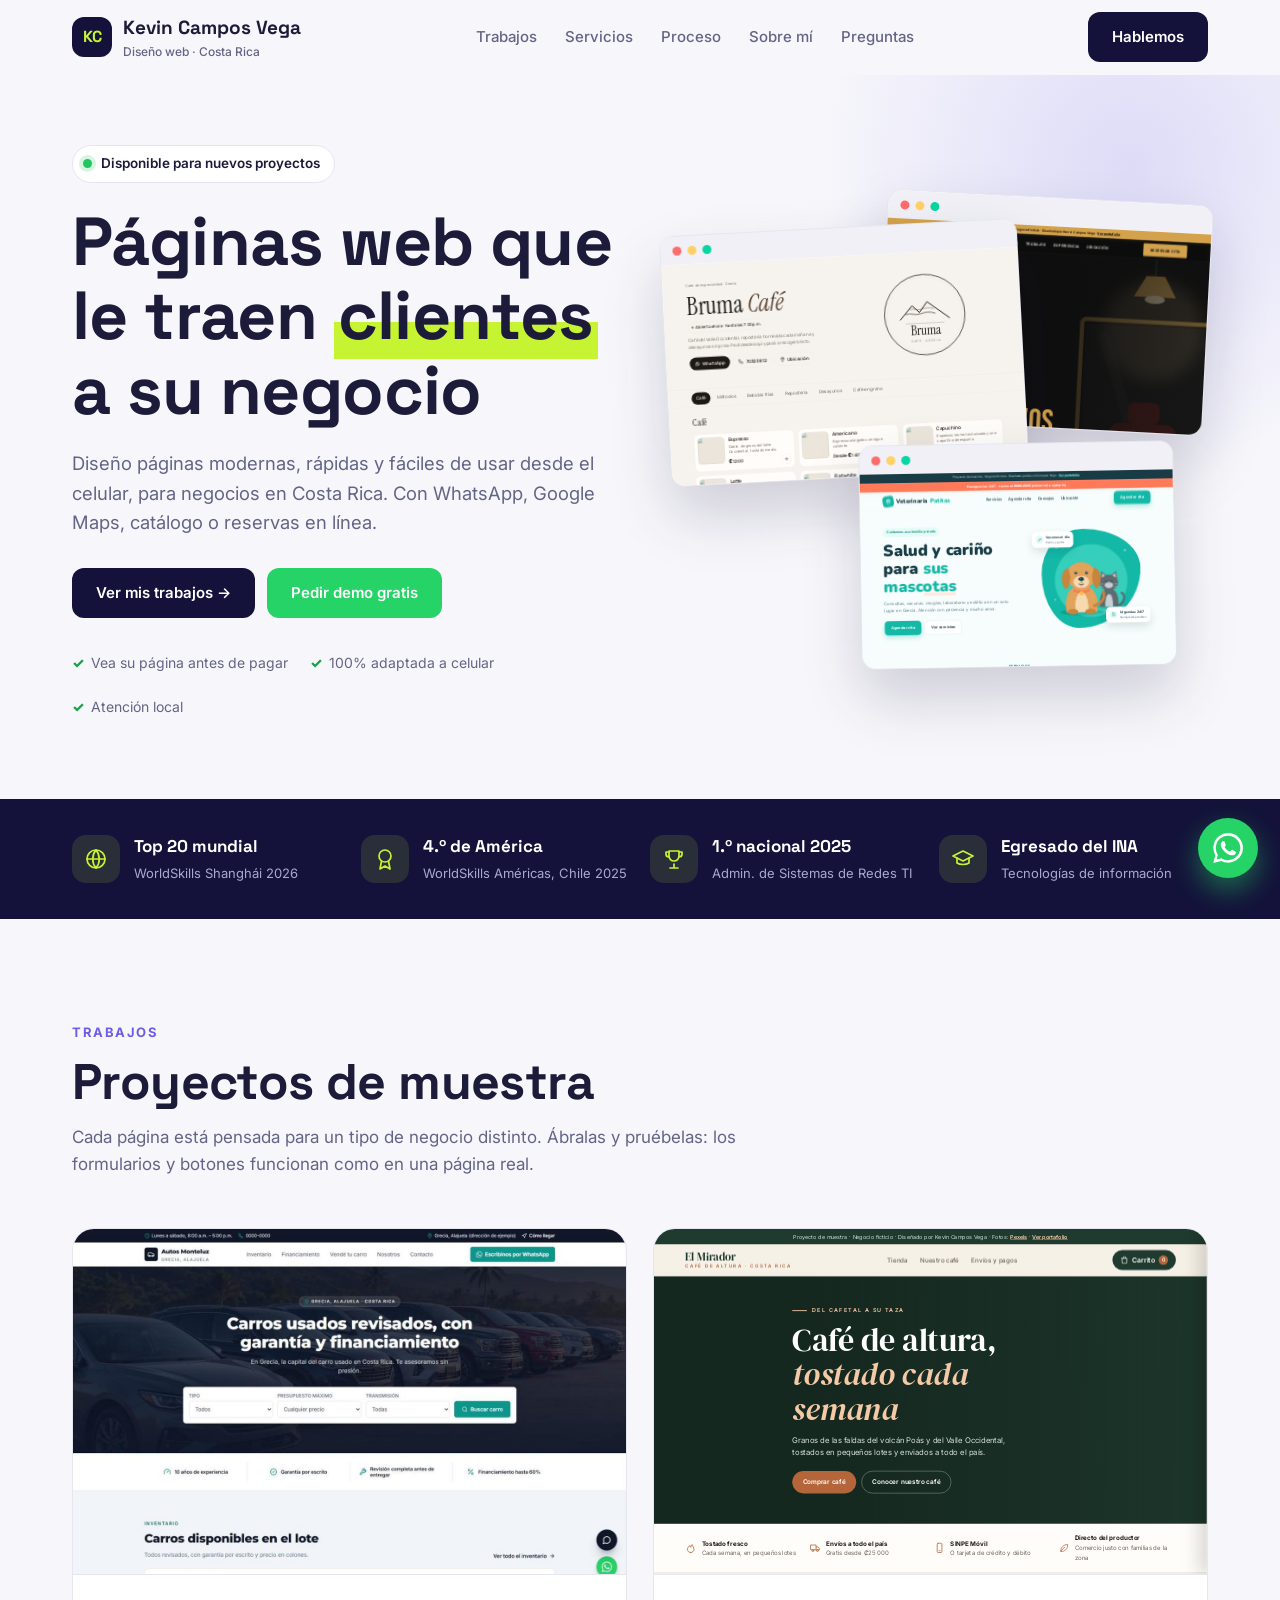
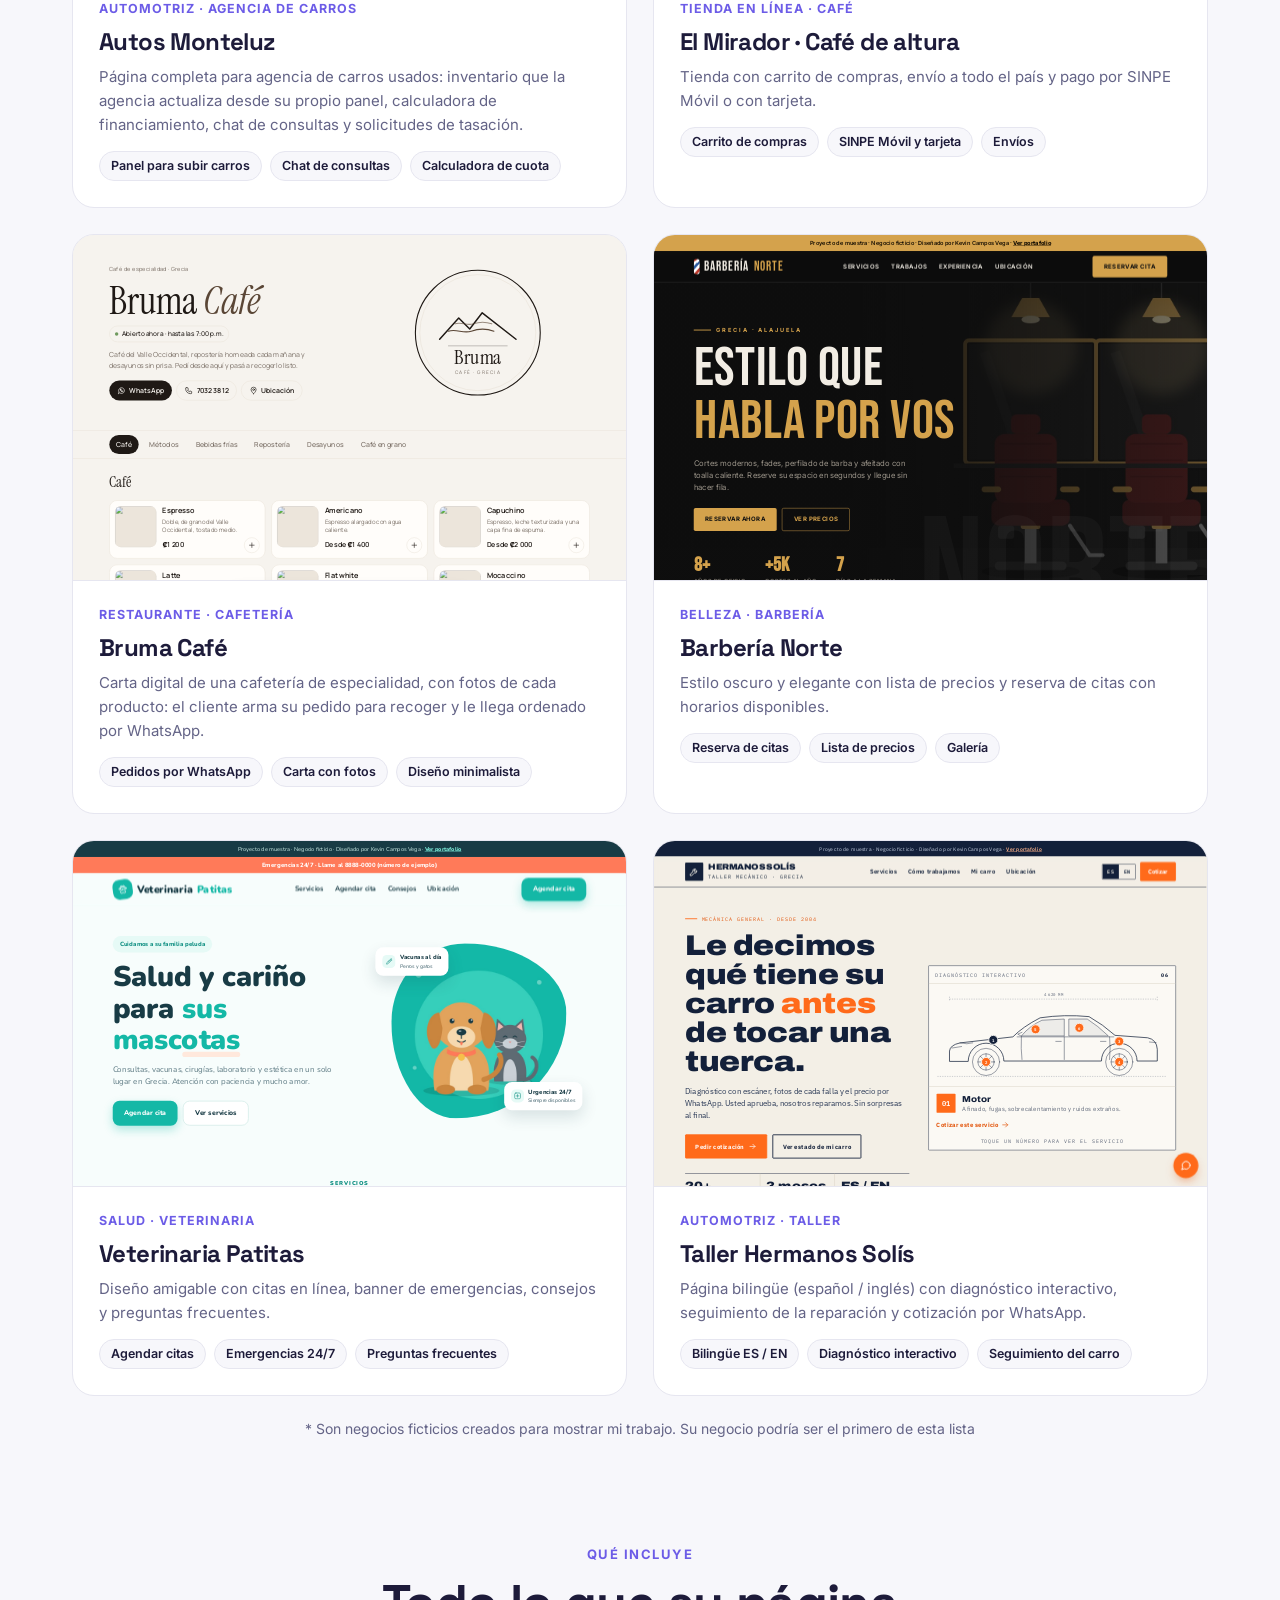
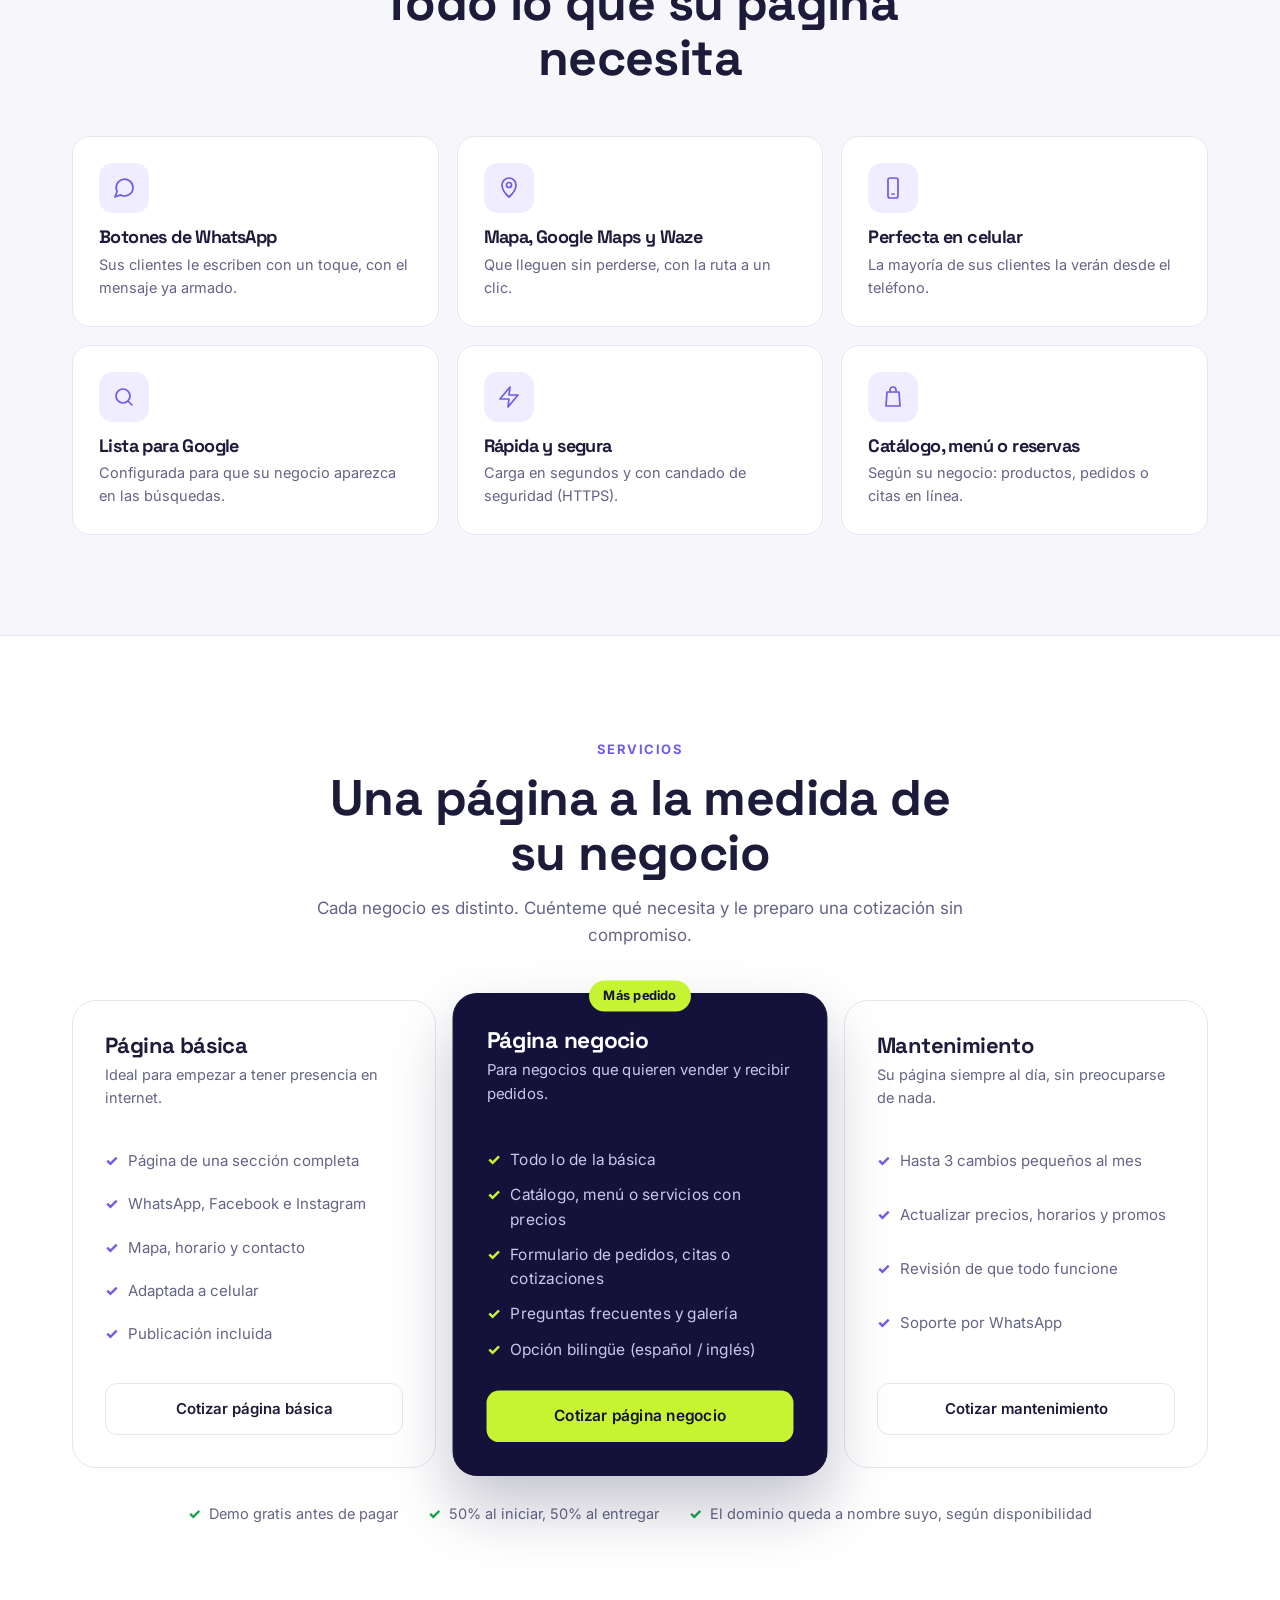
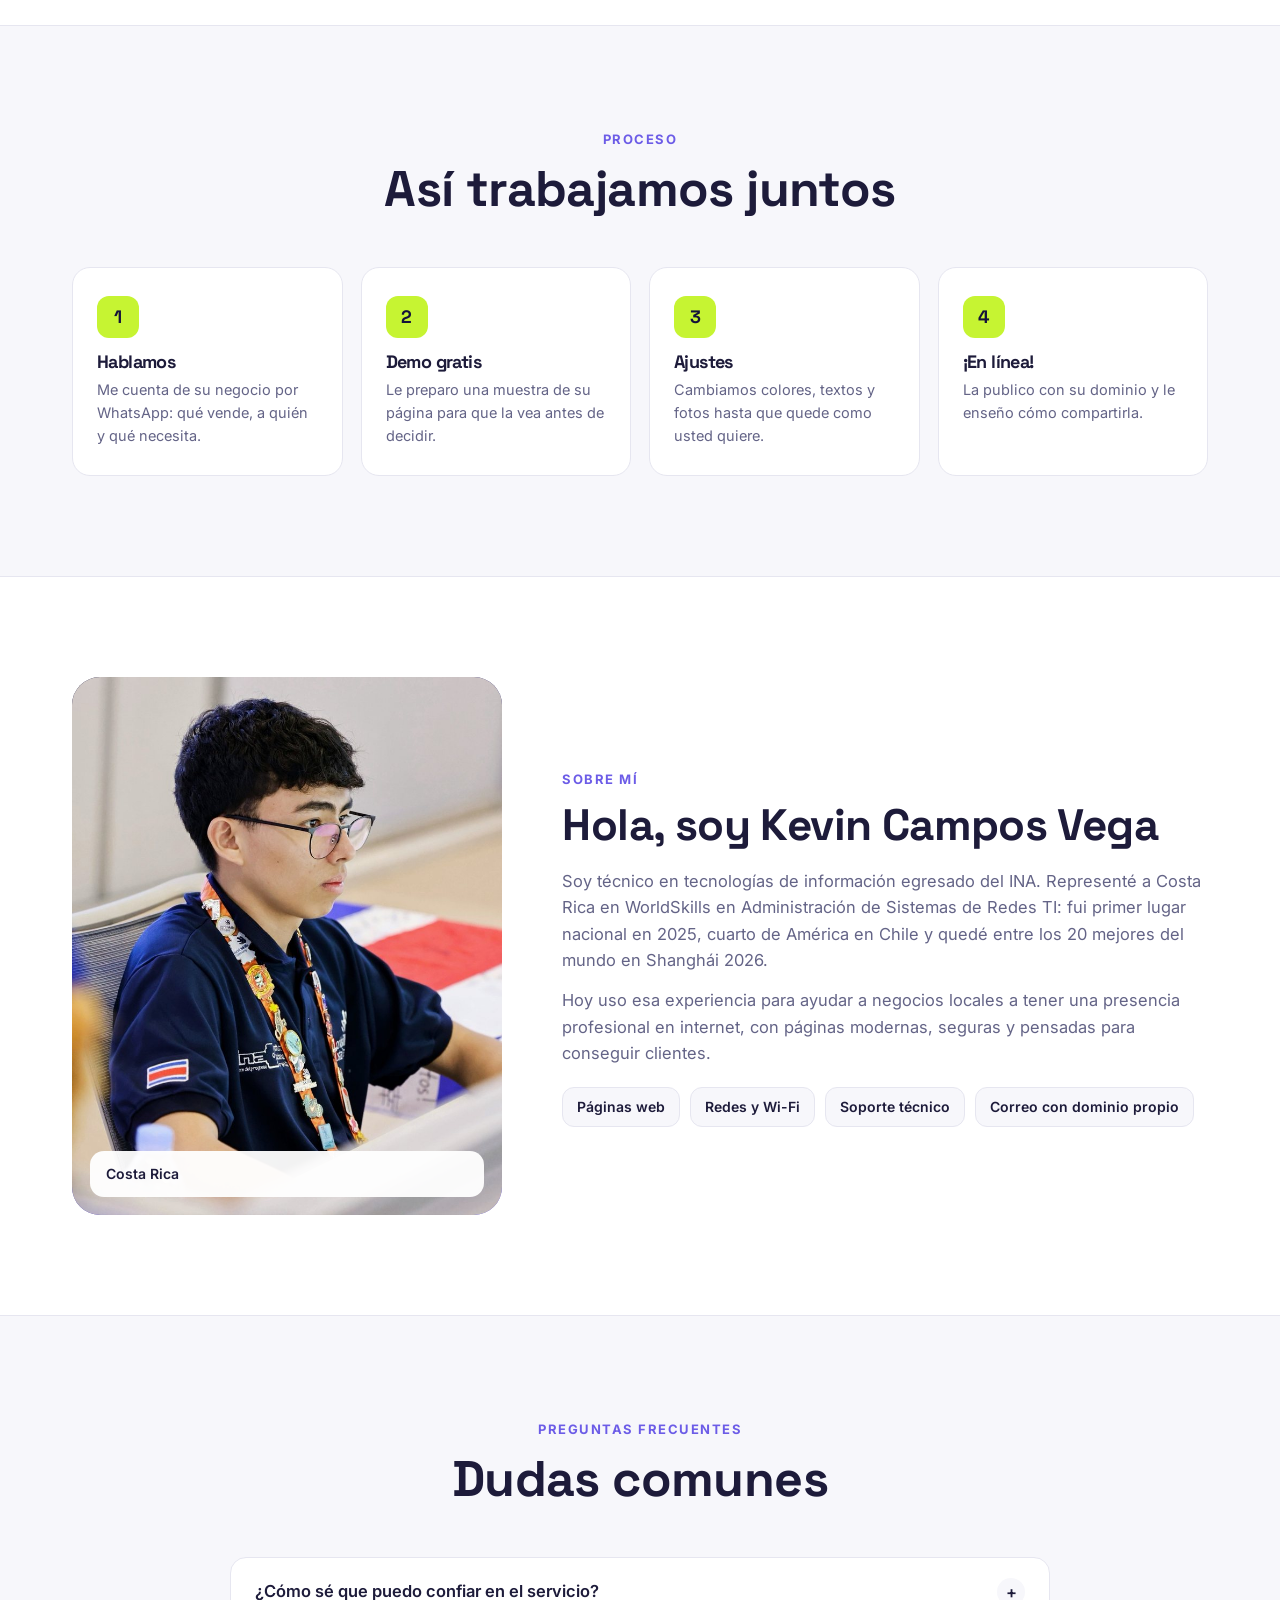
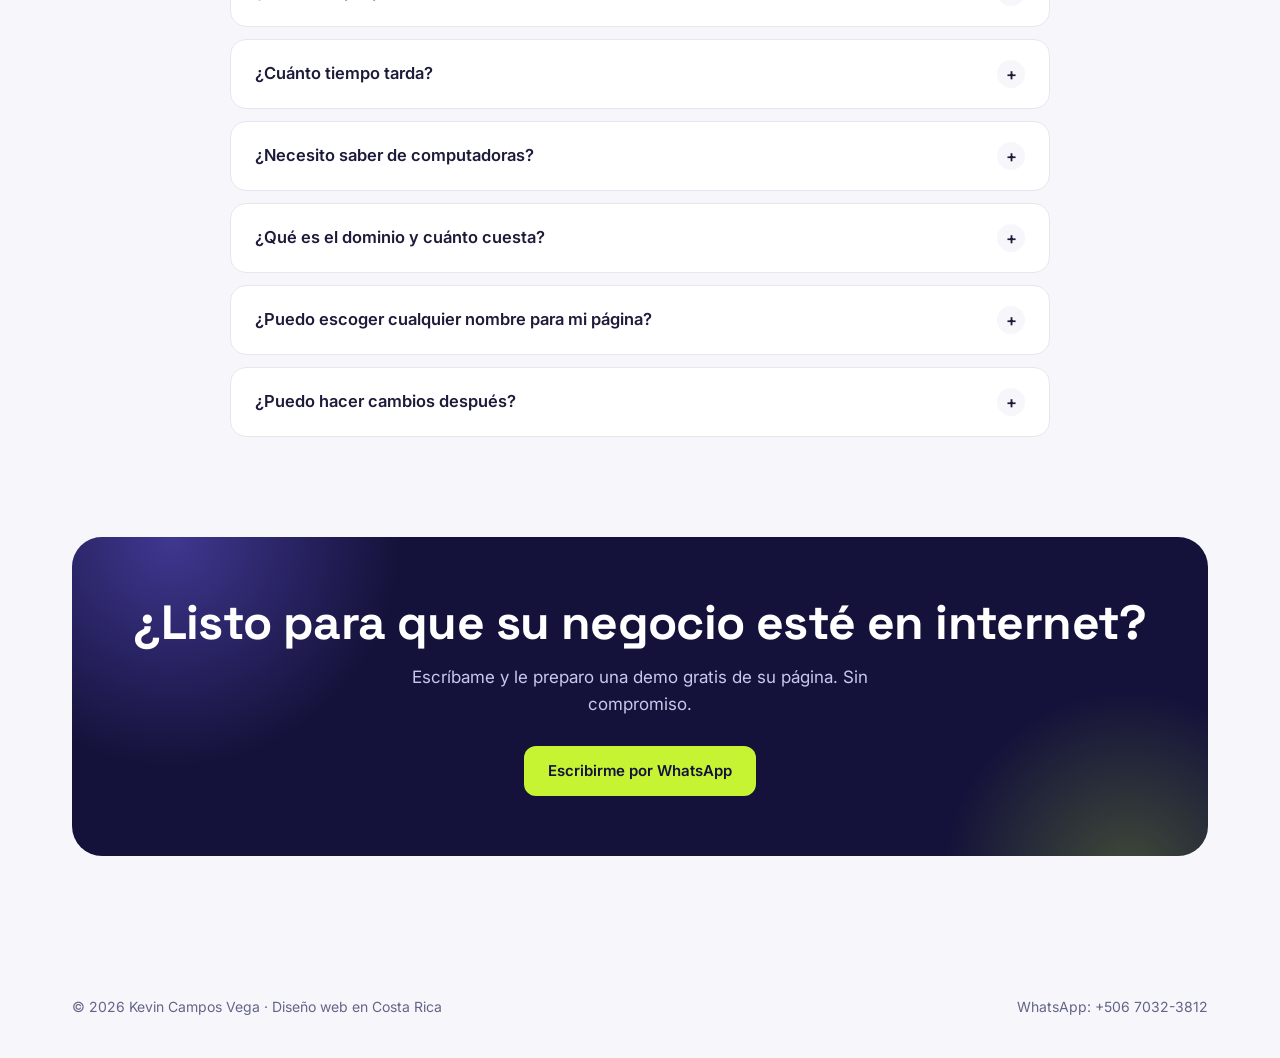
<file: index.html>
<!DOCTYPE html>
<html lang="es">
<head>
<meta charset="UTF-8">
<meta name="viewport" content="width=device-width, initial-scale=1.0">
<title>Kevin Campos Vega · Páginas web para negocios en Costa Rica</title>
<meta name="description" content="Diseño páginas web modernas para negocios en Costa Rica: WhatsApp, Google Maps, catálogo, reservas y más. Vea mis trabajos y pida su demo gratis.">
<meta property="og:title" content="Kevin Campos Vega · Páginas web para negocios">
<meta property="og:description" content="Páginas web modernas para negocios en Costa Rica. Pida su demo gratis.">
<meta name="theme-color" content="#14123a">
<link rel="preconnect" href="https://fonts.googleapis.com">
<link href="https://fonts.googleapis.com/css2?family=Space+Grotesk:wght@500;600;700&family=Inter:wght@400;500;600;700&display=swap" rel="stylesheet">
<style>
:root{--ink:#14123a;--ink2:#221f55;--violet:#6c5ce7;--lime:#c6f432;--txt:#1d1b3a;--muted:#646487;--bg:#f7f7fb;--card:#fff;--line:#e6e6f0}
*{box-sizing:border-box;margin:0;padding:0}
html{scroll-behavior:smooth;scroll-padding-top:84px}
body{font-family:Inter,sans-serif;background:var(--bg);color:var(--txt);line-height:1.6;-webkit-font-smoothing:antialiased}
h1,h2,h3,h4{font-family:"Space Grotesk",sans-serif;line-height:1.1;letter-spacing:-.6px}
a{color:inherit;text-decoration:none}button{font:inherit;cursor:pointer}
.wrap{max-width:1180px;margin:0 auto;padding:0 22px}
.rv{opacity:0;transform:translateY(24px);transition:opacity .7s,transform .7s}.rv.in{opacity:1;transform:none}

header{position:sticky;top:0;z-index:50;background:rgba(247,247,251,.85);backdrop-filter:blur(12px);border-bottom:1px solid transparent;transition:border-color .3s}
header.sc{border-color:var(--line)}
.nav{display:flex;justify-content:space-between;align-items:center;height:74px}
.logo{display:flex;align-items:center;gap:11px;font-family:"Space Grotesk";font-weight:700;font-size:19px}
.logo i{font-style:normal;width:40px;height:40px;border-radius:12px;background:var(--ink);color:var(--lime);display:grid;place-items:center;font-size:16px;font-weight:700;letter-spacing:-.5px}
.logo small{display:block;font-family:Inter;font-weight:500;font-size:12px;color:var(--muted);margin-top:-2px}
.menu{display:flex;gap:28px;list-style:none;font-weight:500;font-size:15px;color:var(--muted)}
.menu a:hover{color:var(--txt)}
.btn{display:inline-flex;align-items:center;justify-content:center;gap:9px;padding:13px 24px;border-radius:12px;font-weight:600;font-size:15px;border:0;transition:transform .15s,box-shadow .2s,background .2s}
.btn:hover{transform:translateY(-2px)}
.btn-ink{background:var(--ink);color:#fff}.btn-ink:hover{box-shadow:0 12px 26px rgba(20,18,58,.25)}
.btn-lime{background:var(--lime);color:var(--ink)}.btn-lime:hover{box-shadow:0 12px 26px rgba(198,244,50,.35)}
.btn-wa{background:#25d366;color:#fff}
.btn-ghost{background:#fff;border:1.5px solid var(--line);color:var(--txt)}
.burger{display:none;background:none;border:0;width:40px;height:40px}

.hero{padding:70px 0 80px;position:relative;overflow:hidden}
.hero::before{content:"";position:absolute;width:700px;height:700px;right:-200px;top:-260px;background:radial-gradient(circle,rgba(108,92,231,.18),transparent 65%)}
.hero-grid{display:grid;grid-template-columns:1fr 1fr;gap:50px;align-items:center;position:relative}
.avail{display:inline-flex;align-items:center;gap:9px;background:#fff;border:1px solid var(--line);padding:7px 14px 7px 10px;border-radius:999px;font-size:13.5px;font-weight:600;margin-bottom:22px}
.avail i{width:9px;height:9px;border-radius:50%;background:#22c55e;box-shadow:0 0 0 4px rgba(34,197,94,.18)}
.hero h1{font-size:clamp(40px,5.6vw,68px);margin-bottom:20px}
.hero h1 mark{background:linear-gradient(transparent 58%,var(--lime) 58%);color:inherit;padding:0 4px}
.hero p{font-size:18.5px;color:var(--muted);max-width:540px;margin-bottom:30px}
.ctas{display:flex;gap:12px;flex-wrap:wrap}
.mini-proof{display:flex;gap:22px;margin-top:34px;flex-wrap:wrap;font-size:14px;color:var(--muted)}
.mini-proof span{display:flex;align-items:center;gap:7px}
.stack{position:relative;height:470px}
.browser{position:absolute;background:#fff;border-radius:14px;box-shadow:0 30px 60px rgba(20,18,58,.18);overflow:hidden;border:1px solid var(--line);transition:transform .4s}
.browser .bar{height:28px;background:#f0f0f6;display:flex;align-items:center;gap:6px;padding:0 12px}
.browser .bar i{width:9px;height:9px;border-radius:50%;background:#d6d6e2}
.browser .bar i:first-child{background:#ff6b6b}.browser .bar i:nth-child(2){background:#ffd166}.browser .bar i:nth-child(3){background:#06d6a0}
.browser .view{position:relative;overflow:hidden}
.browser iframe{position:absolute;top:0;left:0;width:1280px;height:1600px;border:0;transform-origin:0 0;pointer-events:none}
.b1{width:66%;left:0;top:30px;z-index:2;transform:rotate(-3deg)}
.b2{width:60%;right:0;top:0;z-index:1;transform:rotate(3deg)}
.b3{width:58%;right:6%;bottom:0;z-index:3;transform:rotate(-1deg)}
.stack:hover .b1{transform:rotate(-5deg) translateX(-10px)}.stack:hover .b2{transform:rotate(5deg) translateX(10px)}

.creds{background:var(--ink);color:#fff;padding:34px 0}
.creds-g{display:grid;grid-template-columns:repeat(4,1fr);gap:20px}
.cr{display:flex;gap:14px;align-items:center}
.cr .ic{width:48px;height:48px;border-radius:14px;background:rgba(198,244,50,.12);display:grid;place-items:center;font-size:24px;flex-shrink:0}
.cr b{font-family:"Space Grotesk";font-size:17px;display:block}
.cr small{color:#a9a8d0;font-size:13px}

section{padding:100px 0}
.head{max-width:680px;margin-bottom:50px}
.head.c{text-align:center;margin-left:auto;margin-right:auto}
.kick{display:inline-block;font-weight:700;font-size:13px;letter-spacing:1.5px;text-transform:uppercase;color:var(--violet)}
.head h2{font-size:clamp(32px,4.2vw,50px);margin:10px 0 14px}
.head p{color:var(--muted);font-size:17px}

.works{display:grid;grid-template-columns:1fr 1fr;gap:26px}
.works .work:last-child:nth-child(odd){grid-column:1 / -1;justify-self:center;width:calc(50% - 13px)}
.work{background:var(--card);border:1px solid var(--line);border-radius:22px;overflow:hidden;transition:transform .3s,box-shadow .3s;display:flex;flex-direction:column}
.work:hover{transform:translateY(-6px);box-shadow:0 26px 50px rgba(20,18,58,.12)}
.work .shot{position:relative;aspect-ratio:16/10;overflow:hidden;background:#eee;border-bottom:1px solid var(--line)}
.work .shot iframe{position:absolute;top:0;left:0;width:1280px;height:800px;border:0;transform-origin:0 0;pointer-events:none}
.work .shot img{position:absolute;inset:0;width:100%;height:100%;object-fit:cover;object-position:top}
.work .shot::after{content:"Ver demo en vivo →";position:absolute;inset:0;background:rgba(20,18,58,.65);color:#fff;font-weight:700;display:grid;place-items:center;opacity:0;transition:opacity .3s}
.work:hover .shot::after{opacity:1}
.work .body{padding:24px 26px 26px;display:flex;flex-direction:column;gap:10px;flex:1}
.work .type{font-size:12.5px;font-weight:700;color:var(--violet);text-transform:uppercase;letter-spacing:1px}
.work h3{font-size:24px}
.work p{color:var(--muted);font-size:15px}
.tags{display:flex;gap:8px;flex-wrap:wrap;margin-top:4px}
.tags span{background:var(--bg);border:1px solid var(--line);padding:4px 11px;border-radius:999px;font-size:12.5px;font-weight:600}
.note{margin-top:22px;color:var(--muted);font-size:14px;text-align:center}

.feat{display:grid;grid-template-columns:repeat(3,1fr);gap:18px}
.f{background:#fff;border:1px solid var(--line);border-radius:18px;padding:26px}
.f .ic{width:50px;height:50px;border-radius:14px;background:#efedff;display:grid;place-items:center;font-size:24px;margin-bottom:14px}
.f h4{font-size:18px;margin-bottom:6px}.f p{color:var(--muted);font-size:14.5px}

.plans{display:grid;grid-template-columns:repeat(3,1fr);gap:22px;align-items:stretch}
.plan{background:#fff;border:1px solid var(--line);border-radius:24px;padding:32px;display:flex;flex-direction:column}
.plan.hot{background:var(--ink);color:#fff;border-color:var(--ink);position:relative;transform:scale(1.03);box-shadow:0 30px 60px rgba(20,18,58,.25)}
.plan.hot .muted,.plan.hot li{color:#c9c8ea}
.badge{position:absolute;top:-13px;left:50%;transform:translateX(-50%);background:var(--lime);color:var(--ink);font-weight:700;font-size:12.5px;padding:5px 14px;border-radius:999px}
.plan h3{font-size:22px}
.plan .muted{color:var(--muted);font-size:14.5px;margin:6px 0 18px}
.price{font-family:"Space Grotesk";font-weight:700;font-size:42px;letter-spacing:-1px}
.price small{font-size:15px;font-weight:500;color:var(--muted);letter-spacing:0}
.plan.hot .price small{color:#a9a8d0}
.plan ul{list-style:none;display:grid;gap:10px;margin:22px 0 28px;flex:1}
.plan li{display:flex;gap:10px;font-size:15px;color:var(--muted)}
.plan li::before{content:"✓";color:var(--violet);font-weight:800}
.plan.hot li::before{color:var(--lime)}
.plan .btn{width:100%}
.terms{display:flex;justify-content:center;gap:30px;flex-wrap:wrap;margin-top:34px;color:var(--muted);font-size:14.5px}
.terms span{display:flex;gap:8px;align-items:center}
@media(max-width:700px){.terms{flex-direction:column;align-items:flex-start;width:fit-content;max-width:100%;margin-left:auto;margin-right:auto;gap:14px}.terms span{align-items:flex-start;line-height:1.45}}

.steps{display:grid;grid-template-columns:repeat(4,1fr);gap:18px;counter-reset:s}
.step{position:relative;padding:28px 24px;background:#fff;border:1px solid var(--line);border-radius:18px}
.step::before{counter-increment:s;content:counter(s);width:42px;height:42px;border-radius:12px;background:var(--lime);color:var(--ink);display:grid;place-items:center;font-family:"Space Grotesk";font-weight:700;font-size:18px;margin-bottom:14px}
.step h4{font-size:18px;margin-bottom:6px}.step p{color:var(--muted);font-size:14.5px}

.about{background:#fff;border-top:1px solid var(--line);border-bottom:1px solid var(--line)}
.about-g{display:grid;grid-template-columns:.8fr 1.2fr;gap:60px;align-items:center}
.photo{aspect-ratio:4/5;border-radius:28px;background:linear-gradient(150deg,var(--ink),var(--violet));display:grid;place-items:center;color:var(--lime);font-family:"Space Grotesk";font-weight:700;font-size:110px;position:relative;overflow:hidden}
.photo img{position:absolute;inset:0;width:100%;height:100%;object-fit:cover;object-position:50% 20%}
.photo .tagp{position:absolute;bottom:18px;left:18px;right:18px;background:rgba(255,255,255,.95);color:var(--txt);border-radius:14px;padding:12px 16px;font-size:14px;font-weight:600;font-family:Inter;display:flex;gap:10px;align-items:center}
.about h2{font-size:clamp(30px,3.8vw,44px);margin:10px 0 18px}
.about p{color:var(--muted);font-size:16.5px;margin-bottom:14px}
.extra{display:flex;gap:10px;flex-wrap:wrap;margin-top:20px}
.extra span{background:var(--bg);border:1px solid var(--line);padding:8px 14px;border-radius:12px;font-size:14px;font-weight:600}

.faq{max-width:820px;margin:0 auto;display:grid;gap:12px}
.q{background:#fff;border:1px solid var(--line);border-radius:16px;overflow:hidden}
.q button{width:100%;background:none;border:0;padding:20px 24px;text-align:left;font-weight:600;font-size:16.5px;display:flex;justify-content:space-between;gap:16px;color:var(--txt)}
.q button i{font-style:normal;width:28px;height:28px;border-radius:50%;background:var(--bg);display:grid;place-items:center;flex-shrink:0;transition:transform .3s,background .3s}
.q.open button i{transform:rotate(45deg);background:var(--lime)}
.q .a{max-height:0;overflow:hidden;transition:max-height .35s}
.q .a p{padding:0 24px 20px;color:var(--muted)}

.cta{background:var(--ink);color:#fff;border-radius:30px;padding:60px;text-align:center;position:relative;overflow:hidden}
.cta::before{content:"";position:absolute;width:500px;height:500px;left:-150px;top:-250px;background:radial-gradient(circle,rgba(108,92,231,.5),transparent 65%)}
.cta::after{content:"";position:absolute;width:400px;height:400px;right:-120px;bottom:-220px;background:radial-gradient(circle,rgba(198,244,50,.25),transparent 65%)}
.cta *{position:relative;z-index:1}
.cta h2{font-size:clamp(30px,4.2vw,48px);margin-bottom:14px}
.cta p{color:#c9c8ea;font-size:17px;max-width:560px;margin:0 auto 28px}

footer{padding:40px 0;color:var(--muted);font-size:14px}
footer .wrap{display:flex;justify-content:space-between;gap:14px;flex-wrap:wrap}
.wa-fab{position:fixed;right:22px;bottom:22px;width:60px;height:60px;border-radius:50%;background:#25d366;display:grid;place-items:center;box-shadow:0 12px 28px rgba(37,211,102,.45);z-index:60;transition:transform .2s}
.wa-fab:hover{transform:scale(1.08)}

@media(max-width:980px){.hero-grid,.about-g{grid-template-columns:1fr}.stack{height:380px;max-width:560px;margin:0 auto;width:100%}.creds-g{grid-template-columns:1fr 1fr}.feat,.plans{grid-template-columns:1fr 1fr}.steps{grid-template-columns:1fr 1fr}.plan.hot{transform:none}
 .menu{display:none;position:absolute;top:74px;left:0;right:0;background:#fff;flex-direction:column;padding:22px;gap:16px;border-bottom:1px solid var(--line)}.menu.open{display:flex}.burger{display:grid;place-items:center}.photo{max-width:380px}}
@media(max-width:640px){.works,.feat,.plans,.steps,.creds-g{grid-template-columns:1fr}.works .work:last-child{width:auto}.nav .btn{display:none}.cta{padding:40px 24px}section{padding:76px 0}.stack{height:300px}}
@media(prefers-reduced-motion:reduce){*{transition:none!important}.rv{opacity:1;transform:none}}
.i{width:1em;height:1em;stroke:currentColor;fill:none;stroke-width:1.7;stroke-linecap:round;stroke-linejoin:round;flex-shrink:0;vertical-align:-.15em}
.creds .ic{color:var(--lime)}
.f .ic{color:var(--violet)}
.mini-proof span::before,.terms span::before{content:"✓";color:#16a34a;font-weight:800}
</style>
</head>
<body>
<svg width="0" height="0" style="position:absolute" aria-hidden="true"><symbol id="i-award" viewBox="0 0 24 24"><circle cx="12" cy="9" r="6"/><path d="m8.5 14-1.5 8 5-3 5 3-1.5-8"/></symbol><symbol id="i-bag" viewBox="0 0 24 24"><path d="M6 7h12l1 14H5L6 7z"/><path d="M9 7V5a3 3 0 0 1 6 0v2"/></symbol><symbol id="i-chat" viewBox="0 0 24 24"><path d="M21 11.5a8.4 8.4 0 0 1-12.4 7.4L3 21l2.1-5.6A8.4 8.4 0 1 1 21 11.5z"/></symbol><symbol id="i-globe" viewBox="0 0 24 24"><circle cx="12" cy="12" r="9"/><path d="M3 12h18M12 3a14 14 0 0 1 0 18M12 3a14 14 0 0 0 0 18"/></symbol><symbol id="i-grad" viewBox="0 0 24 24"><path d="m2 9 10-5 10 5-10 5-10-5z"/><path d="M6 11v5c3 2 9 2 12 0v-5"/></symbol><symbol id="i-mobile" viewBox="0 0 24 24"><rect x="7" y="2" width="10" height="20" rx="2"/><path d="M11 18h2"/></symbol><symbol id="i-pin" viewBox="0 0 24 24"><path d="M12 21s7-6 7-12a7 7 0 1 0-14 0c0 6 7 12 7 12z"/><circle cx="12" cy="9" r="2.5"/></symbol><symbol id="i-search" viewBox="0 0 24 24"><circle cx="11" cy="11" r="7"/><path d="m20 20-3.5-3.5"/></symbol><symbol id="i-trophy" viewBox="0 0 24 24"><path d="M8 21h8M12 17v4M7 4h10v5a5 5 0 0 1-10 0V4z"/><path d="M17 5h3v2a3 3 0 0 1-3 3M7 5H4v2a3 3 0 0 0 3 3"/></symbol><symbol id="i-zap" viewBox="0 0 24 24"><path d="M13 2 3 14h9l-1 8 10-12h-9l1-8z"/></symbol></svg>

<!-- ================================================================
  EDITE AQUÍ RÁPIDO:
  - Su número de WhatsApp: busque "50670323812" (aparece en el script al final)
  - Servicios: sección "paquetes"
  - Su foto: reemplace el archivo "foto.jpg" (formato vertical 4:5)
================================================================= -->

<header id="hdr"><div class="wrap nav">
  <a href="#" class="logo"><i>KC</i><div>Kevin Campos Vega<small>Diseño web · Costa Rica</small></div></a>
  <ul class="menu" id="menu">
    <li><a href="#trabajos">Trabajos</a></li><li><a href="#paquetes">Servicios</a></li><li><a href="#proceso">Proceso</a></li><li><a href="#sobre-mi">Sobre mí</a></li><li><a href="#faq">Preguntas</a></li>
  </ul>
  <a class="btn btn-ink" href="#" data-wa="Hola Kevin, vi tu portafolio y me interesa una página web para mi negocio.">Hablemos</a>
  <button class="burger" id="burger" aria-label="Menú"><svg width="24" height="24" viewBox="0 0 24 24" fill="none" stroke="#14123a" stroke-width="2.2" stroke-linecap="round"><path d="M4 7h16M4 12h16M4 17h16"/></svg></button>
</div></header>

<section class="hero"><div class="wrap hero-grid">
  <div class="rv">
    <span class="avail"><i></i>Disponible para nuevos proyectos</span>
    <h1>Páginas web que le traen <mark>clientes</mark> a su negocio</h1>
    <p>Diseño páginas modernas, rápidas y fáciles de usar desde el celular, para negocios en Costa Rica. Con WhatsApp, Google Maps, catálogo o reservas en línea.</p>
    <div class="ctas">
      <a href="#trabajos" class="btn btn-ink">Ver mis trabajos →</a>
      <a href="#" class="btn btn-wa" data-wa="Hola Kevin, quisiera una demo gratis de una página para mi negocio.">Pedir demo gratis</a>
    </div>
    <div class="mini-proof"><span>Vea su página antes de pagar</span><span>100% adaptada a celular</span><span>Atención local</span></div>
  </div>
  <div class="stack rv" aria-hidden="true">
    <div class="browser b2"><div class="bar"><i></i><i></i><i></i></div><div class="view"><iframe src="demos/barberia-norte/index.html" loading="lazy" tabindex="-1" title=""></iframe></div></div>
    <div class="browser b1"><div class="bar"><i></i><i></i><i></i></div><div class="view"><iframe src="demos/bruma-cafe/index.html" loading="lazy" tabindex="-1" title=""></iframe></div></div>
    <div class="browser b3"><div class="bar"><i></i><i></i><i></i></div><div class="view"><iframe src="demos/veterinaria-patitas/index.html" loading="lazy" tabindex="-1" title=""></iframe></div></div>
  </div>
</div></section>

<div class="creds"><div class="wrap creds-g">
  <div class="cr rv"><div class="ic"><svg class="i" aria-hidden="true"><use href="#i-globe"/></svg></div><div><b>Top 20 mundial</b><small>WorldSkills Shanghái 2026</small></div></div>
  <div class="cr rv"><div class="ic"><svg class="i" aria-hidden="true"><use href="#i-award"/></svg></div><div><b>4.º de América</b><small>WorldSkills Américas, Chile 2025</small></div></div>
  <div class="cr rv"><div class="ic"><svg class="i" aria-hidden="true"><use href="#i-trophy"/></svg></div><div><b>1.º nacional 2025</b><small>Admin. de Sistemas de Redes TI</small></div></div>
  <div class="cr rv"><div class="ic"><svg class="i" aria-hidden="true"><use href="#i-grad"/></svg></div><div><b>Egresado del INA</b><small>Tecnologías de información</small></div></div>
</div></div>

<section id="trabajos"><div class="wrap">
  <div class="head rv"><span class="kick">Trabajos</span><h2>Proyectos de muestra</h2><p>Cada página está pensada para un tipo de negocio distinto. Ábralas y pruébelas: los formularios y botones funcionan como en una página real.</p></div>
  <div class="works" id="works"></div>
  <p class="note rv">* Son negocios ficticios creados para mostrar mi trabajo. Su negocio podría ser el primero de esta lista </p>
</div></section>

<section style="padding-top:0"><div class="wrap">
  <div class="head c rv"><span class="kick">Qué incluye</span><h2>Todo lo que su página necesita</h2></div>
  <div class="feat">
    <div class="f rv"><div class="ic"><svg class="i" aria-hidden="true"><use href="#i-chat"/></svg></div><h4>Botones de WhatsApp</h4><p>Sus clientes le escriben con un toque, con el mensaje ya armado.</p></div>
    <div class="f rv"><div class="ic"><svg class="i" aria-hidden="true"><use href="#i-pin"/></svg></div><h4>Mapa, Google Maps y Waze</h4><p>Que lleguen sin perderse, con la ruta a un clic.</p></div>
    <div class="f rv"><div class="ic"><svg class="i" aria-hidden="true"><use href="#i-mobile"/></svg></div><h4>Perfecta en celular</h4><p>La mayoría de sus clientes la verán desde el teléfono.</p></div>
    <div class="f rv"><div class="ic"><svg class="i" aria-hidden="true"><use href="#i-search"/></svg></div><h4>Lista para Google</h4><p>Configurada para que su negocio aparezca en las búsquedas.</p></div>
    <div class="f rv"><div class="ic"><svg class="i" aria-hidden="true"><use href="#i-zap"/></svg></div><h4>Rápida y segura</h4><p>Carga en segundos y con candado de seguridad (HTTPS).</p></div>
    <div class="f rv"><div class="ic"><svg class="i" aria-hidden="true"><use href="#i-bag"/></svg></div><h4>Catálogo, menú o reservas</h4><p>Según su negocio: productos, pedidos o citas en línea.</p></div>
  </div>
</div></section>

<section id="paquetes" style="background:#fff;border-top:1px solid var(--line);border-bottom:1px solid var(--line)"><div class="wrap">
  <div class="head c rv"><span class="kick">Servicios</span><h2>Una página a la medida de su negocio</h2><p>Cada negocio es distinto. Cuénteme qué necesita y le preparo una cotización sin compromiso.</p></div>
  <div class="plans">
    <div class="plan rv"><h3>Página básica</h3><p class="muted">Ideal para empezar a tener presencia en internet.</p>
      <ul><li>Página de una sección completa</li><li>WhatsApp, Facebook e Instagram</li><li>Mapa, horario y contacto</li><li>Adaptada a celular</li><li>Publicación incluida</li></ul>
      <a href="#" class="btn btn-ghost" data-wa="Hola Kevin, quisiera una cotización de una página básica para mi negocio.">Cotizar página básica</a></div>
    <div class="plan hot rv"><span class="badge">Más pedido</span><h3>Página negocio</h3><p class="muted">Para negocios que quieren vender y recibir pedidos.</p>
      <ul><li>Todo lo de la básica</li><li>Catálogo, menú o servicios con precios</li><li>Formulario de pedidos, citas o cotizaciones</li><li>Preguntas frecuentes y galería</li><li>Opción bilingüe (español / inglés)</li></ul>
      <a href="#" class="btn btn-lime" data-wa="Hola Kevin, quisiera una cotización de una página para mi negocio con catálogo, pedidos o citas.">Cotizar página negocio</a></div>
    <div class="plan rv"><h3>Mantenimiento</h3><p class="muted">Su página siempre al día, sin preocuparse de nada.</p>
      <ul><li>Hasta 3 cambios pequeños al mes</li><li>Actualizar precios, horarios y promos</li><li>Revisión de que todo funcione</li><li>Soporte por WhatsApp</li></ul>
      <a href="#" class="btn btn-ghost" data-wa="Hola Kevin, quisiera una cotización del mantenimiento mensual de mi página.">Cotizar mantenimiento</a></div>
  </div>
  <div class="terms rv"><span>Demo gratis antes de pagar</span><span>50% al iniciar, 50% al entregar</span><span>El dominio queda a nombre suyo, según disponibilidad</span></div>
</div></section>

<section id="proceso"><div class="wrap">
  <div class="head c rv"><span class="kick">Proceso</span><h2>Así trabajamos juntos</h2></div>
  <div class="steps">
    <div class="step rv"><h4>Hablamos</h4><p>Me cuenta de su negocio por WhatsApp: qué vende, a quién y qué necesita.</p></div>
    <div class="step rv"><h4>Demo gratis</h4><p>Le preparo una muestra de su página para que la vea antes de decidir.</p></div>
    <div class="step rv"><h4>Ajustes</h4><p>Cambiamos colores, textos y fotos hasta que quede como usted quiere.</p></div>
    <div class="step rv"><h4>¡En línea!</h4><p>La publico con su dominio y le enseño cómo compartirla.</p></div>
  </div>
</div></section>

<section class="about" id="sobre-mi"><div class="wrap about-g">
  <div class="photo rv">
    <img src="foto.jpg" alt="Kevin Campos Vega en WorldSkills, con la camisa del INA y la bandera de Costa Rica">
    <div class="tagp">Costa Rica</div>
  </div>
  <div class="rv">
    <span class="kick">Sobre mí</span>
    <h2>Hola, soy Kevin Campos Vega</h2>
    <p>Soy técnico en tecnologías de información egresado del INA. Representé a Costa Rica en WorldSkills en Administración de Sistemas de Redes TI: fui primer lugar nacional en 2025, cuarto de América en Chile y quedé entre los 20 mejores del mundo en Shanghái 2026.</p>
    <p>Hoy uso esa experiencia para ayudar a negocios locales a tener una presencia profesional en internet, con páginas modernas, seguras y pensadas para conseguir clientes.</p>
    <div class="extra"><span>Páginas web</span><span>Redes y Wi-Fi</span><span>Soporte técnico</span><span>Correo con dominio propio</span></div>
  </div>
</div></section>

<section id="faq"><div class="wrap">
  <div class="head c rv"><span class="kick">Preguntas frecuentes</span><h2>Dudas comunes</h2></div>
  <div class="faq rv" id="faqList"></div>
</div></section>

<section style="padding-top:0"><div class="wrap">
  <div class="cta rv">
    <h2>¿Listo para que su negocio esté en internet?</h2>
    <p>Escríbame y le preparo una demo gratis de su página. Sin compromiso.</p>
    <a href="#" class="btn btn-lime" data-wa="Hola Kevin, quisiera una demo gratis de una página para mi negocio.">Escribirme por WhatsApp</a>
  </div>
</div></section>

<footer><div class="wrap"><span>© <span id="yr"></span> Kevin Campos Vega · Diseño web en Costa Rica</span><span>WhatsApp: <a href="https://wa.me/50670323812" target="_blank" rel="noopener">+506 7032-3812</a></span></div></footer>

<a class="wa-fab" href="#" data-wa="Hola Kevin, vi tu portafolio y me interesa una página web para mi negocio." aria-label="WhatsApp"><svg width="30" height="30" viewBox="0 0 24 24" fill="#fff"><path d="M17.5 14.4c-.3-.1-1.7-.8-2-.9-.3-.1-.5-.1-.7.1-.2.3-.8.9-.9 1.1-.2.2-.3.2-.6.1-.3-.1-1.2-.5-2.3-1.4-.9-.8-1.4-1.7-1.6-2-.2-.3 0-.5.1-.6l.4-.5c.2-.2.2-.3.3-.5.1-.2 0-.4 0-.5l-.9-2.2c-.2-.6-.5-.5-.7-.5h-.6c-.2 0-.5.1-.8.4-.3.3-1 1-1 2.5s1.1 2.9 1.2 3.1c.1.2 2.1 3.2 5.1 4.5.7.3 1.3.5 1.7.6.7.2 1.4.2 1.9.1.6-.1 1.7-.7 2-1.4.2-.7.2-1.3.2-1.4-.1-.1-.3-.2-.6-.3zM12 21.8c-1.8 0-3.5-.5-5-1.4l-.4-.2-3.7 1 1-3.6-.2-.4A9.8 9.8 0 1 1 12 21.8zM20.5 3.5A11.8 11.8 0 0 0 1.9 17.7L.2 24l6.4-1.7A11.8 11.8 0 0 0 24 12c0-3.2-1.2-6.2-3.5-8.5z"/></svg></a>

<script>
/* ===== CONFIGURACIÓN ===== */
const WHATSAPP = "50670323812";   // su número con 506 adelante
const TRABAJOS = [
  {url:"https://monteluz-motor-hub.base44.app/",img:"img/autos-monteluz.jpg",tipo:"Automotriz · Agencia de carros",n:"Autos Monteluz",d:"Página completa para agencia de carros usados: inventario que la agencia actualiza desde su propio panel, calculadora de financiamiento, chat de consultas y solicitudes de tasación.",tags:["Panel para subir carros","Chat de consultas","Calculadora de cuota"]},
  {url:"demos/cafe-el-mirador/",tipo:"Tienda en línea · Café",n:"El Mirador · Café de altura",d:"Tienda con carrito de compras, envío a todo el país y pago por SINPE Móvil o con tarjeta.",tags:["Carrito de compras","SINPE Móvil y tarjeta","Envíos"]},
  {url:"demos/bruma-cafe/",tipo:"Restaurante · Cafetería",n:"Bruma Café",d:"Carta digital de una cafetería de especialidad, con fotos de cada producto: el cliente arma su pedido para recoger y le llega ordenado por WhatsApp.",tags:["Pedidos por WhatsApp","Carta con fotos","Diseño minimalista"]},
  {url:"demos/barberia-norte/",tipo:"Belleza · Barbería",n:"Barbería Norte",d:"Estilo oscuro y elegante con lista de precios y reserva de citas con horarios disponibles.",tags:["Reserva de citas","Lista de precios","Galería"]},
  {url:"demos/veterinaria-patitas/",tipo:"Salud · Veterinaria",n:"Veterinaria Patitas",d:"Diseño amigable con citas en línea, banner de emergencias, consejos y preguntas frecuentes.",tags:["Agendar citas","Emergencias 24/7","Preguntas frecuentes"]},
  {url:"demos/taller-hermanos-solis/",tipo:"Automotriz · Taller",n:"Taller Hermanos Solís",d:"Página bilingüe (español / inglés) con diagnóstico interactivo, seguimiento de la reparación y cotización por WhatsApp.",tags:["Bilingüe ES / EN","Diagnóstico interactivo","Seguimiento del carro"]}
];
const PREGUNTAS = [
  ["¿Cómo sé que puedo confiar en el servicio?","Usted ve una demo de su página antes de pagar un solo colón. Luego paga solo el 50% para empezar y el resto cuando la página ya está lista y a su gusto. Además, el dominio queda registrado a nombre suyo, no al mío."],
  ["¿Cuánto tiempo tarda?","Una página básica suele estar lista en pocos días. Las páginas con catálogo, reservas o dos idiomas pueden tardar un poco más, según cuánta información haya que preparar."],
  ["¿Necesito saber de computadoras?","Para nada. Usted me manda la información y las fotos por WhatsApp y yo me encargo de todo: diseño, publicación y configuración."],
  ["¿Qué es el dominio y cuánto cuesta?","Es el nombre de su página, por ejemplo minegocio.com. Se paga una vez al año directamente al proveedor, a nombre suyo, y el precio depende de la terminación (.com, .cr, .co.cr). Le explico las opciones y le ayudo a comprarlo."],
  ["¿Puedo escoger cualquier nombre para mi página?","Depende de que esté disponible: cada dominio es único, y si otra persona ya lo registró no se puede usar. Antes de empezar reviso si el nombre que usted quiere está libre. Si ya está ocupado, le propongo alternativas parecidas, por ejemplo con otra terminación (.cr o .co.cr), agregando la ciudad (minegociogrecia.com) o con una variación del nombre."],
  ["¿Puedo hacer cambios después?","Claro. Con el plan de mantenimiento los cambios pequeños están incluidos cada mes. Si no tiene el plan, se cotizan por aparte."]
];
/* ========================= */

const wa = m => `https://wa.me/${WHATSAPP}?text=${encodeURIComponent(m)}`;
document.querySelectorAll("[data-wa]").forEach(a=>{a.href=wa(a.dataset.wa);a.target="_blank";a.rel="noopener"});

document.getElementById("works").innerHTML = TRABAJOS.map(t=>`
  <a class="work rv" href="${t.img ? t.url : t.url+"index.html"}" target="_blank" rel="noopener">
    <div class="shot">${t.img
      ? `<img src="${t.img}" alt="Vista previa de ${t.n}" loading="lazy">`
      : `<iframe src="${t.url}index.html" tabindex="-1" title="Vista previa de ${t.n}"></iframe>`}</div>
    <div class="body"><span class="type">${t.tipo}</span><h3>${t.n}</h3><p>${t.d}</p><div class="tags">${t.tags.map(x=>`<span>${x}</span>`).join("")}</div></div>
  </a>`).join("");

const fl=document.getElementById("faqList");
fl.innerHTML=PREGUNTAS.map(([q,a])=>`<div class="q"><button>${q}<i>+</i></button><div class="a"><p>${a}</p></div></div>`).join("");
fl.onclick=e=>{const b=e.target.closest("button");if(!b)return;const q=b.parentElement,a=q.querySelector(".a"),o=q.classList.toggle("open");a.style.maxHeight=o?a.scrollHeight+"px":0};

/* Escala las vistas previas para que quepan en su recuadro */
function fit(){
  document.querySelectorAll(".work .shot, .browser .view").forEach(box=>{
    const ifr=box.querySelector("iframe"); if(!ifr) return; const s=box.clientWidth/1280;
    ifr.style.transform=`scale(${s})`;
    if(box.classList.contains("view")) box.style.height=(box.clientWidth*0.62)+"px";
  });
}
addEventListener("resize",fit); fit();

const io=new IntersectionObserver(es=>es.forEach(e=>{if(e.isIntersecting){e.target.classList.add("in");io.unobserve(e.target)}}),{threshold:.12});
document.querySelectorAll(".rv").forEach(el=>io.observe(el));

const menu=document.getElementById("menu");
document.getElementById("burger").onclick=()=>menu.classList.toggle("open");
menu.querySelectorAll("a").forEach(a=>a.onclick=()=>menu.classList.remove("open"));
addEventListener("scroll",()=>document.getElementById("hdr").classList.toggle("sc",scrollY>10),{passive:true});
document.getElementById("yr").textContent=new Date().getFullYear();
</script>
</body>
</html>
</file>
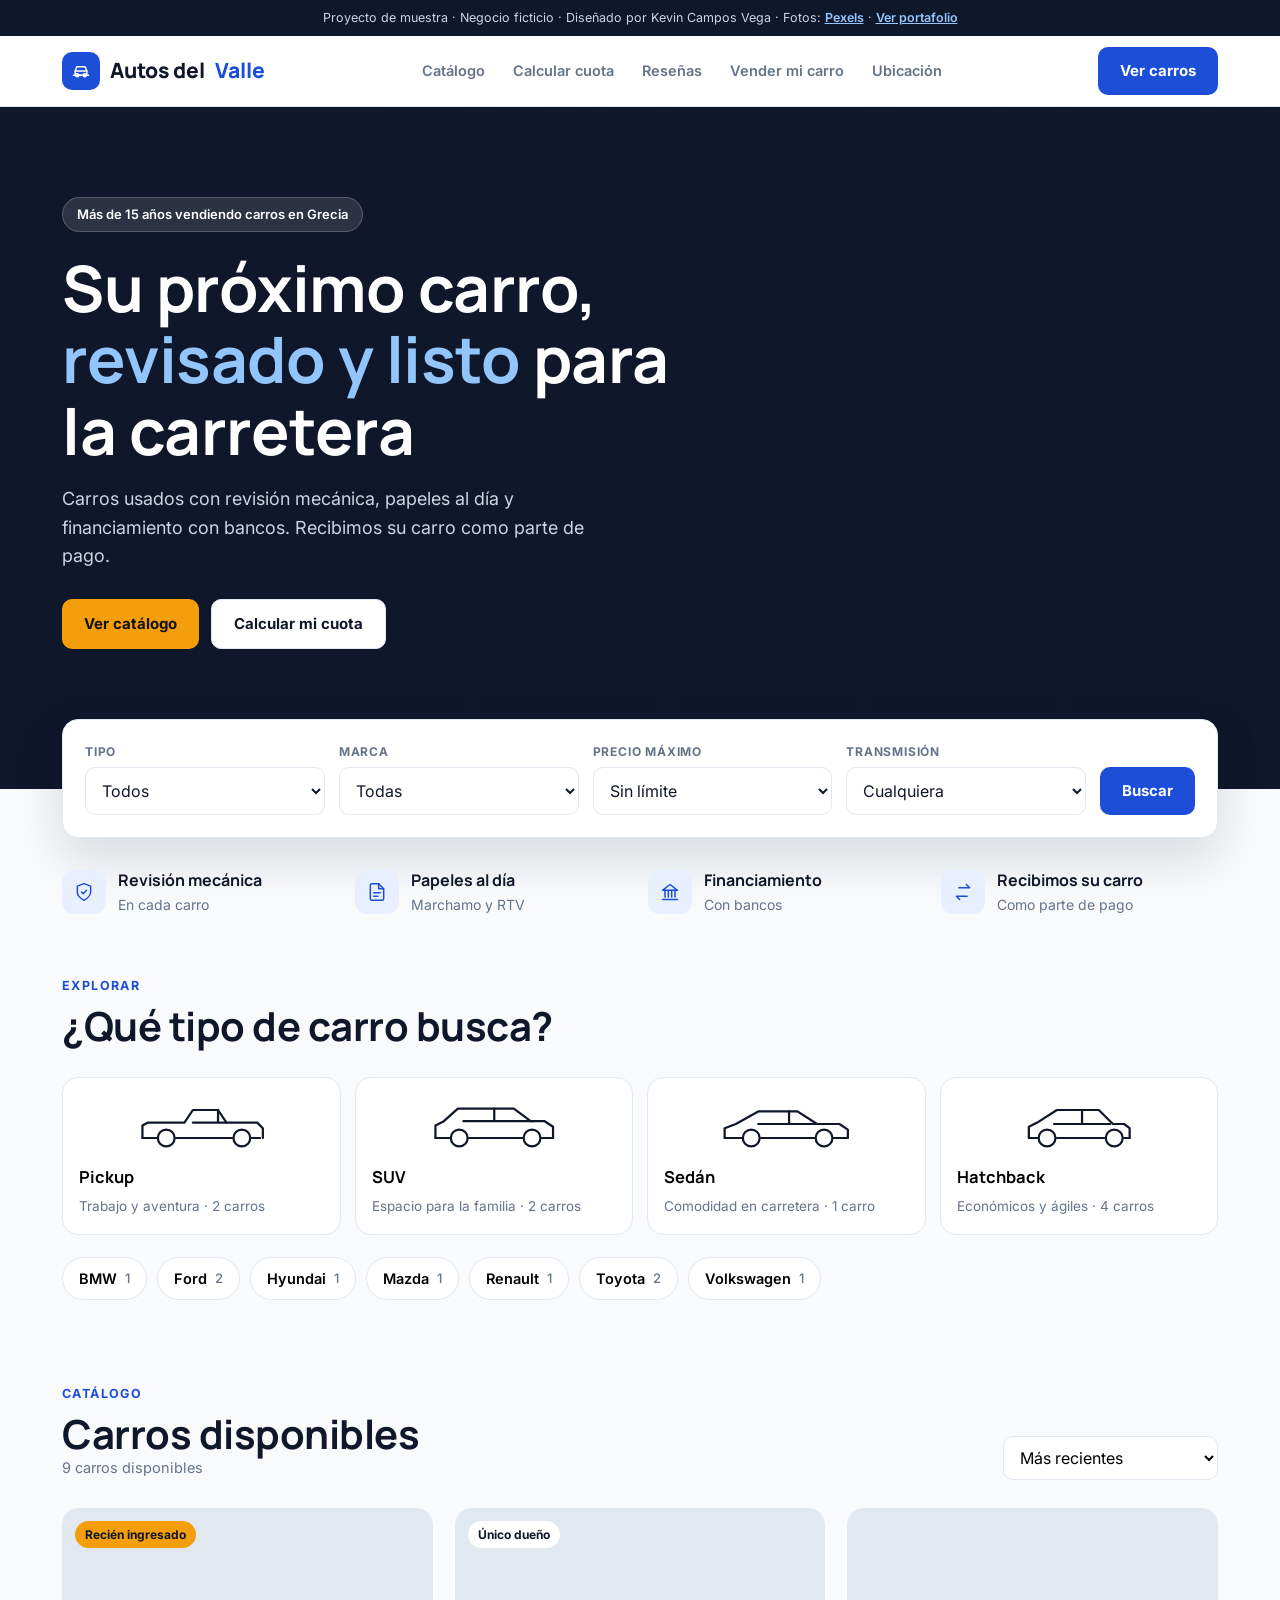
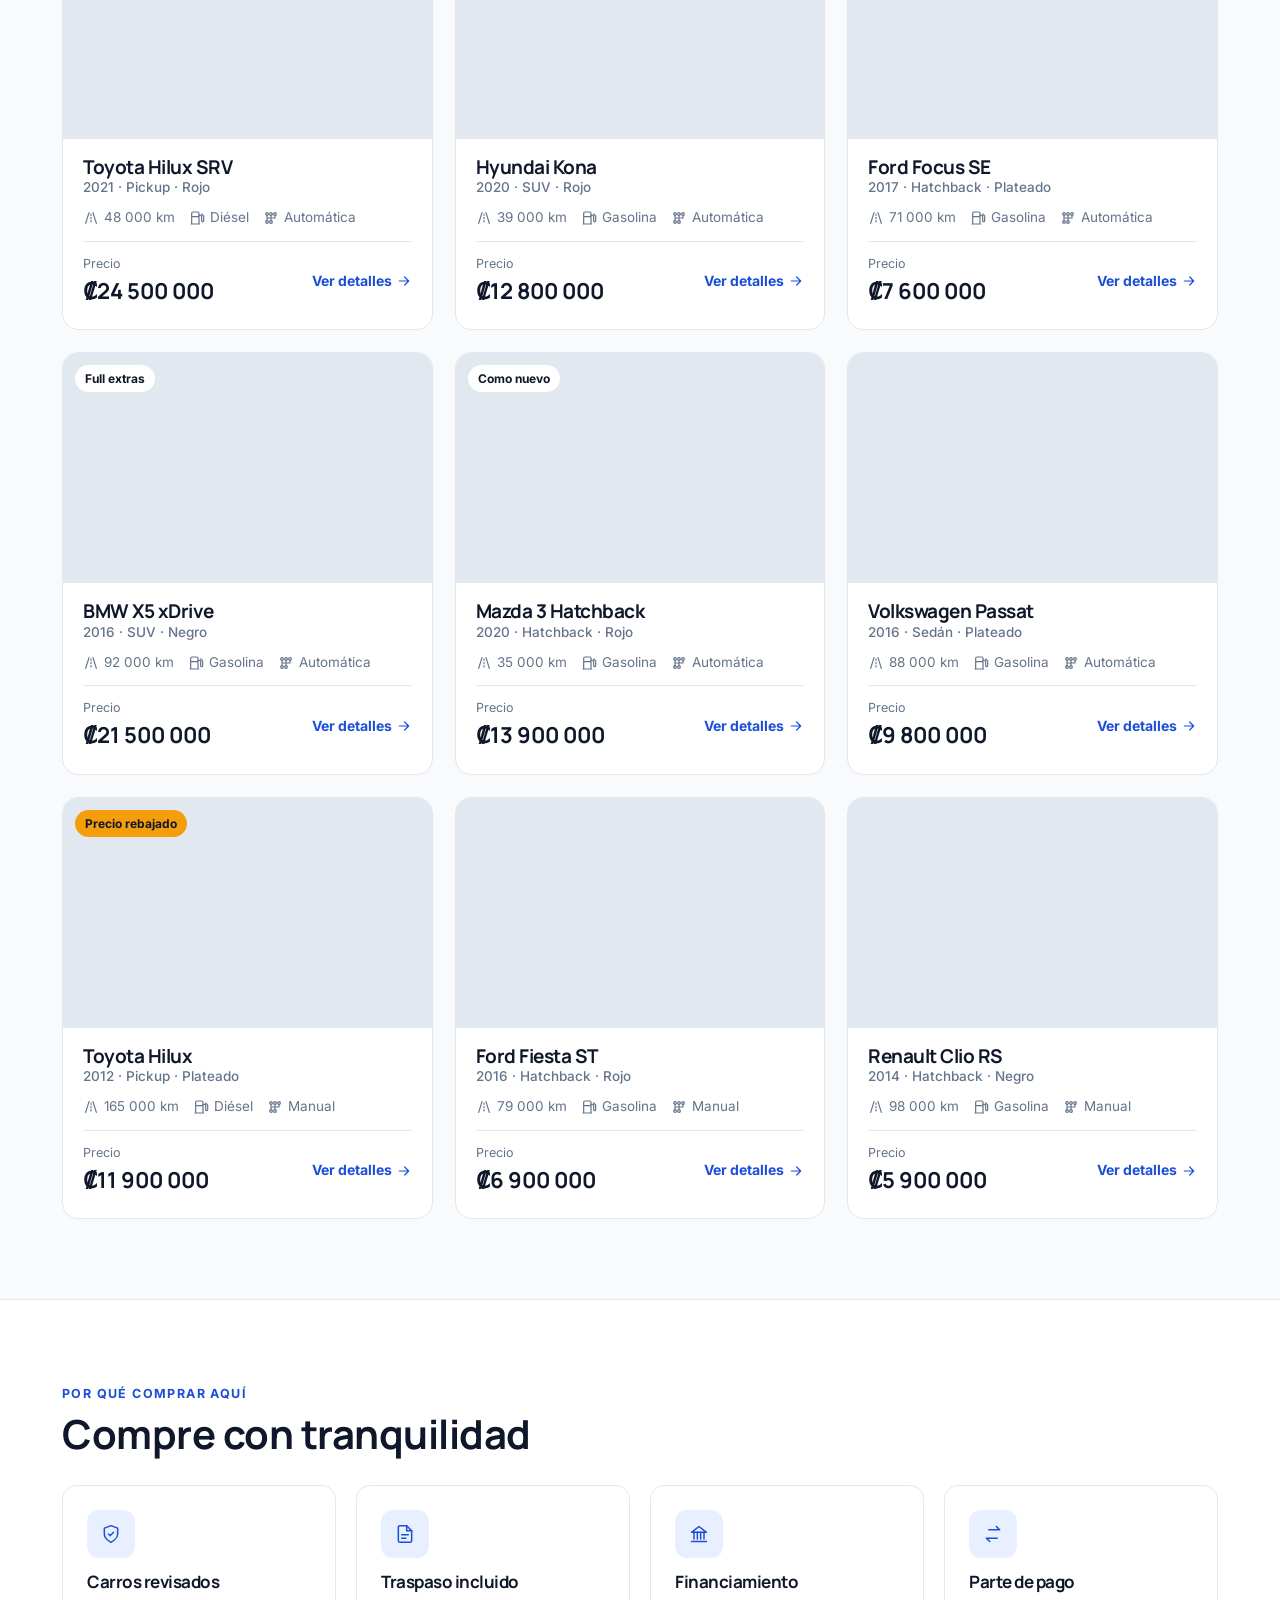
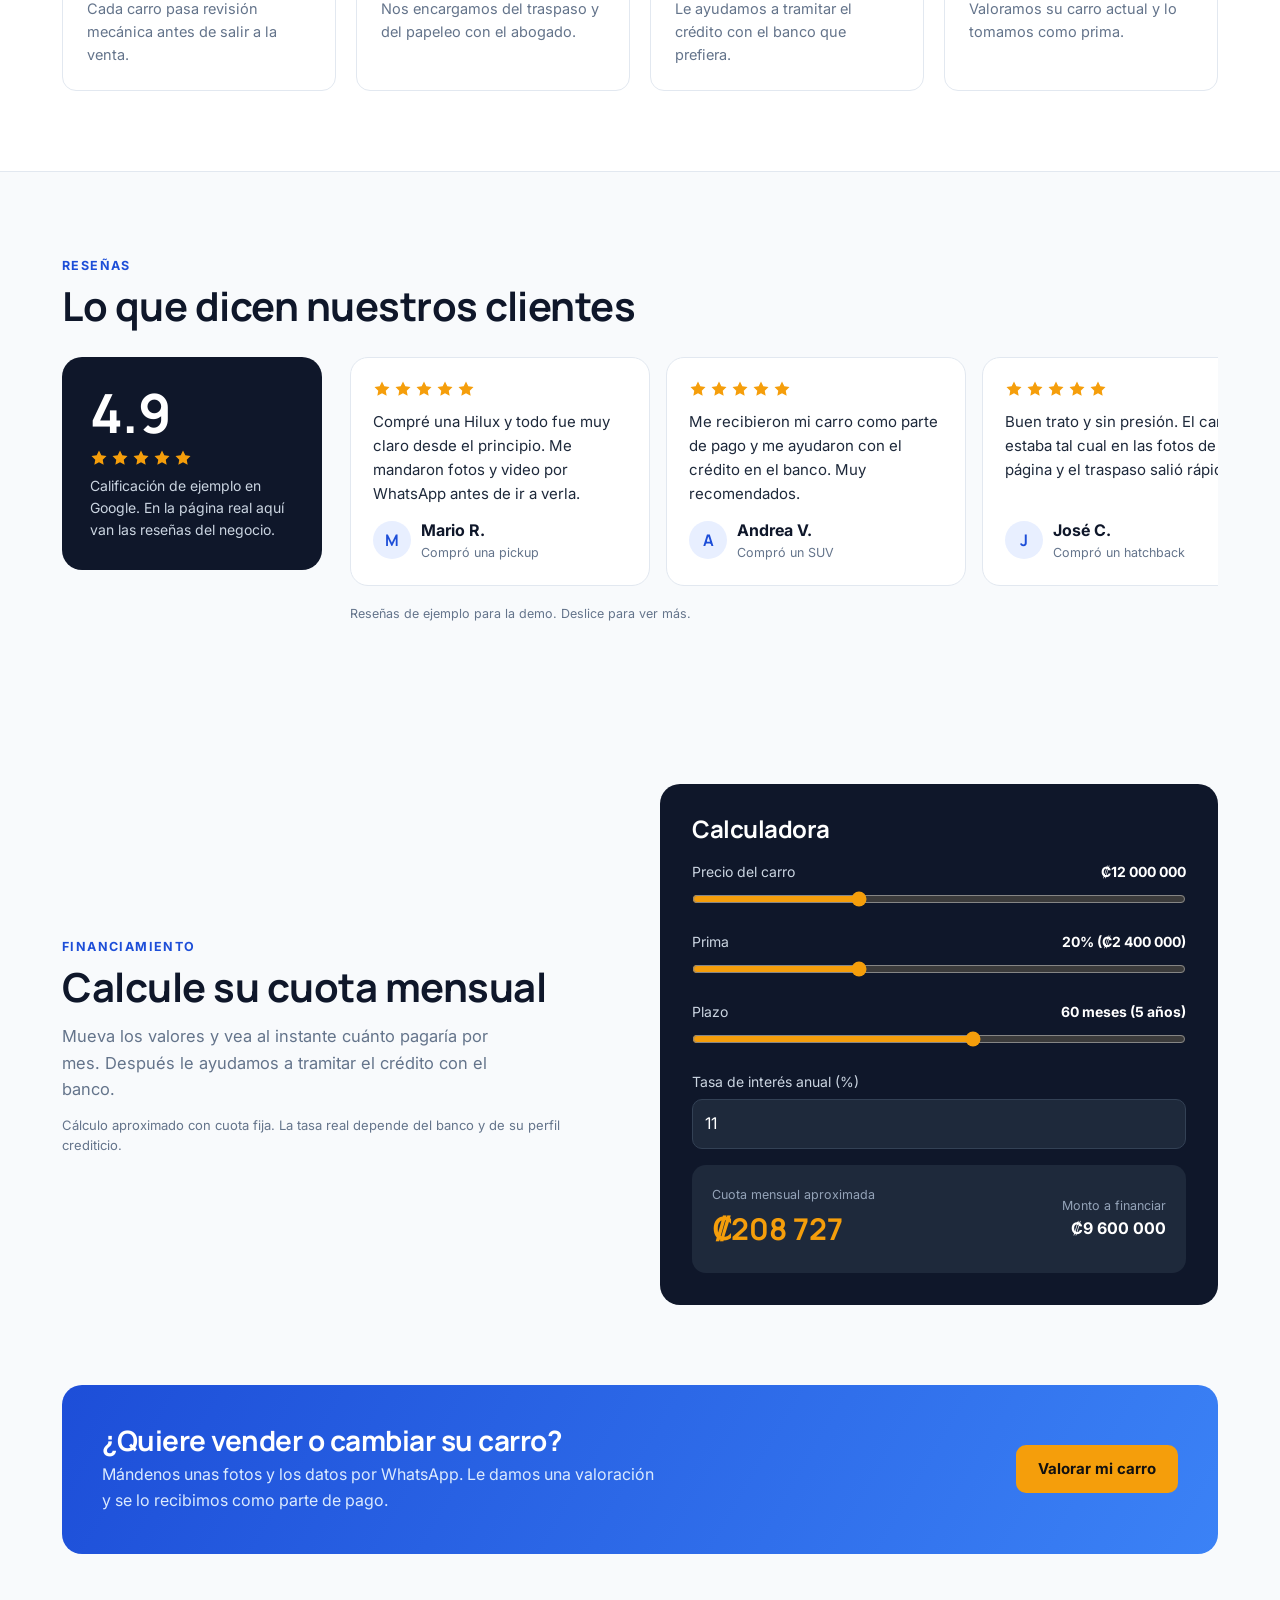
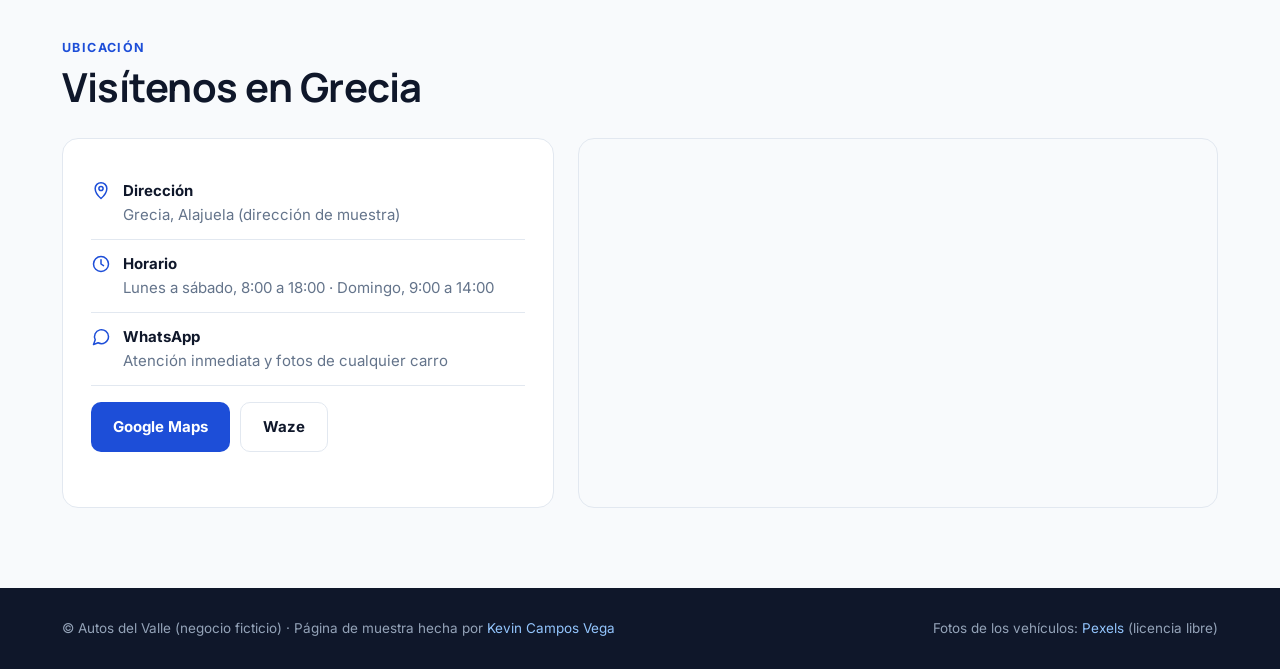
<file: demos/autos-del-valle/index.html>
<!DOCTYPE html>
<html lang="es">
<head>
<meta charset="UTF-8">
<meta name="viewport" content="width=device-width, initial-scale=1.0">
<title>Autos del Valle | Carros usados en Grecia (demo)</title>
<meta name="description" content="Demo de página web para una agencia de carros usados: catálogo con filtros, ficha de cada carro, calculadora de cuota y contacto por WhatsApp.">
<link rel="preconnect" href="https://fonts.googleapis.com">
<link href="https://fonts.googleapis.com/css2?family=Manrope:wght@500;600;700;800&family=Inter:wght@400;500;600;700&display=swap" rel="stylesheet">
<style>
:root{--ink:#0f172a;--ink2:#1e293b;--blue:#1d4ed8;--blue-d:#1e40af;--sky:#e8efff;--amber:#f59e0b;--muted:#64748b;--line:#e2e8f0;--bg:#f8fafc;--ok:#16a34a}
*{box-sizing:border-box;margin:0;padding:0}
html{scroll-behavior:smooth;scroll-padding-top:80px}
body{font-family:Inter,sans-serif;background:var(--bg);color:var(--ink);line-height:1.6}
h1,h2,h3,h4{font-family:Manrope,sans-serif;line-height:1.12;letter-spacing:-.5px}
a{color:inherit;text-decoration:none}button,input,select{font:inherit}button{cursor:pointer}
.wrap{max-width:1200px;margin:0 auto;padding:0 22px}
.i{width:20px;height:20px;stroke:currentColor;fill:none;stroke-width:1.8;stroke-linecap:round;stroke-linejoin:round;flex-shrink:0}
.demo-badge{background:var(--ink);color:#cbd5e1;font-size:12.5px;text-align:center;padding:8px}
.demo-badge a{color:#93c5fd;font-weight:600;text-decoration:underline}

header{position:sticky;top:0;z-index:40;background:rgba(255,255,255,.95);backdrop-filter:blur(8px);border-bottom:1px solid var(--line)}
.nav{display:flex;justify-content:space-between;align-items:center;height:70px}
.logo{display:flex;align-items:center;gap:10px;font-family:Manrope;font-weight:800;font-size:21px}
.logo i{width:38px;height:38px;border-radius:10px;background:var(--blue);color:#fff;display:grid;place-items:center}
.logo span{color:var(--blue)}
.nav ul{display:flex;gap:28px;list-style:none;font-weight:600;font-size:14.5px;color:var(--muted)}
.nav ul a:hover{color:var(--ink)}
.btn{display:inline-flex;align-items:center;justify-content:center;gap:8px;padding:12px 22px;border-radius:10px;font-weight:700;font-size:15px;border:0;transition:background .2s,transform .15s}
.btn:hover{transform:translateY(-1px)}
.btn-b{background:var(--blue);color:#fff}.btn-b:hover{background:var(--blue-d)}
.btn-w{background:#fff;color:var(--ink);border:1.5px solid var(--line)}
.btn-wa{background:#16a34a;color:#fff}.btn-wa:hover{background:#15803d}
.btn-a{background:var(--amber);color:#111}

.hero{position:relative;color:#fff;overflow:hidden;background:var(--ink)}
.hero .bg{position:absolute;inset:0;background:linear-gradient(90deg,rgba(15,23,42,.94) 30%,rgba(15,23,42,.35)),var(--img) center/cover no-repeat}
.hero .wrap{position:relative;padding-top:90px;padding-bottom:140px}
.hero small{display:inline-block;background:rgba(255,255,255,.12);border:1px solid rgba(255,255,255,.2);padding:6px 14px;border-radius:999px;font-weight:600;font-size:13px;margin-bottom:20px}
.hero h1{font-size:clamp(38px,5.4vw,64px);max-width:640px;margin-bottom:18px}
.hero h1 span{color:#93c5fd}
.hero p{color:#cbd5e1;font-size:18px;max-width:540px;margin-bottom:28px}
.hero .ctas{display:flex;gap:12px;flex-wrap:wrap}

.search{margin-top:-70px;position:relative;z-index:5}
.sbox{background:#fff;border-radius:16px;box-shadow:0 20px 50px rgba(15,23,42,.14);padding:22px;display:grid;grid-template-columns:repeat(4,1fr) auto;gap:14px;align-items:end;border:1px solid var(--line)}
.f label{display:block;font-size:12px;font-weight:700;color:var(--muted);text-transform:uppercase;letter-spacing:.8px;margin-bottom:6px}
.f select{width:100%;padding:12px;border:1.5px solid var(--line);border-radius:10px;background:#fff;color:var(--ink)}
.f select:focus{outline:none;border-color:var(--blue)}

.stats{display:grid;grid-template-columns:repeat(4,1fr);gap:16px;margin-top:30px}
.st{display:flex;gap:12px;align-items:center;color:var(--muted);font-size:14px}
.st .ic{width:44px;height:44px;border-radius:12px;background:var(--sky);color:var(--blue);display:grid;place-items:center}
.st b{display:block;color:var(--ink);font-family:Manrope;font-size:16px}

section{padding:80px 0}
.head{display:flex;justify-content:space-between;align-items:end;gap:20px;margin-bottom:28px;flex-wrap:wrap}
.head small{color:var(--blue);font-weight:700;text-transform:uppercase;letter-spacing:1.4px;font-size:12.5px}
.head h2{font-size:clamp(28px,3.6vw,40px);margin-top:6px}
.count{color:var(--muted);font-size:14.5px}
.sort{padding:10px 12px;border:1.5px solid var(--line);border-radius:10px;background:#fff}

.grid{display:grid;grid-template-columns:repeat(3,1fr);gap:22px}
.car{background:#fff;border:1px solid var(--line);border-radius:16px;overflow:hidden;display:flex;flex-direction:column;transition:transform .2s,box-shadow .2s;cursor:pointer}
.car:hover{transform:translateY(-4px);box-shadow:0 18px 40px rgba(15,23,42,.1)}
.car .ph{aspect-ratio:16/10;background:#e2e8f0 center/cover no-repeat;position:relative}
.tag{position:absolute;top:12px;left:12px;background:#fff;color:var(--ink);font-size:12px;font-weight:700;padding:4px 10px;border-radius:999px}
.tag.hot{background:var(--amber)}
.car .b{padding:18px 20px 20px;display:flex;flex-direction:column;gap:12px;flex:1}
.car h3{font-size:19px}
.car h3 small{display:block;font-family:Inter;font-weight:500;color:var(--muted);font-size:13.5px;letter-spacing:0;margin-top:2px}
.specs{display:flex;gap:14px;flex-wrap:wrap;color:var(--muted);font-size:13.5px}
.specs span{display:flex;align-items:center;gap:5px}
.specs .i{width:16px;height:16px}
.pr{display:flex;justify-content:space-between;align-items:center;margin-top:auto;padding-top:12px;border-top:1px solid var(--line)}
.pr b{font-family:Manrope;font-size:22px}
.pr small{display:block;color:var(--muted);font-size:12.5px}
.pr .go{color:var(--blue);font-weight:700;font-size:14px;display:flex;align-items:center;gap:4px}
.empty{grid-column:1/-1;text-align:center;color:var(--muted);padding:40px}

.why{background:#fff;border-top:1px solid var(--line);border-bottom:1px solid var(--line)}
.wg{display:grid;grid-template-columns:repeat(4,1fr);gap:20px}
.w{padding:24px;border:1px solid var(--line);border-radius:14px}
.w .ic{width:48px;height:48px;border-radius:12px;background:var(--sky);color:var(--blue);display:grid;place-items:center;margin-bottom:14px}
.w h4{font-size:17px;margin-bottom:6px}.w p{color:var(--muted);font-size:14.5px}

.calc{display:grid;grid-template-columns:1fr 1fr;gap:40px;align-items:center}
.cbox{background:var(--ink);color:#fff;border-radius:20px;padding:32px}
.cbox h3{font-size:24px;margin-bottom:18px}
.row{margin-bottom:16px}
.row label{display:flex;justify-content:space-between;font-size:14px;color:#cbd5e1;margin-bottom:6px}
.row label b{color:#fff}
.row input[type=range]{width:100%;accent-color:var(--amber)}
.row input[type=number]{width:100%;padding:11px 12px;border-radius:10px;border:1px solid #334155;background:#1e293b;color:#fff}
.res{background:#1e293b;border-radius:14px;padding:20px;margin-top:6px;display:flex;justify-content:space-between;align-items:center;gap:12px}
.res b{font-family:Manrope;font-size:30px;color:var(--amber)}
.res small{color:#94a3b8;font-size:12.5px;display:block}
.note{color:var(--muted);font-size:13px;margin-top:12px}

.sell{background:linear-gradient(120deg,var(--blue),#3b82f6);color:#fff;border-radius:20px;padding:40px;display:flex;justify-content:space-between;align-items:center;gap:24px;flex-wrap:wrap}
.sell h3{font-size:28px;margin-bottom:6px}.sell p{color:#dbeafe;max-width:560px}

.loc{display:grid;grid-template-columns:1fr 1.3fr;gap:24px}
.lc{background:#fff;border:1px solid var(--line);border-radius:16px;padding:28px}
.lr{display:flex;gap:12px;padding:12px 0;border-bottom:1px solid var(--line);color:var(--muted);font-size:15px}
.lr:last-child{border:0}
.lr .i{color:var(--blue);margin-top:2px}
.lr b{color:var(--ink);display:block}
.map{border-radius:16px;overflow:hidden;border:1px solid var(--line);min-height:360px}
.map iframe{width:100%;height:100%;min-height:360px;border:0}
footer{background:var(--ink);color:#94a3b8;padding:30px 0;font-size:13.5px}
footer .wrap{display:flex;justify-content:space-between;gap:12px;flex-wrap:wrap}
footer a{color:#93c5fd}

.modal{position:fixed;inset:0;background:rgba(15,23,42,.6);display:none;place-items:center;z-index:100;padding:16px;overflow:auto}
.modal.open{display:grid}
.mb{background:#fff;border-radius:18px;max-width:880px;width:100%;overflow:hidden;display:grid;grid-template-columns:1.15fr 1fr}
.mb .ph{background:#e2e8f0 center/cover no-repeat;min-height:340px}
.mb .in{padding:28px;display:flex;flex-direction:column;gap:14px}
.mb h3{font-size:26px}
.mb .price{font-family:Manrope;font-weight:800;font-size:30px;color:var(--blue)}
.tbl{width:100%;border-collapse:collapse;font-size:14.5px}
.tbl td{padding:7px 0;border-bottom:1px solid var(--line)}
.tbl td:last-child{text-align:right;font-weight:600}
.x{position:absolute;top:14px;right:14px;width:40px;height:40px;border-radius:50%;border:0;background:#fff;box-shadow:0 6px 16px rgba(0,0,0,.2);display:grid;place-items:center}
.demo{background:#fff;border-radius:18px;max-width:440px;width:100%;padding:28px}
.demo h3{font-size:24px}.demo p{color:var(--muted);font-size:14.5px;margin:6px 0 14px}
.bubble{background:#dcf8c6;border-radius:12px 12px 2px 12px;padding:14px;font-size:14px;white-space:pre-wrap;margin-bottom:18px}

@media(max-width:980px){.grid{grid-template-columns:1fr 1fr}.sbox{grid-template-columns:1fr 1fr}.stats,.wg{grid-template-columns:1fr 1fr}.calc,.loc{grid-template-columns:1fr}.mb{grid-template-columns:1fr}.mb .ph{min-height:240px}.nav ul{display:none}}
@media(max-width:600px){.grid,.sbox,.stats,.wg{grid-template-columns:1fr}.nav .btn{display:none}.sell{padding:28px}}

/* explorar por tipo y marca */
.explore{padding-top:56px;padding-bottom:0}
.types{display:grid;grid-template-columns:repeat(4,1fr);gap:14px}
.ty{background:#fff;border:1px solid var(--line);border-radius:16px;padding:18px 16px 16px;text-align:left;display:flex;flex-direction:column;gap:6px;transition:.2s}
.ty:hover,.ty.on{border-color:var(--blue);box-shadow:0 10px 26px -14px rgba(29,78,216,.45);transform:translateY(-2px)}
.ty.on{background:var(--sky)}
.ty svg{width:100%;height:56px;stroke:var(--ink);fill:none;stroke-width:1.6;stroke-linecap:round;stroke-linejoin:round;margin-bottom:6px}
.ty b{font-family:Manrope,sans-serif;font-size:16.5px}.ty span{color:var(--muted);font-size:13.5px}
.brands{display:flex;flex-wrap:wrap;gap:10px;margin-top:22px}
.br{background:#fff;border:1px solid var(--line);border-radius:999px;padding:9px 16px;font-weight:600;font-size:14.5px;display:flex;gap:8px;align-items:center;transition:.2s}
.br em{font-style:normal;color:var(--muted);font-weight:500;font-size:13px}
.br:hover,.br.on{border-color:var(--blue);color:var(--blue)}.br.on{background:var(--sky)}
.clear{color:var(--blue);font-weight:600;font-size:14px;background:none;border:0;padding:9px 6px;display:none}
.clear.show{display:inline-block}
/* reseñas */
.rv-wrap{display:grid;grid-template-columns:260px minmax(0,1fr);gap:28px;align-items:start}.rv-wrap>*{min-width:0}
.score{background:var(--ink);color:#fff;border-radius:20px;padding:28px}
.score b{font-family:Manrope,sans-serif;font-size:54px;line-height:1;display:block}
.score p{color:#cbd5e1;font-size:14px;margin-top:8px}
.stars{display:flex;gap:3px;color:var(--amber)}.stars svg{width:18px;height:18px;fill:currentColor;stroke:none}
.rvs{display:flex;gap:16px;overflow-x:auto;scroll-snap-type:x mandatory;padding-bottom:8px;scrollbar-width:thin}
.rvc{flex:0 0 300px;scroll-snap-align:start;background:#fff;border:1px solid var(--line);border-radius:18px;padding:22px;display:flex;flex-direction:column;gap:12px}
.rvc p{color:var(--ink2);font-size:15px}
.rvc .who{display:flex;gap:10px;align-items:center;margin-top:auto}
.rvc .av{width:38px;height:38px;border-radius:50%;background:var(--sky);color:var(--blue);display:grid;place-items:center;font-weight:700;font-family:Manrope,sans-serif}
.rvc .who small{display:block;color:var(--muted);font-size:12.5px}
.rv-note{color:var(--muted);font-size:12.5px;margin-top:10px}
@media(max-width:860px){.types{grid-template-columns:repeat(2,1fr)}.rv-wrap{grid-template-columns:minmax(0,1fr)}.rvc{flex-basis:84%}}
</style>
</head>
<body>
<svg width="0" height="0" style="position:absolute" aria-hidden="true">
<symbol id="t-pickup" viewBox="0 0 96 40"><path d="M6 30V21l4-2h26l6-9h18l6 9h22l4 4v7"/><path d="M42 19h24M60 10v9"/><path d="M6 30h10M30 30h40M84 30h6"/><circle cx="23" cy="30" r="6"/><circle cx="77" cy="30" r="6"/></symbol>
<symbol id="t-suv" viewBox="0 0 96 40"><path d="M6 30v-9l6-3 10-9h40l12 9h10l6 4v8"/><path d="M26 18h50M48 9v9"/><path d="M6 30h10M30 30h38M82 30h8"/><circle cx="23" cy="30" r="6"/><circle cx="75" cy="30" r="6"/></symbol>
<symbol id="t-sedan" viewBox="0 0 96 40"><path d="M4 30v-7l8-3 16-9h28l14 9h16l6 4v6"/><path d="M28 20h42M50 11v9"/><path d="M4 30h12M30 30h38M82 30h10"/><circle cx="23" cy="30" r="6"/><circle cx="75" cy="30" r="6"/></symbol>
<symbol id="t-hatch" viewBox="0 0 96 40"><path d="M12 30v-8l6-3 14-9h30l10 10h8l4 3v7"/><path d="M30 20h40M50 10v10"/><path d="M12 30h6M32 30h34M80 30h4"/><circle cx="25" cy="30" r="6"/><circle cx="73" cy="30" r="6"/></symbol>
<symbol id="i-star" viewBox="0 0 24 24"><path d="m12 2 3.1 6.3 6.9 1-5 4.9 1.2 6.8L12 17.8 5.8 21l1.2-6.8-5-4.9 6.9-1z"/></symbol>
<symbol id="i-car" viewBox="0 0 24 24"><path d="M5 17h14v-5l-2-5H7l-2 5v5z"/><path d="M3 17h18M5 12h14"/><circle cx="7.5" cy="17" r="1.8"/><circle cx="16.5" cy="17" r="1.8"/></symbol>
<symbol id="i-road" viewBox="0 0 24 24"><path d="M4 20 9 4M20 20 15 4M12 6v2M12 11v2M12 16v2"/></symbol>
<symbol id="i-fuel" viewBox="0 0 24 24"><path d="M4 21V5a2 2 0 0 1 2-2h7a2 2 0 0 1 2 2v16M3 21h13M4 10h11"/><path d="M15 8h2a2 2 0 0 1 2 2v6a1.5 1.5 0 0 0 3 0V9l-3-3"/></symbol>
<symbol id="i-gear" viewBox="0 0 24 24"><circle cx="6" cy="6" r="2"/><circle cx="12" cy="6" r="2"/><circle cx="18" cy="6" r="2"/><circle cx="6" cy="18" r="2"/><circle cx="12" cy="18" r="2"/><path d="M6 8v8M12 8v8M18 8v4H6"/></symbol>
<symbol id="i-cal" viewBox="0 0 24 24"><rect x="3" y="4" width="18" height="18" rx="2"/><path d="M16 2v4M8 2v4M3 10h18"/></symbol>
<symbol id="i-shield" viewBox="0 0 24 24"><path d="M12 22s8-4 8-10V5l-8-3-8 3v7c0 6 8 10 8 10z"/><path d="m9 12 2 2 4-4"/></symbol>
<symbol id="i-doc" viewBox="0 0 24 24"><path d="M14 2H6a2 2 0 0 0-2 2v16a2 2 0 0 0 2 2h12a2 2 0 0 0 2-2V8z"/><path d="M14 2v6h6M8 13h8M8 17h5"/></symbol>
<symbol id="i-swap" viewBox="0 0 24 24"><path d="M7 7h13l-4-4M17 17H4l4 4"/></symbol>
<symbol id="i-bank" viewBox="0 0 24 24"><path d="M3 21h18M4 10h16M12 3l9 7H3z"/><path d="M6 10v8M10 10v8M14 10v8M18 10v8"/></symbol>
<symbol id="i-pin" viewBox="0 0 24 24"><path d="M12 21s7-6 7-12a7 7 0 1 0-14 0c0 6 7 12 7 12z"/><circle cx="12" cy="9" r="2.5"/></symbol>
<symbol id="i-clock" viewBox="0 0 24 24"><circle cx="12" cy="12" r="9"/><path d="M12 7v5l3 2"/></symbol>
<symbol id="i-chat" viewBox="0 0 24 24"><path d="M21 11.5a8.4 8.4 0 0 1-12.4 7.4L3 21l2.1-5.6A8.4 8.4 0 1 1 21 11.5z"/></symbol>
<symbol id="i-arrow" viewBox="0 0 24 24"><path d="M5 12h14M13 6l6 6-6 6"/></symbol>
<symbol id="i-x" viewBox="0 0 24 24"><path d="M6 6l12 12M18 6 6 18"/></symbol>
</svg>

<div class="demo-badge">Proyecto de muestra · Negocio ficticio · Diseñado por Kevin Campos Vega · Fotos: <a href="https://www.pexels.com" target="_blank" rel="noopener">Pexels</a> · <a href="../../index.html">Ver portafolio</a></div>

<header><div class="wrap nav">
  <a href="#" class="logo"><i><svg class="i"><use href="#i-car"/></svg></i>Autos del <span>Valle</span></a>
  <ul><li><a href="#catalogo">Catálogo</a></li><li><a href="#cuota">Calcular cuota</a></li><li><a href="#resenas">Reseñas</a></li><li><a href="#vender">Vender mi carro</a></li><li><a href="#ubicacion">Ubicación</a></li></ul>
  <a href="#catalogo" class="btn btn-b">Ver carros</a>
</div></header>

<section class="hero" style="padding:0"><div class="bg" style="--img:url('https://images.pexels.com/photos/25819738/pexels-photo-25819738.jpeg?auto=compress&cs=tinysrgb&w=1800')"></div>
  <div class="wrap">
    <small>Más de 15 años vendiendo carros en Grecia</small>
    <h1>Su próximo carro, <span>revisado y listo</span> para la carretera</h1>
    <p>Carros usados con revisión mecánica, papeles al día y financiamiento con bancos. Recibimos su carro como parte de pago.</p>
    <div class="ctas"><a href="#catalogo" class="btn btn-a">Ver catálogo</a><a href="#cuota" class="btn btn-w">Calcular mi cuota</a></div>
  </div>
</section>

<div class="wrap search">
  <div class="sbox">
    <div class="f"><label>Tipo</label><select id="fTipo"><option value="">Todos</option><option>Pickup</option><option>SUV</option><option>Sedán</option><option>Hatchback</option></select></div>
    <div class="f"><label>Marca</label><select id="fMarca"><option value="">Todas</option></select></div>
    <div class="f"><label>Precio máximo</label><select id="fPrecio"><option value="">Sin límite</option><option value="8000000">₡8 000 000</option><option value="12000000">₡12 000 000</option><option value="18000000">₡18 000 000</option></select></div>
    <div class="f"><label>Transmisión</label><select id="fTrans"><option value="">Cualquiera</option><option>Automática</option><option>Manual</option></select></div>
    <a href="#catalogo" class="btn btn-b">Buscar</a>
  </div>
  <div class="stats">
    <div class="st"><div class="ic"><svg class="i"><use href="#i-shield"/></svg></div><div><b>Revisión mecánica</b>En cada carro</div></div>
    <div class="st"><div class="ic"><svg class="i"><use href="#i-doc"/></svg></div><div><b>Papeles al día</b>Marchamo y RTV</div></div>
    <div class="st"><div class="ic"><svg class="i"><use href="#i-bank"/></svg></div><div><b>Financiamiento</b>Con bancos</div></div>
    <div class="st"><div class="ic"><svg class="i"><use href="#i-swap"/></svg></div><div><b>Recibimos su carro</b>Como parte de pago</div></div>
  </div>
</div>

<section class="explore"><div class="wrap">
  <div class="head"><div><small>Explorar</small><h2>¿Qué tipo de carro busca?</h2></div></div>
  <div class="types" id="types"></div>
  <div class="brands" id="brands"></div>
</div></section>

<section id="catalogo"><div class="wrap">
  <div class="head">
    <div><small>Catálogo</small><h2>Carros disponibles</h2><div class="count" id="count"></div></div>
    <select class="sort" id="sort"><option value="rec">Más recientes</option><option value="pa">Precio: menor a mayor</option><option value="pd">Precio: mayor a menor</option><option value="km">Menor kilometraje</option></select>
  </div>
  <div class="grid" id="grid"></div>
</div></section>

<section class="why"><div class="wrap">
  <div class="head"><div><small>Por qué comprar aquí</small><h2>Compre con tranquilidad</h2></div></div>
  <div class="wg">
    <div class="w"><div class="ic"><svg class="i"><use href="#i-shield"/></svg></div><h4>Carros revisados</h4><p>Cada carro pasa revisión mecánica antes de salir a la venta.</p></div>
    <div class="w"><div class="ic"><svg class="i"><use href="#i-doc"/></svg></div><h4>Traspaso incluido</h4><p>Nos encargamos del traspaso y del papeleo con el abogado.</p></div>
    <div class="w"><div class="ic"><svg class="i"><use href="#i-bank"/></svg></div><h4>Financiamiento</h4><p>Le ayudamos a tramitar el crédito con el banco que prefiera.</p></div>
    <div class="w"><div class="ic"><svg class="i"><use href="#i-swap"/></svg></div><h4>Parte de pago</h4><p>Valoramos su carro actual y lo tomamos como prima.</p></div>
  </div>
</div></section>

<section id="resenas"><div class="wrap">
  <div class="head"><div><small>Reseñas</small><h2>Lo que dicen nuestros clientes</h2></div></div>
  <div class="rv-wrap">
    <div class="score"><b>4.9</b><div class="stars" style="margin-top:10px"><svg><use href="#i-star"/></svg><svg><use href="#i-star"/></svg><svg><use href="#i-star"/></svg><svg><use href="#i-star"/></svg><svg><use href="#i-star"/></svg></div><p>Calificación de ejemplo en Google. En la página real aquí van las reseñas del negocio.</p></div>
    <div>
      <div class="rvs">
        <div class="rvc"><div class="stars"><svg><use href="#i-star"/></svg><svg><use href="#i-star"/></svg><svg><use href="#i-star"/></svg><svg><use href="#i-star"/></svg><svg><use href="#i-star"/></svg></div><p>Compré una Hilux y todo fue muy claro desde el principio. Me mandaron fotos y video por WhatsApp antes de ir a verla.</p><div class="who"><div class="av">M</div><div><b>Mario R.</b><small>Compró una pickup</small></div></div></div>
        <div class="rvc"><div class="stars"><svg><use href="#i-star"/></svg><svg><use href="#i-star"/></svg><svg><use href="#i-star"/></svg><svg><use href="#i-star"/></svg><svg><use href="#i-star"/></svg></div><p>Me recibieron mi carro como parte de pago y me ayudaron con el crédito en el banco. Muy recomendados.</p><div class="who"><div class="av">A</div><div><b>Andrea V.</b><small>Compró un SUV</small></div></div></div>
        <div class="rvc"><div class="stars"><svg><use href="#i-star"/></svg><svg><use href="#i-star"/></svg><svg><use href="#i-star"/></svg><svg><use href="#i-star"/></svg><svg><use href="#i-star"/></svg></div><p>Buen trato y sin presión. El carro estaba tal cual en las fotos de la página y el traspaso salió rápido.</p><div class="who"><div class="av">J</div><div><b>José C.</b><small>Compró un hatchback</small></div></div></div>
        <div class="rvc"><div class="stars"><svg><use href="#i-star"/></svg><svg><use href="#i-star"/></svg><svg><use href="#i-star"/></svg><svg><use href="#i-star"/></svg><svg><use href="#i-star"/></svg></div><p>Usé la calculadora de la página para ver la cuota antes de ir, y me salió casi igual a lo que me dio el banco.</p><div class="who"><div class="av">L</div><div><b>Laura M.</b><small>Compró un sedán</small></div></div></div>
      </div>
      <p class="rv-note">Reseñas de ejemplo para la demo. Deslice para ver más.</p>
    </div>
  </div>
</div></section>

<section id="cuota"><div class="wrap calc">
  <div>
    <div class="head" style="margin-bottom:14px"><div><small>Financiamiento</small><h2>Calcule su cuota mensual</h2></div></div>
    <p style="color:var(--muted);font-size:16.5px;max-width:460px">Mueva los valores y vea al instante cuánto pagaría por mes. Después le ayudamos a tramitar el crédito con el banco.</p>
    <p class="note">Cálculo aproximado con cuota fija. La tasa real depende del banco y de su perfil crediticio.</p>
  </div>
  <div class="cbox">
    <h3>Calculadora</h3>
    <div class="row"><label>Precio del carro <b id="vPrecio"></b></label><input type="range" id="cPrecio" min="3000000" max="30000000" step="100000" value="12000000"></div>
    <div class="row"><label>Prima <b id="vPrima"></b></label><input type="range" id="cPrima" min="0" max="60" step="5" value="20"></div>
    <div class="row"><label>Plazo <b id="vPlazo"></b></label><input type="range" id="cPlazo" min="12" max="96" step="12" value="60"></div>
    <div class="row"><label>Tasa de interés anual (%)</label><input type="number" id="cTasa" min="1" max="30" step="0.5" value="11"></div>
    <div class="res"><div><small>Cuota mensual aproximada</small><b id="cuotaOut">₡0</b></div><div style="text-align:right"><small>Monto a financiar</small><span id="finOut" style="font-weight:700"></span></div></div>
  </div>
</div></section>

<div class="wrap" id="vender"><div class="sell">
  <div><h3>¿Quiere vender o cambiar su carro?</h3><p>Mándenos unas fotos y los datos por WhatsApp. Le damos una valoración y se lo recibimos como parte de pago.</p></div>
  <a href="#" class="btn btn-a" data-demo="Hola Autos del Valle, quisiera que valoren mi carro para venderlo o darlo como parte de pago.\n\n• Marca y modelo: ...\n• Año: ...\n• Kilometraje: ...">Valorar mi carro</a>
</div></div>

<section id="ubicacion"><div class="wrap">
  <div class="head"><div><small>Ubicación</small><h2>Visítenos en Grecia</h2></div></div>
  <div class="loc">
    <div class="lc">
      <div class="lr"><svg class="i"><use href="#i-pin"/></svg><div><b>Dirección</b>Grecia, Alajuela (dirección de muestra)</div></div>
      <div class="lr"><svg class="i"><use href="#i-clock"/></svg><div><b>Horario</b>Lunes a sábado, 8:00 a 18:00 · Domingo, 9:00 a 14:00</div></div>
      <div class="lr"><svg class="i"><use href="#i-chat"/></svg><div><b>WhatsApp</b>Atención inmediata y fotos de cualquier carro</div></div>
      <div style="display:flex;gap:10px;margin-top:16px;flex-wrap:wrap"><a class="btn btn-b" href="https://www.google.com/maps/search/?api=1&query=Grecia+Alajuela" target="_blank" rel="noopener">Google Maps</a><a class="btn btn-w" href="https://waze.com/ul?q=Grecia%20Alajuela" target="_blank" rel="noopener">Waze</a></div>
    </div>
    <div class="map"><iframe src="https://maps.google.com/maps?q=Grecia%20Alajuela%20Costa%20Rica&z=14&output=embed" loading="lazy" title="Mapa"></iframe></div>
  </div>
</div></section>

<footer><div class="wrap"><span>© Autos del Valle (negocio ficticio) · Página de muestra hecha por <a href="../../index.html">Kevin Campos Vega</a></span><span>Fotos de los vehículos: <a href="https://www.pexels.com" target="_blank" rel="noopener">Pexels</a> (licencia libre)</span></div></footer>

<div class="modal" id="carModal"><div class="mb" style="position:relative">
  <button class="x" onclick="closeM('carModal')" aria-label="Cerrar"><svg class="i"><use href="#i-x"/></svg></button>
  <div class="ph" id="mPh"></div>
  <div class="in">
    <div><h3 id="mName"></h3><div style="color:var(--muted)" id="mSub"></div></div>
    <div class="price" id="mPrice"></div>
    <table class="tbl" id="mTbl"></table>
    <button class="btn btn-wa" id="mWa"><svg class="i"><use href="#i-chat"/></svg>Consultar por WhatsApp</button>
    <a href="#cuota" class="btn btn-w" id="mCuota">Calcular cuota de este carro</a>
  </div>
</div></div>

<div class="modal" id="demoModal"><div class="demo">
  <h3>Así funciona</h3>
  <p>En la página real, este mensaje le llega directo al WhatsApp de la agencia:</p>
  <div class="bubble" id="bubble"></div>
  <div style="display:flex;gap:10px;flex-wrap:wrap"><a class="btn btn-b" id="wantBtn" target="_blank" rel="noopener">Quiero una página así</a><button class="btn btn-w" onclick="closeM('demoModal')">Cerrar</button></div>
</div></div>

<script>
const KEVIN_WA="50670323812";
const img=(id,w=900)=>`https://images.pexels.com/photos/${id}/pexels-photo-${id}.jpeg?auto=compress&cs=tinysrgb&w=${w}&h=${Math.round(w*0.625)}&fit=crop`;
const CARS=[
 {id:25819738,marca:"Toyota",modelo:"Hilux SRV",anio:2021,tipo:"Pickup",km:48000,comb:"Diésel",trans:"Automática",tr:"4x4",color:"Rojo",precio:24500000,tag:"Recién ingresado",hot:true,orden:1},
 {id:4257579,marca:"Hyundai",modelo:"Kona",anio:2020,tipo:"SUV",km:39000,comb:"Gasolina",trans:"Automática",tr:"4x2",color:"Rojo",precio:12800000,tag:"Único dueño",orden:2},
 {id:27138933,marca:"Ford",modelo:"Focus SE",anio:2017,tipo:"Hatchback",km:71000,comb:"Gasolina",trans:"Automática",tr:"4x2",color:"Plateado",precio:7600000,orden:3},
 {id:7154537,marca:"BMW",modelo:"X5 xDrive",anio:2016,tipo:"SUV",km:92000,comb:"Gasolina",trans:"Automática",tr:"4x4",color:"Negro",precio:21500000,tag:"Full extras",orden:4},
 {id:16028417,marca:"Mazda",modelo:"3 Hatchback",anio:2020,tipo:"Hatchback",km:35000,comb:"Gasolina",trans:"Automática",tr:"4x2",color:"Rojo",precio:13900000,tag:"Como nuevo",orden:5},
 {id:11501948,marca:"Volkswagen",modelo:"Passat",anio:2016,tipo:"Sedán",km:88000,comb:"Gasolina",trans:"Automática",tr:"4x2",color:"Plateado",precio:9800000,orden:6},
 {id:34594185,marca:"Toyota",modelo:"Hilux",anio:2012,tipo:"Pickup",km:165000,comb:"Diésel",trans:"Manual",tr:"4x4",color:"Plateado",precio:11900000,tag:"Precio rebajado",hot:true,orden:7},
 {id:12310882,marca:"Ford",modelo:"Fiesta ST",anio:2016,tipo:"Hatchback",km:79000,comb:"Gasolina",trans:"Manual",tr:"4x2",color:"Rojo",precio:6900000,orden:8},
 {id:16634773,marca:"Renault",modelo:"Clio RS",anio:2014,tipo:"Hatchback",km:98000,comb:"Gasolina",trans:"Manual",tr:"4x2",color:"Negro",precio:5900000,orden:9}
];
const fmt=n=>"₡"+Math.round(n).toLocaleString("es-CR").replace(/[,. ]/g," ");
const km=n=>n.toLocaleString("es-CR").replace(/[,. ]/g," ")+" km";
const $=id=>document.getElementById(id);
[...new Set(CARS.map(c=>c.marca))].sort().forEach(m=>$("fMarca").insertAdjacentHTML("beforeend",`<option>${m}</option>`));

function render(){
  const t=$("fTipo").value,m=$("fMarca").value,p=+$("fPrecio").value||Infinity,tr=$("fTrans").value,s=$("sort").value;
  let list=CARS.filter(c=>(!t||c.tipo===t)&&(!m||c.marca===m)&&c.precio<=p&&(!tr||c.trans===tr));
  list.sort((a,b)=>s==="pa"?a.precio-b.precio:s==="pd"?b.precio-a.precio:s==="km"?a.km-b.km:a.orden-b.orden);
  $("count").textContent=list.length+(list.length===1?" carro disponible":" carros disponibles");
  $("grid").innerHTML=list.length?list.map(c=>`
   <article class="car" onclick="openCar(${c.id})">
     <div class="ph" style="background-image:url('${img(c.id,700)}')">${c.tag?`<span class="tag ${c.hot?"hot":""}">${c.tag}</span>`:""}</div>
     <div class="b">
       <h3>${c.marca} ${c.modelo}<small>${c.anio} · ${c.tipo} · ${c.color}</small></h3>
       <div class="specs"><span><svg class="i"><use href="#i-road"/></svg>${km(c.km)}</span><span><svg class="i"><use href="#i-fuel"/></svg>${c.comb}</span><span><svg class="i"><use href="#i-gear"/></svg>${c.trans}</span></div>
       <div class="pr"><div><small>Precio</small><b>${fmt(c.precio)}</b></div><span class="go">Ver detalles<svg class="i" style="width:16px;height:16px"><use href="#i-arrow"/></svg></span></div>
     </div>
   </article>`).join(""):`<div class="empty">No hay carros con esos filtros. Pruebe con otra combinación.</div>`;
}
["fTipo","fMarca","fPrecio","fTrans","sort"].forEach(id=>$(id).addEventListener("change",render));
const TYPES=[["Pickup","t-pickup","Trabajo y aventura"],["SUV","t-suv","Espacio para la familia"],["Sedán","t-sedan","Comodidad en carretera"],["Hatchback","t-hatch","Económicos y ágiles"]];
function cnt(k,v){const n=CARS.filter(c=>c[k]===v).length;return n+(n===1?" carro":" carros")}
$("types").innerHTML=TYPES.map(([t,ic,d])=>`<button class="ty" data-t="${t}"><svg><use href="#${ic}"/></svg><b>${t}</b><span>${d} · ${cnt("tipo",t)}</span></button>`).join("");
$("brands").innerHTML=[...new Set(CARS.map(c=>c.marca))].sort().map(m=>`<button class="br" data-m="${m}">${m}<em>${CARS.filter(c=>c.marca===m).length}</em></button>`).join("")+`<button class="clear" id="clearF">Quitar filtros</button>`;
function syncChips(){const t=$("fTipo").value,m=$("fMarca").value;
  document.querySelectorAll(".ty").forEach(b=>b.classList.toggle("on",b.dataset.t===t));
  document.querySelectorAll(".br").forEach(b=>b.classList.toggle("on",b.dataset.m===m));
  $("clearF").classList.toggle("show",!!(t||m||$("fPrecio").value||$("fTrans").value));}
document.querySelectorAll(".ty").forEach(b=>b.onclick=()=>{$("fTipo").value=$("fTipo").value===b.dataset.t?"":b.dataset.t;render();syncChips();$("catalogo").scrollIntoView()});
document.querySelectorAll(".br").forEach(b=>b.onclick=()=>{$("fMarca").value=$("fMarca").value===b.dataset.m?"":b.dataset.m;render();syncChips();$("catalogo").scrollIntoView()});
$("clearF").onclick=()=>{["fTipo","fMarca","fPrecio","fTrans"].forEach(id=>$(id).value="");render();syncChips()};
["fTipo","fMarca","fPrecio","fTrans"].forEach(id=>$(id).addEventListener("change",syncChips));

render();

function openCar(id){
  const c=CARS.find(x=>x.id===id);
  $("mPh").style.backgroundImage=`url('${img(c.id,1100)}')`;
  $("mName").textContent=`${c.marca} ${c.modelo} ${c.anio}`;
  $("mSub").textContent=`${c.tipo} · ${c.color}`;
  $("mPrice").textContent=fmt(c.precio);
  $("mTbl").innerHTML=[["Año",c.anio],["Kilometraje",km(c.km)],["Combustible",c.comb],["Transmisión",c.trans],["Tracción",c.tr],["Color",c.color]].map(r=>`<tr><td>${r[0]}</td><td>${r[1]}</td></tr>`).join("");
  $("mWa").onclick=()=>showDemo(`Hola Autos del Valle, me interesa el ${c.marca} ${c.modelo} ${c.anio} (${km(c.km)}) de ${fmt(c.precio)}. ¿Sigue disponible? ¿Me pueden mandar más fotos?`);
  $("mCuota").onclick=()=>{$("cPrecio").value=c.precio;calc();closeM("carModal")};
  $("carModal").classList.add("open");
}
function closeM(id){$(id).classList.remove("open")}
document.querySelectorAll(".modal").forEach(m=>m.addEventListener("click",e=>{if(e.target===m)m.classList.remove("open")}));
function showDemo(msg){$("bubble").textContent=msg;$("wantBtn").href=`https://wa.me/${KEVIN_WA}?text=${encodeURIComponent("Hola Kevin, vi la demo de la agencia de carros y me interesa una página así para mi negocio.")}`;$("demoModal").classList.add("open")}
document.querySelectorAll("[data-demo]").forEach(a=>a.addEventListener("click",e=>{e.preventDefault();showDemo(a.dataset.demo.replace(/\\n/g,"\n"))}));

function calc(){
  const P=+$("cPrecio").value, pr=+$("cPrima").value, n=+$("cPlazo").value, r=(+$("cTasa").value||0)/100/12;
  const fin=P*(1-pr/100); const cuota=r?fin*r/(1-Math.pow(1+r,-n)):fin/n;
  $("vPrecio").textContent=fmt(P); $("vPrima").textContent=pr+"% ("+fmt(P*pr/100)+")"; $("vPlazo").textContent=n+" meses ("+n/12+" años)";
  $("cuotaOut").textContent=fmt(cuota); $("finOut").textContent=fmt(fin);
}
["cPrecio","cPrima","cPlazo","cTasa"].forEach(id=>$(id).addEventListener("input",calc));
calc();
</script>
</body>
</html>
</file>
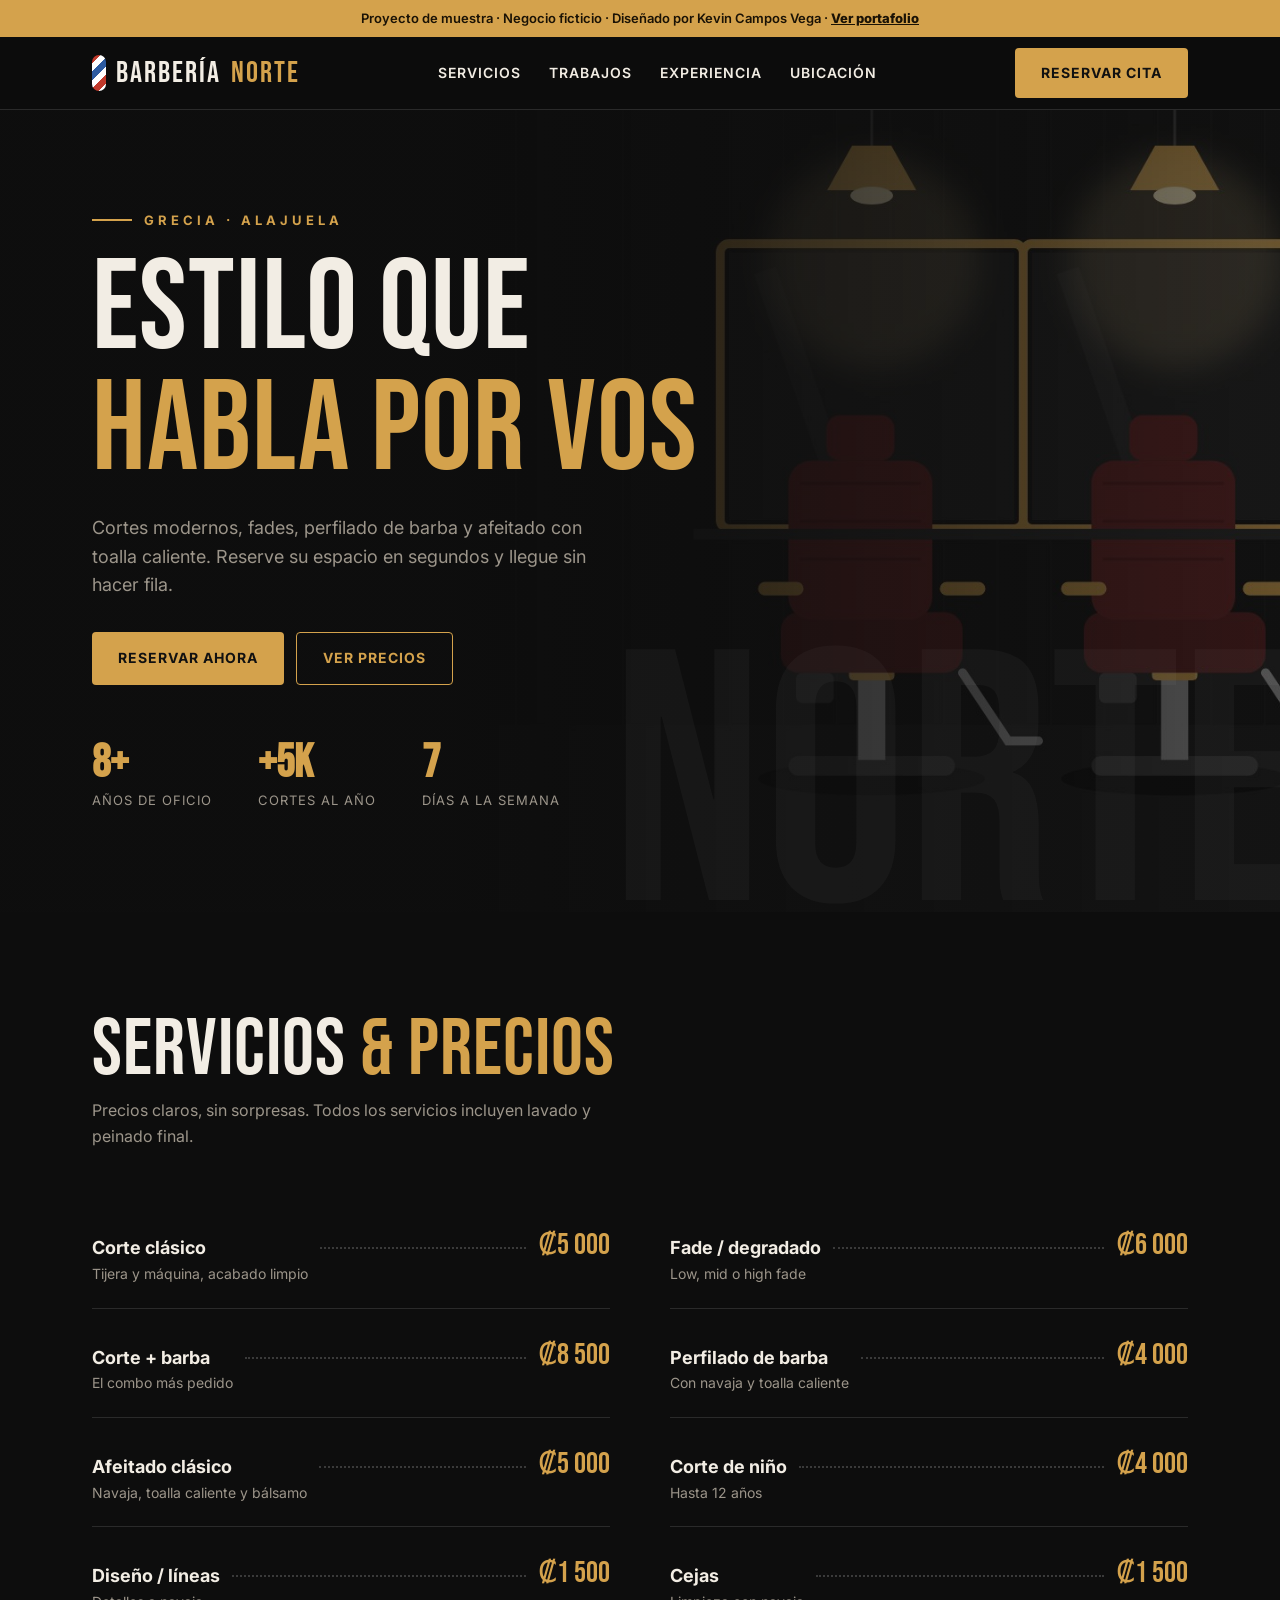
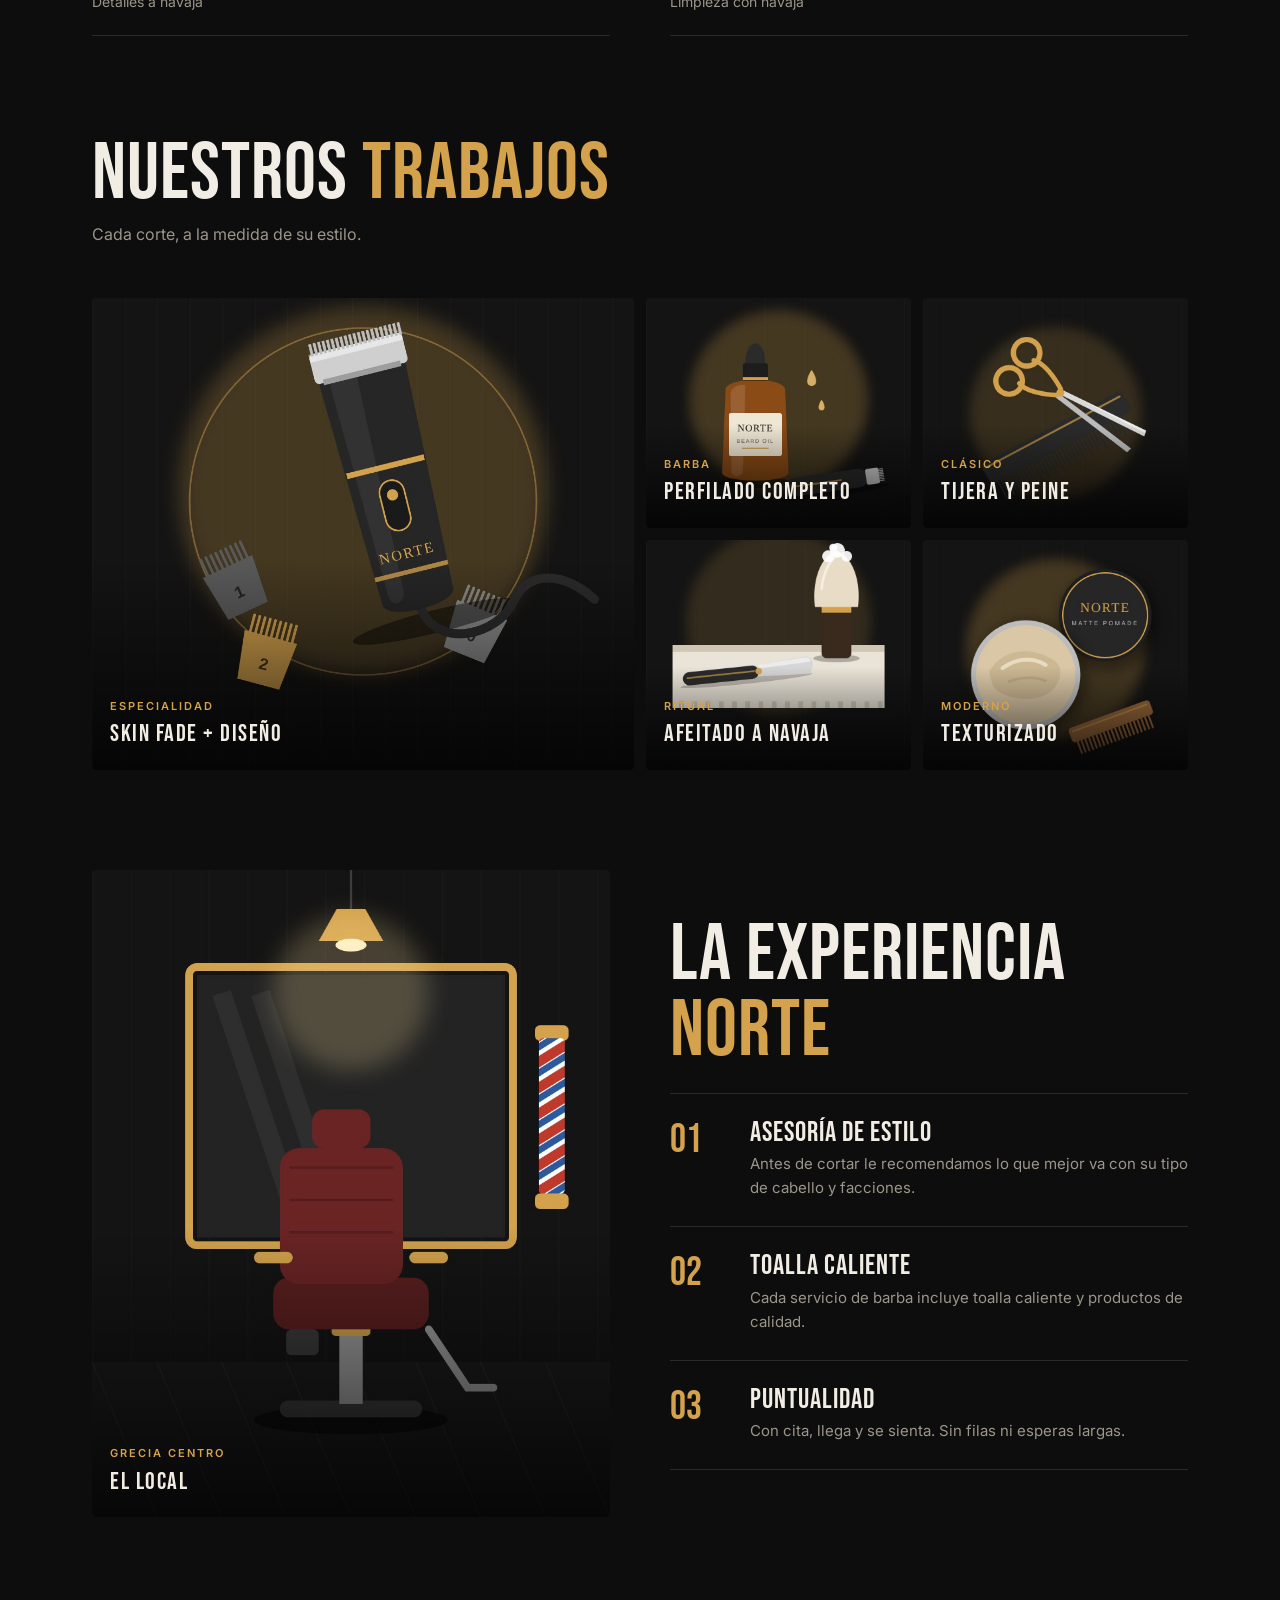
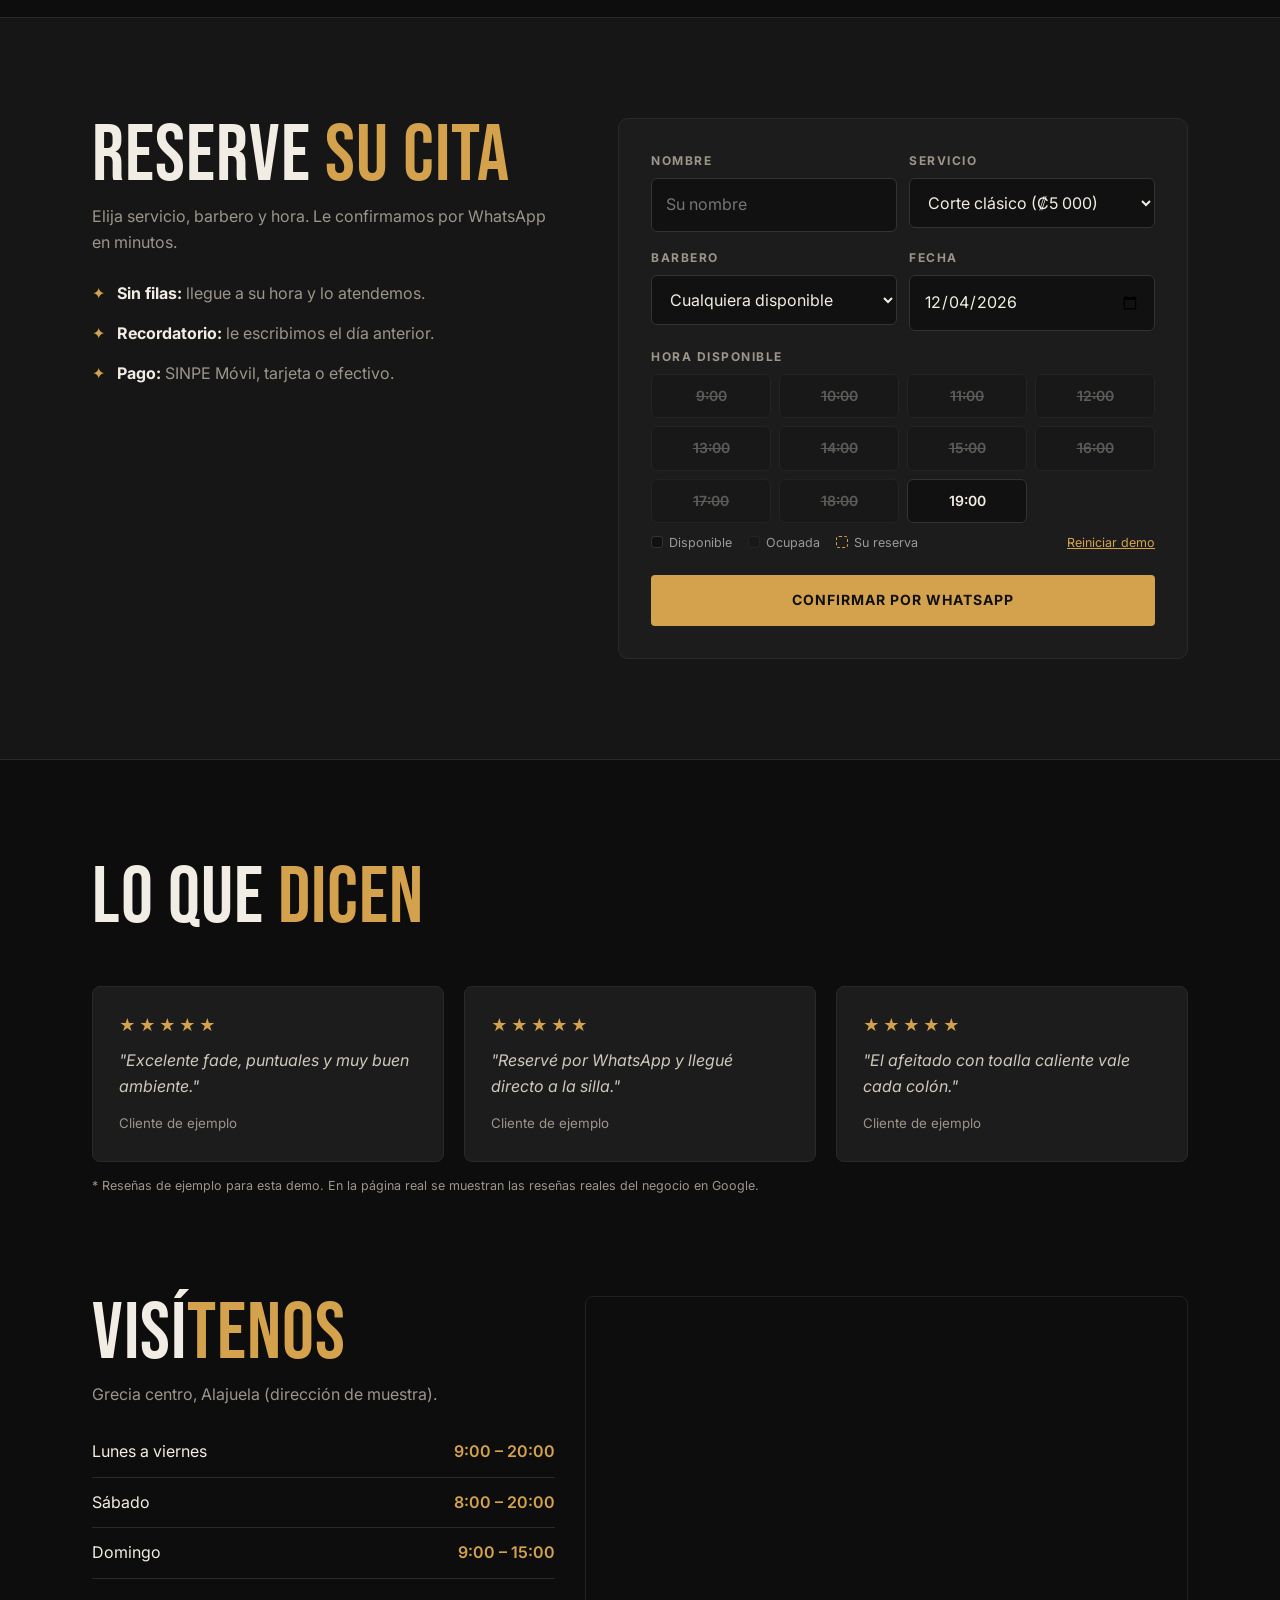
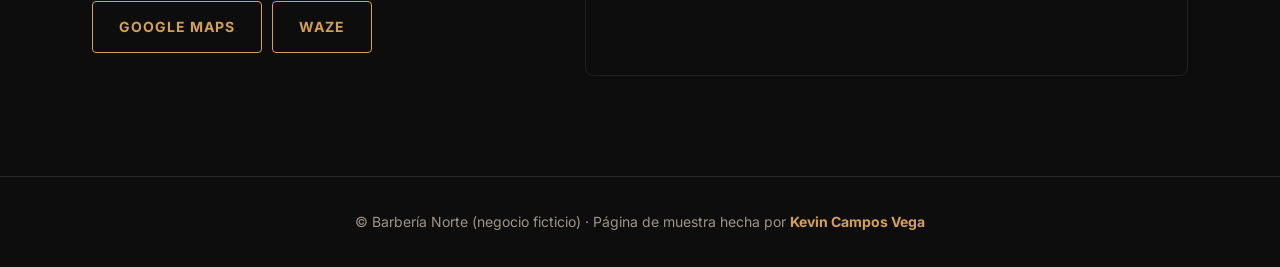
<file: demos/barberia-norte/index.html>
<!DOCTYPE html>
<html lang="es">
<head>
<meta charset="UTF-8">
<meta name="viewport" content="width=device-width, initial-scale=1.0">
<title>Barbería Norte | Cortes y barba en Grecia (demo)</title>
<meta name="description" content="Demo de página web para una barbería: servicios, precios y reserva de citas por WhatsApp.">
<link rel="preconnect" href="https://fonts.googleapis.com">
<link href="https://fonts.googleapis.com/css2?family=Bebas+Neue&family=Inter:wght@400;500;600;700&display=swap" rel="stylesheet">
<style>
:root{--bg:#0d0d0d;--bg2:#161616;--card:#1c1c1c;--gold:#d4a24c;--gold2:#f0c674;--txt:#f2ede4;--muted:#9c958a;--line:#2a2a2a}
*{box-sizing:border-box;margin:0;padding:0}
html{scroll-behavior:smooth;scroll-padding-top:80px}
body{font-family:Inter,sans-serif;background:var(--bg);color:var(--txt);line-height:1.6}
h1,h2,h3{font-family:"Bebas Neue",sans-serif;font-weight:400;letter-spacing:1px;line-height:.95}
a{color:inherit;text-decoration:none}button{font:inherit;cursor:pointer}
.wrap{max-width:1140px;margin:0 auto;padding:0 22px}
.demo-badge{background:var(--gold);color:#1a1205;font-size:13px;text-align:center;padding:8px;font-weight:600}
.demo-badge a{text-decoration:underline;font-weight:800}
header{position:sticky;top:0;z-index:40;background:rgba(13,13,13,.9);backdrop-filter:blur(8px);border-bottom:1px solid var(--line)}
.nav{display:flex;justify-content:space-between;align-items:center;height:72px}
.logo{font-family:"Bebas Neue";font-size:30px;letter-spacing:2px;display:flex;align-items:center;gap:10px}
.logo span{color:var(--gold)}
.pole{width:14px;height:36px;border-radius:7px;background:repeating-linear-gradient(135deg,#c0392b 0 6px,#fff 6px 12px,#2c5aa0 12px 18px,#fff 18px 24px);animation:pole 2s linear infinite;background-size:100% 34px}
@keyframes pole{to{background-position:0 34px}}
.nav ul{display:flex;gap:28px;list-style:none;font-size:14px;font-weight:600;text-transform:uppercase;letter-spacing:1px}
.nav ul a:hover{color:var(--gold)}
.btn{display:inline-flex;align-items:center;justify-content:center;gap:8px;padding:14px 26px;border-radius:4px;font-weight:700;border:0;text-transform:uppercase;letter-spacing:1px;font-size:14px;transition:all .2s}
.btn-gold{background:var(--gold);color:#111}.btn-gold:hover{background:var(--gold2)}
.btn-out{border:1px solid var(--gold);color:var(--gold);background:transparent}.btn-out:hover{background:var(--gold);color:#111}
.hero{min-height:calc(100vh - 110px);display:grid;align-items:center;position:relative;overflow:hidden;background:linear-gradient(90deg,rgba(13,13,13,.97) 35%,rgba(13,13,13,.55)),var(--img, none) center/cover no-repeat,radial-gradient(ellipse at 75% 40%,rgba(212,162,76,.18),transparent 55%),var(--bg)}
.hero::after{content:"NORTE";position:absolute;right:-30px;bottom:-60px;font-family:"Bebas Neue";font-size:clamp(160px,28vw,380px);color:rgba(255,255,255,.03);line-height:1}
.hero>.wrap{width:100%}
.hero-in{position:relative;z-index:2;max-width:700px}
.eyebrow{color:var(--gold);font-weight:700;letter-spacing:4px;text-transform:uppercase;font-size:13px;display:flex;align-items:center;gap:12px;margin-bottom:18px}
.eyebrow::before{content:"";width:40px;height:2px;background:var(--gold)}
.hero h1{font-size:clamp(64px,10vw,130px)}
.hero h1 em{font-style:normal;color:var(--gold)}
.hero p{color:var(--muted);font-size:18px;max-width:500px;margin:22px 0 32px}
.ctas{display:flex;gap:12px;flex-wrap:wrap}
.stats{display:flex;gap:46px;margin-top:56px}
.stats b{font-family:"Bebas Neue";font-size:46px;color:var(--gold);display:block;line-height:1}
.stats small{color:var(--muted);font-size:13px;text-transform:uppercase;letter-spacing:1px}
section{padding:100px 0}
.head{margin-bottom:50px}
.head h2{font-size:clamp(48px,7vw,80px)}
.head h2 span{color:var(--gold)}
.head p{color:var(--muted);max-width:520px;margin-top:10px}
.svc{display:grid;grid-template-columns:1fr 1fr;gap:0 60px}
.row{display:flex;align-items:baseline;gap:12px;padding:22px 0;border-bottom:1px solid var(--line)}
.row .n{font-weight:700;font-size:18px}
.row .d{display:block;color:var(--muted);font-size:14px;font-weight:400}
.row .dots{flex:1;border-bottom:2px dotted #3a3a3a;transform:translateY(-5px)}
.row .p{font-family:"Bebas Neue";font-size:30px;color:var(--gold)}
.gal{display:grid;grid-template-columns:repeat(4,1fr);grid-auto-rows:230px;gap:12px}
.ph{background:var(--img, none) center/cover no-repeat, repeating-linear-gradient(135deg,rgba(212,162,76,.05) 0 1px,transparent 1px 10px), linear-gradient(160deg,#262626,#111);position:relative;overflow:hidden;border-radius:4px}
.ph::after{content:"";position:absolute;inset:0;background:linear-gradient(transparent 55%,rgba(0,0,0,.75))}
.ph .lbl{position:absolute;left:18px;bottom:16px;z-index:2;font-family:"Bebas Neue";font-size:24px;letter-spacing:1.5px}
.ph .lbl small{display:block;font-family:Inter;font-size:11px;letter-spacing:2px;color:var(--gold);text-transform:uppercase;font-weight:600}
.ph .cap{position:absolute;top:14px;right:14px;z-index:2;font-size:10.5px;letter-spacing:1.5px;text-transform:uppercase;color:#6d6658;border:1px solid #333;padding:3px 8px;border-radius:3px}
.ph.has-img .cap{display:none}
.gal .big{grid-column:span 2;grid-row:span 2}
.exp{display:grid;grid-template-columns:1fr 1fr;gap:60px;align-items:center}
.exp .ph{aspect-ratio:4/5}
.exp-list{display:grid;gap:0}
.ex{display:grid;grid-template-columns:70px 1fr;gap:10px;padding:26px 0;border-bottom:1px solid var(--line)}
.ex:first-child{border-top:1px solid var(--line)}
.ex b{font-family:"Bebas Neue";font-size:40px;color:var(--gold);line-height:1;font-weight:400}
.ex h3{font-size:28px;margin-bottom:6px}
.ex p{color:var(--muted);font-size:15px}
.book{background:var(--bg2);border-top:1px solid var(--line);border-bottom:1px solid var(--line)}
.book-grid{display:grid;grid-template-columns:.9fr 1.1fr;gap:60px;align-items:start}
.form{background:var(--card);border:1px solid var(--line);border-radius:10px;padding:32px}
.field{margin-bottom:16px}
.field label{display:block;font-size:12px;font-weight:700;text-transform:uppercase;letter-spacing:1.5px;color:var(--muted);margin-bottom:8px}
.field input,.field select{width:100%;background:#111;border:1px solid #333;border-radius:6px;padding:13px 14px;color:var(--txt);font:inherit}
.field input:focus,.field select:focus{outline:none;border-color:var(--gold)}
.slots{display:grid;grid-template-columns:repeat(4,1fr);gap:8px}
.slot{background:#111;border:1px solid #333;color:var(--txt);border-radius:6px;padding:10px 0;font-weight:600;font-size:14px}
.slot.on{background:var(--gold);color:#111;border-color:var(--gold)}
.slot:disabled{opacity:.3;text-decoration:line-through;cursor:not-allowed}
.slot.mine{opacity:1;text-decoration:none;background:transparent;border:1px dashed var(--gold);color:var(--gold)}
.legend{display:flex;gap:16px;flex-wrap:wrap;margin-top:10px;font-size:12.5px;color:#9a9a9a;align-items:center}
.legend i{display:inline-block;width:12px;height:12px;border-radius:3px;margin-right:6px;vertical-align:-1px;border:1px solid #333;background:#111}
.legend i.o{opacity:.35}.legend i.m{border:1px dashed var(--gold);background:transparent}
.legend button{background:none;border:0;color:var(--gold);font-size:12.5px;text-decoration:underline;cursor:pointer;padding:0;margin-left:auto}
.booked-note{background:#111;border:1px solid #333;border-left:3px solid var(--gold);border-radius:6px;padding:10px 12px;font-size:13px;color:#bbb;margin:-4px 0 16px}
.f2{display:grid;grid-template-columns:1fr 1fr;gap:12px}
.form .btn{width:100%;margin-top:6px}
.check{list-style:none;display:grid;gap:14px;margin-top:26px}
.check li{display:flex;gap:12px;color:var(--muted)}.check li b{color:var(--txt)}
.check li::before{content:"✦";color:var(--gold)}
.rev{display:grid;grid-template-columns:repeat(3,1fr);gap:20px}
.rv{background:var(--card);border:1px solid var(--line);border-radius:8px;padding:26px}
.rv .st{color:var(--gold);letter-spacing:3px;margin-bottom:10px}
.rv p{color:#cfc8bc;font-style:italic}
.rv small{display:block;margin-top:14px;color:var(--muted)}
.note{color:var(--muted);font-size:12.5px;margin-top:14px}
.loc{display:grid;grid-template-columns:1fr 1.3fr;gap:30px}
.loc table{width:100%;border-collapse:collapse}
.loc td{padding:12px 0;border-bottom:1px solid var(--line)}
.loc td:last-child{text-align:right;color:var(--gold);font-weight:600}
.map{border-radius:8px;overflow:hidden;height:380px;border:1px solid var(--line);filter:grayscale(1) contrast(1.1)}
.map iframe{width:100%;height:100%;border:0}
footer{padding:34px 0;text-align:center;color:var(--muted);font-size:14px;border-top:1px solid var(--line)}
footer a{color:var(--gold);font-weight:700}
.modal{position:fixed;inset:0;background:rgba(0,0,0,.75);display:none;place-items:center;z-index:100;padding:20px}
.modal.open{display:grid}
.mb{background:var(--card);border:1px solid var(--gold);border-radius:10px;max-width:440px;width:100%;padding:28px}
.mb h3{font-size:40px;color:var(--gold)}
.mb p{color:var(--muted);font-size:14.5px;margin:6px 0 14px}
.bubble{background:#1f3a2c;color:#d9f7e3;border-radius:12px 12px 2px 12px;padding:14px;font-size:14px;white-space:pre-wrap;margin-bottom:18px}
.mb .btns{display:flex;gap:10px;flex-wrap:wrap}
@media(max-width:900px){.svc,.book-grid,.loc,.exp,.rev{grid-template-columns:1fr}.gal{grid-template-columns:1fr 1fr}.gal .big{grid-column:span 2}.nav ul{display:none}.nav .btn{display:none}.stats{gap:26px}}
</style>
</head>
<body>
<div class="demo-badge">Proyecto de muestra · Negocio ficticio · Diseñado por Kevin Campos Vega · <a href="../../index.html">Ver portafolio</a></div>
<header><div class="wrap nav">
  <a href="#" class="logo"><div class="pole"></div>Barbería <span>Norte</span></a>
  <ul><li><a href="#servicios">Servicios</a></li><li><a href="#trabajos">Trabajos</a></li><li><a href="#experiencia">Experiencia</a></li><li><a href="#ubicacion">Ubicación</a></li></ul>
  <a href="#reservar" class="btn btn-gold">Reservar cita</a>
</div></header>

<section class="hero" style="--img:url(img/hero.jpg?v=2)"><div class="wrap"><div class="hero-in">
  <div class="eyebrow">Grecia · Alajuela</div>
  <h1>Estilo que<br><em>habla por vos</em></h1>
  <p>Cortes modernos, fades, perfilado de barba y afeitado con toalla caliente. Reserve su espacio en segundos y llegue sin hacer fila.</p>
  <div class="ctas"><a href="#reservar" class="btn btn-gold">Reservar ahora</a><a href="#servicios" class="btn btn-out">Ver precios</a></div>
  <div class="stats"><div><b>8+</b><small>Años de oficio</small></div><div><b>+5k</b><small>Cortes al año</small></div><div><b>7</b><small>Días a la semana</small></div></div>
</div></div></section>

<section id="servicios"><div class="wrap">
  <div class="head"><h2>Servicios <span>&amp; precios</span></h2><p>Precios claros, sin sorpresas. Todos los servicios incluyen lavado y peinado final.</p></div>
  <div class="svc" id="svcList"></div>
</div></section>

<section id="trabajos" style="padding-top:0"><div class="wrap">
  <div class="head"><h2>Nuestros <span>trabajos</span></h2><p>Cada corte, a la medida de su estilo.</p></div>
  <div class="gal">
    <div class="ph big" style="--img:url(img/corte-1.jpg?v=2)"><span class="cap">Foto</span><span class="lbl"><small>Especialidad</small>Skin fade + diseño</span></div>
    <div class="ph" style="--img:url(img/corte-2.jpg?v=2)"><span class="cap">Foto</span><span class="lbl"><small>Barba</small>Perfilado completo</span></div>
    <div class="ph" style="--img:url(img/corte-3.jpg?v=2)"><span class="cap">Foto</span><span class="lbl"><small>Clásico</small>Tijera y peine</span></div>
    <div class="ph" style="--img:url(img/corte-4.jpg?v=2)"><span class="cap">Foto</span><span class="lbl"><small>Ritual</small>Afeitado a navaja</span></div>
    <div class="ph" style="--img:url(img/corte-5.jpg?v=2)"><span class="cap">Foto</span><span class="lbl"><small>Moderno</small>Texturizado</span></div>
  </div>
</div></section>

<section id="experiencia" style="padding-top:0"><div class="wrap exp">
  <div class="ph" style="--img:url(img/local.jpg?v=2)"><span class="cap">Foto</span><span class="lbl"><small>Grecia centro</small>El local</span></div>
  <div>
    <div class="head" style="margin-bottom:24px"><h2>La experiencia <span>Norte</span></h2></div>
    <div class="exp-list">
      <div class="ex"><b>01</b><div><h3>Asesoría de estilo</h3><p>Antes de cortar le recomendamos lo que mejor va con su tipo de cabello y facciones.</p></div></div>
      <div class="ex"><b>02</b><div><h3>Toalla caliente</h3><p>Cada servicio de barba incluye toalla caliente y productos de calidad.</p></div></div>
      <div class="ex"><b>03</b><div><h3>Puntualidad</h3><p>Con cita, llega y se sienta. Sin filas ni esperas largas.</p></div></div>
    </div>
  </div>
</div></section>

<section class="book" id="reservar"><div class="wrap book-grid">
  <div>
    <div class="head" style="margin-bottom:10px"><h2>Reserve <span>su cita</span></h2><p>Elija servicio, barbero y hora. Le confirmamos por WhatsApp en minutos.</p></div>
    <ul class="check"><li><span><b>Sin filas:</b> llegue a su hora y lo atendemos.</span></li><li><span><b>Recordatorio:</b> le escribimos el día anterior.</span></li><li><span><b>Pago:</b> SINPE Móvil, tarjeta o efectivo.</span></li></ul>
  </div>
  <form class="form" id="bookForm">
    <div class="f2">
      <div class="field"><label>Nombre</label><input id="bn" required placeholder="Su nombre"></div>
      <div class="field"><label>Servicio</label><select id="bs"></select></div>
    </div>
    <div class="f2">
      <div class="field"><label>Barbero</label><select id="bb"><option>Cualquiera disponible</option><option>Barbero 1</option><option>Barbero 2</option><option>Barbero 3</option></select></div>
      <div class="field"><label>Fecha</label><input type="date" id="bd" required></div>
    </div>
    <div class="field"><label>Hora disponible</label><div class="slots" id="slots"></div><div class="legend"><span><i></i>Disponible</span><span><i class="o"></i>Ocupada</span><span><i class="m"></i>Su reserva</span><button type="button" id="resetDemo">Reiniciar demo</button></div></div>
    <button class="btn btn-gold" type="submit">Confirmar por WhatsApp</button>
  </form>
</div></section>

<section><div class="wrap">
  <div class="head"><h2>Lo que <span>dicen</span></h2></div>
  <div class="rev">
    <div class="rv"><div class="st">★★★★★</div><p>"Excelente fade, puntuales y muy buen ambiente."</p><small>Cliente de ejemplo</small></div>
    <div class="rv"><div class="st">★★★★★</div><p>"Reservé por WhatsApp y llegué directo a la silla."</p><small>Cliente de ejemplo</small></div>
    <div class="rv"><div class="st">★★★★★</div><p>"El afeitado con toalla caliente vale cada colón."</p><small>Cliente de ejemplo</small></div>
  </div>
  <p class="note">* Reseñas de ejemplo para esta demo. En la página real se muestran las reseñas reales del negocio en Google.</p>
</div></section>

<section id="ubicacion" style="padding-top:0"><div class="wrap loc">
  <div>
    <div class="head" style="margin-bottom:20px"><h2>Visí<span>tenos</span></h2><p>Grecia centro, Alajuela (dirección de muestra).</p></div>
    <table><tr><td>Lunes a viernes</td><td>9:00 – 20:00</td></tr><tr><td>Sábado</td><td>8:00 – 20:00</td></tr><tr><td>Domingo</td><td>9:00 – 15:00</td></tr></table>
    <div style="display:flex;gap:10px;margin-top:22px;flex-wrap:wrap"><a class="btn btn-out" href="https://www.google.com/maps/search/?api=1&query=Grecia+Alajuela" target="_blank" rel="noopener">Google Maps</a><a class="btn btn-out" href="https://waze.com/ul?q=Grecia%20Alajuela" target="_blank" rel="noopener">Waze</a></div>
  </div>
  <div class="map"><iframe src="https://maps.google.com/maps?q=Grecia%20Alajuela%20Costa%20Rica&z=15&output=embed" loading="lazy" title="Mapa"></iframe></div>
</div></section>

<footer>© Barbería Norte (negocio ficticio) · Página de muestra hecha por <a href="../../index.html">Kevin Campos Vega</a></footer>

<div class="modal" id="modal"><div class="mb">
  <h3>¡Así funciona!</h3>
  <p>En la página real, esta reserva le llega directo al WhatsApp de la barbería:</p>
  <div class="bubble" id="bubble"></div>
  <p class="booked-note" id="bookedNote" hidden></p>
  <div class="btns"><a class="btn btn-gold" id="wantBtn" target="_blank" rel="noopener">Quiero una página así</a><button class="btn btn-out" onclick="closeModal()">Cerrar</button></div>
</div></div>

<script>
const KEVIN_WA="50670323812";
const svcs=[["Corte clásico","Tijera y máquina, acabado limpio",5000],["Fade / degradado","Low, mid o high fade",6000],["Corte + barba","El combo más pedido",8500],["Perfilado de barba","Con navaja y toalla caliente",4000],["Afeitado clásico","Navaja, toalla caliente y bálsamo",5000],["Corte de niño","Hasta 12 años",4000],["Diseño / líneas","Detalles a navaja",1500],["Cejas","Limpieza con navaja",1500]];
const fmt=n=>"₡"+n.toLocaleString("es-CR").replace(/,/g," ");
document.getElementById("svcList").innerHTML=svcs.map(s=>`<div class="row"><span class="n">${s[0]}<span class="d">${s[1]}</span></span><span class="dots"></span><span class="p">${fmt(s[2])}</span></div>`).join("");
document.getElementById("bs").innerHTML=svcs.map(s=>`<option>${s[0]} (${fmt(s[2])})</option>`).join("");
const bd=document.getElementById("bd");bd.valueAsDate=new Date();bd.min=bd.value;
let slot=null;
const HS={sem:["9:00","10:00","11:00","12:00","13:00","14:00","15:00","16:00","17:00","18:00","19:00"],sab:["8:00","9:00","10:00","11:00","12:00","13:00","14:00","15:00","16:00","17:00","18:00","19:00"],dom:["9:00","10:00","11:00","12:00","13:00","14:00"]};
const KEY="barberia-norte-reservas";
let booked={};try{booked=JSON.parse(localStorage.getItem(KEY))||{}}catch(e){}
function save(){try{localStorage.setItem(KEY,JSON.stringify(booked))}catch(e){}}
function hoursFor(d){const w=new Date(d+"T12:00").getDay();return w===0?HS.dom:w===6?HS.sab:HS.sem}
function baseTaken(d,hs){let x=0;for(const c of d)x=(x*31+c.charCodeAt(0))%9973;const out=[];for(let i=0;i<3;i++){x=(x*17+7)%9973;const h=hs[x%hs.length];if(!out.includes(h))out.push(h)}return out}
function isPast(d,h){const now=new Date();const t=new Date(d+"T"+h.padStart(5,"0"));return t<now}
function drawSlots(){const d=bd.value;if(!d)return;const hs=hoursFor(d),taken=baseTaken(d,hs),mine=booked[d]||[];
 document.getElementById("slots").innerHTML=hs.map(h=>{const m=mine.includes(h),off=m||taken.includes(h)||isPast(d,h);return `<button type="button" class="slot${m?" mine":""}" ${off?"disabled":""} data-h="${h}" title="${m?"Su reserva":off?"No disponible":"Disponible"}">${h}</button>`}).join("");slot=null}
drawSlots();bd.onchange=drawSlots;
document.getElementById("resetDemo").onclick=()=>{booked={};save();drawSlots()};
document.getElementById("slots").onclick=e=>{const b=e.target.closest(".slot");if(!b||b.disabled)return;document.querySelectorAll(".slot").forEach(s=>s.classList.toggle("on",s===b));slot=b.dataset.h};
document.getElementById("bookForm").onsubmit=e=>{e.preventDefault();if(!slot){alert("Elija una hora disponible");return}
 const d=bd.value,h=slot;
 const f=new Date(d+"T12:00").toLocaleDateString("es-CR",{weekday:"long",day:"numeric",month:"long"});
 (booked[d]=booked[d]||[]).push(h);save();drawSlots();
 const n=document.getElementById("bookedNote");n.hidden=false;n.textContent=`La hora de las ${h} quedó marcada como ocupada. En esta demo solo se marca en su pantalla; en la página real se bloquea para todos los clientes con el sistema de citas.`;
 showDemo(`Hola Barbería Norte, quiero reservar:\n\n• Nombre: ${document.getElementById("bn").value}\n• Servicio: ${document.getElementById("bs").value}\n• Barbero: ${document.getElementById("bb").value}\n• Día: ${f}\n• Hora: ${h}`)};
function showDemo(msg){document.getElementById("bubble").textContent=msg;document.getElementById("wantBtn").href=`https://wa.me/${KEVIN_WA}?text=${encodeURIComponent("Hola Kevin, vi la demo de la barbería y me interesa una página así para mi negocio.")}`;document.getElementById("modal").classList.add("open")}
document.querySelectorAll('.ph').forEach(el=>{const m=(el.getAttribute('style')||'').match(/url\(([^)]+)\)/);if(!m)return;const im=new Image();im.onload=()=>el.classList.add('has-img');im.src=m[1]});
function closeModal(){document.getElementById("modal").classList.remove("open")}
document.getElementById("modal").onclick=e=>{if(e.target.id==="modal")closeModal()};
</script>
</body>
</html>
</file>
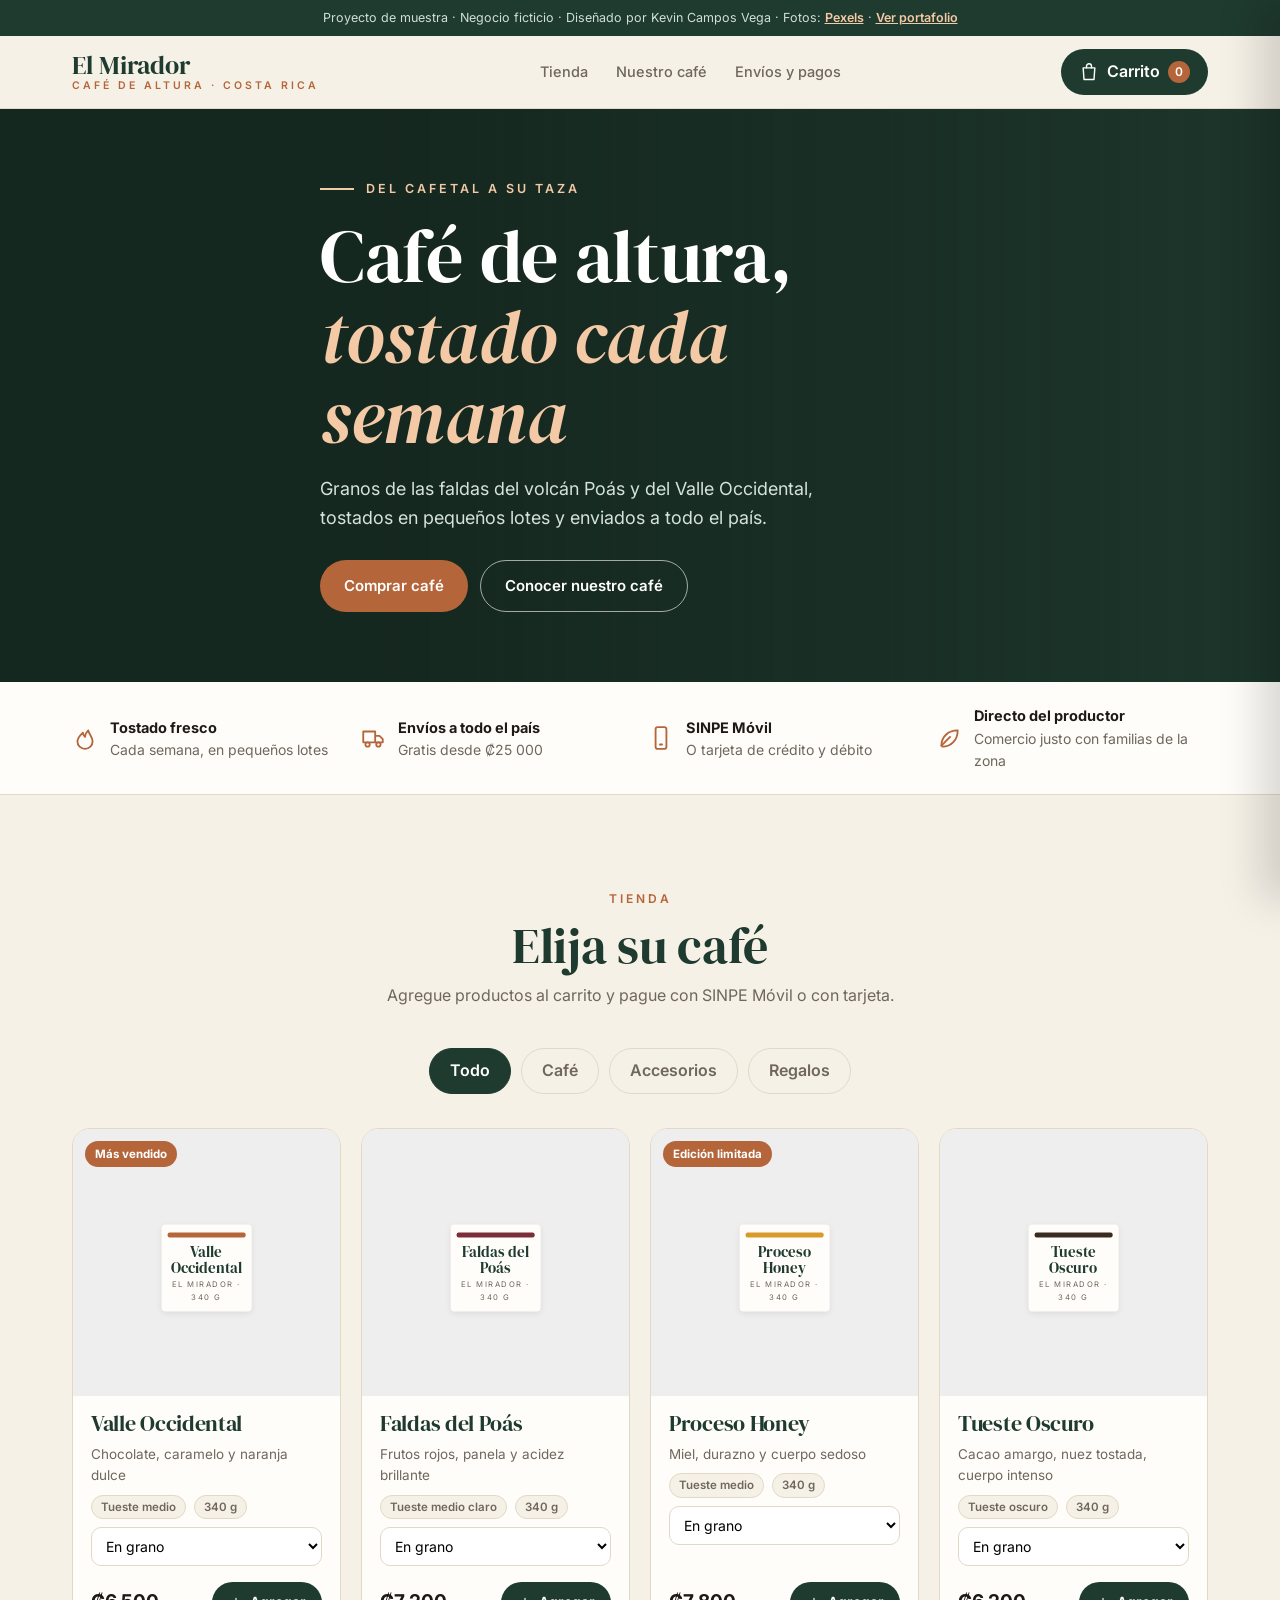
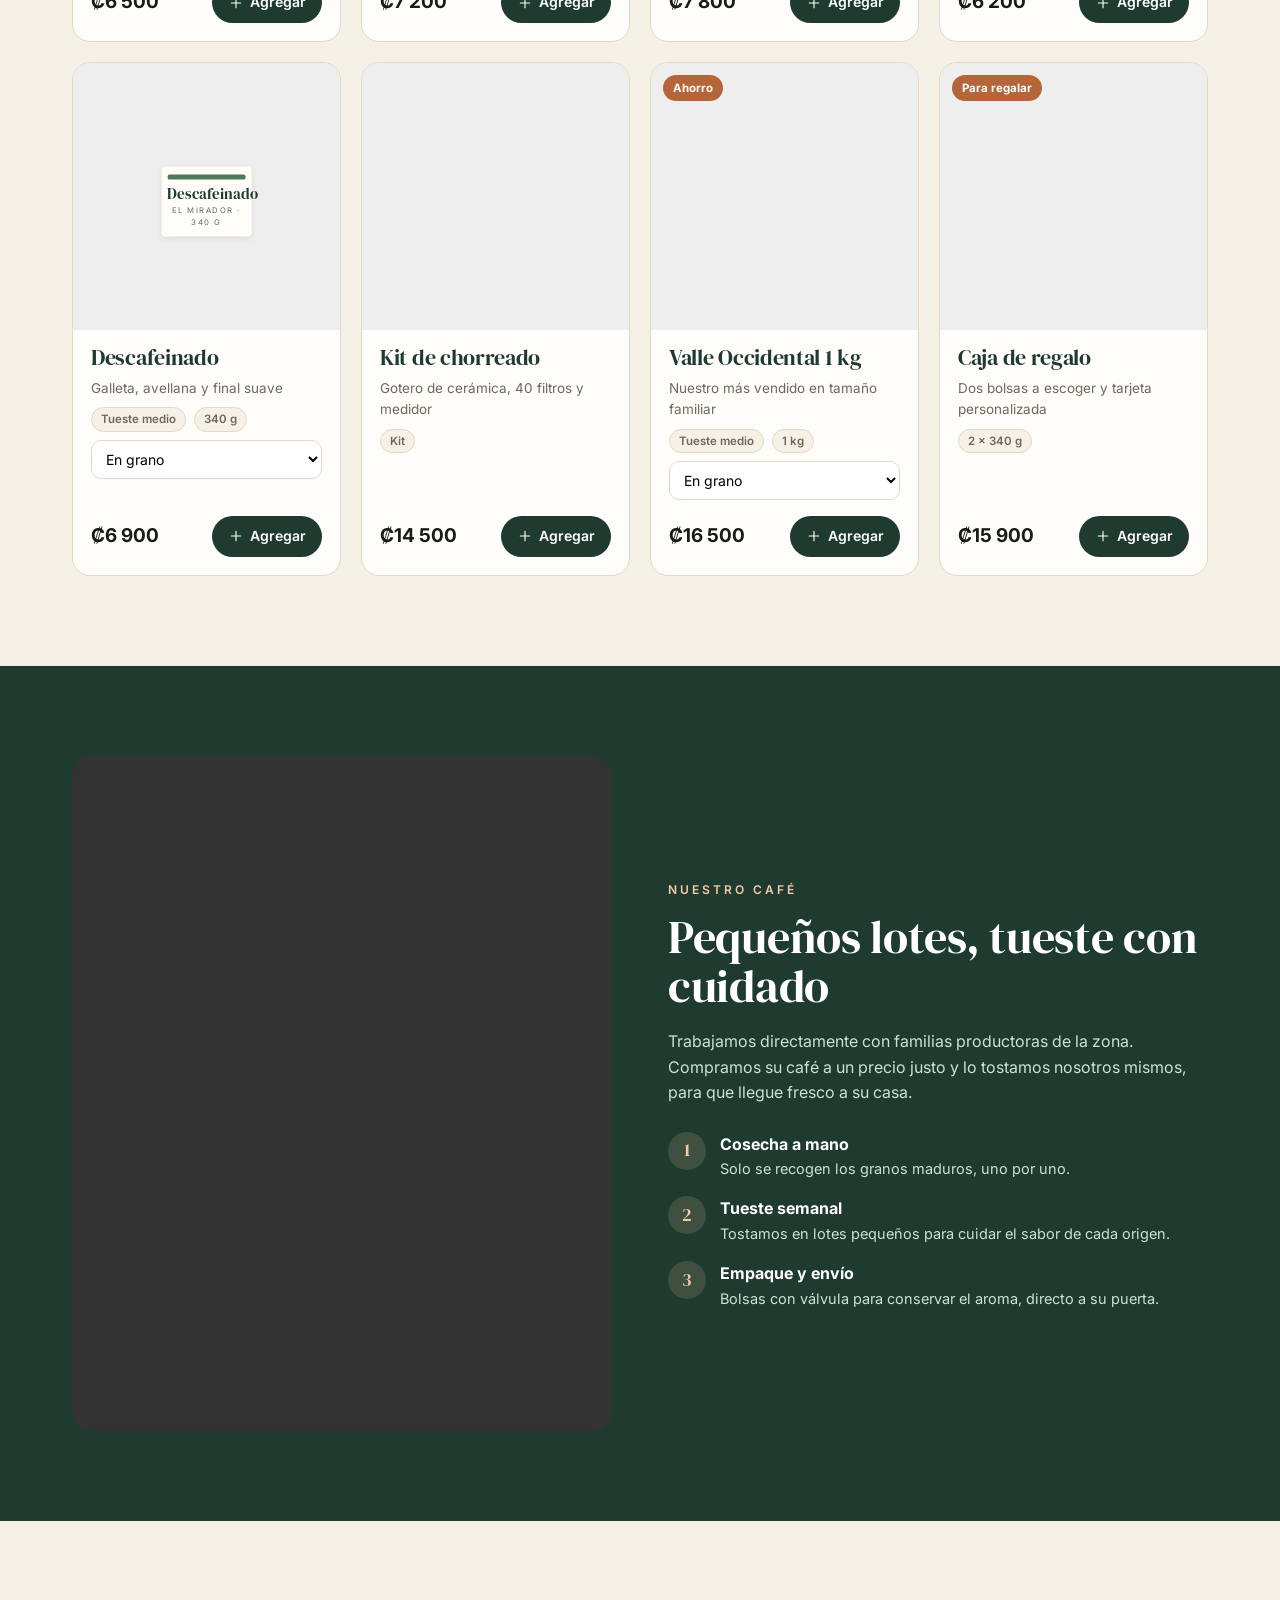
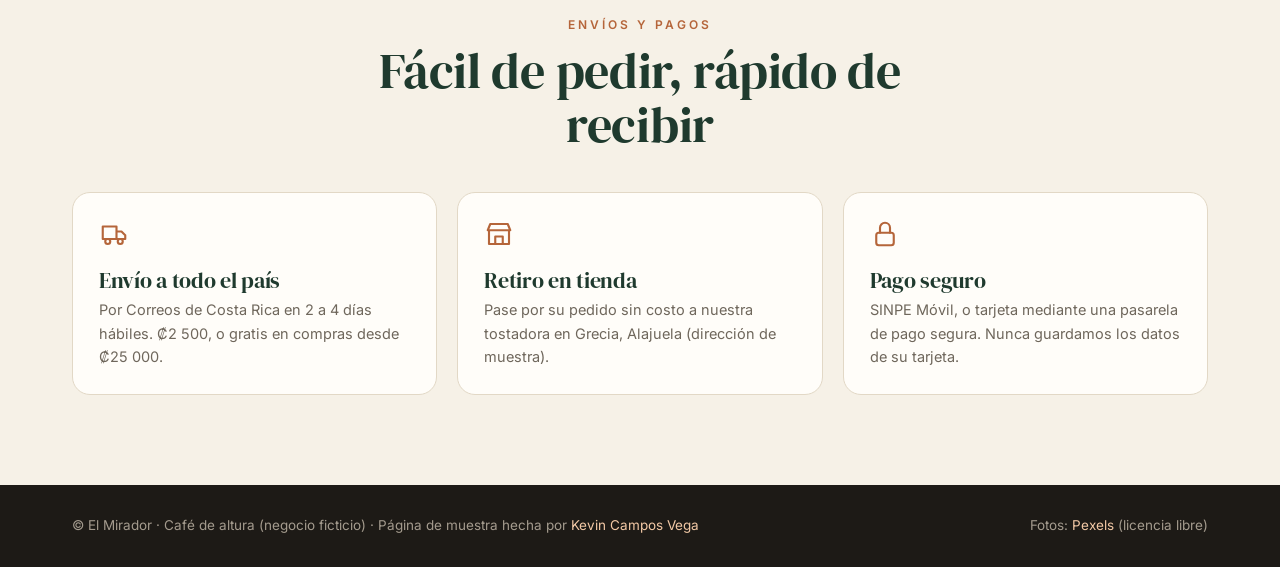
<file: demos/cafe-el-mirador/index.html>
<!DOCTYPE html>
<html lang="es">
<head>
<meta charset="UTF-8">
<meta name="viewport" content="width=device-width, initial-scale=1.0">
<title>El Mirador · Café de altura | Tienda en línea (demo)</title>
<meta name="description" content="Demo de tienda en línea: café de la zona con carrito de compras, envío y pago por SINPE Móvil o tarjeta.">
<link rel="preconnect" href="https://fonts.googleapis.com">
<link href="https://fonts.googleapis.com/css2?family=DM+Serif+Display&family=Inter:wght@400;500;600;700&display=swap" rel="stylesheet">
<style>
:root{--green:#1f3a2e;--green2:#2c5141;--cream:#f6f1e7;--cream2:#ece3d2;--terra:#b5653a;--terra-d:#97512c;--ink:#1d1a16;--muted:#6f675c;--line:#e2d8c6;--white:#fffdf9}
*{box-sizing:border-box;margin:0;padding:0}
html{scroll-behavior:smooth;scroll-padding-top:76px}
body{font-family:Inter,sans-serif;background:var(--cream);color:var(--ink);line-height:1.6}
h1,h2,h3{font-family:"DM Serif Display",serif;font-weight:400;line-height:1.08;letter-spacing:-.3px}
a{color:inherit;text-decoration:none}button,input,select{font:inherit}button{cursor:pointer}
.wrap{max-width:1180px;margin:0 auto;padding:0 22px}
.i{width:20px;height:20px;stroke:currentColor;fill:none;stroke-width:1.7;stroke-linecap:round;stroke-linejoin:round;flex-shrink:0}
.demo-badge{background:var(--green);color:#cfe0d6;font-size:12.5px;text-align:center;padding:8px}
.demo-badge a{color:#f3c9a6;font-weight:600;text-decoration:underline}

header{position:sticky;top:0;z-index:40;background:rgba(246,241,231,.94);backdrop-filter:blur(8px);border-bottom:1px solid var(--line)}
.nav{display:flex;justify-content:space-between;align-items:center;height:72px}
.logo{display:flex;flex-direction:column;line-height:1}
.logo b{font-family:"DM Serif Display";font-weight:400;font-size:26px;color:var(--green)}
.logo small{font-size:10.5px;letter-spacing:3px;text-transform:uppercase;color:var(--terra);font-weight:600;margin-top:3px}
.nav ul{display:flex;gap:28px;list-style:none;font-size:14.5px;font-weight:500;color:var(--muted)}
.nav ul a:hover{color:var(--ink)}
.cart-btn{position:relative;display:flex;align-items:center;gap:8px;background:var(--green);color:#fff;border:0;border-radius:999px;padding:10px 18px;font-weight:600}
.cart-btn .n{background:var(--terra);color:#fff;border-radius:999px;font-size:12px;min-width:22px;height:22px;display:grid;place-items:center;padding:0 6px}
.btn{display:inline-flex;align-items:center;justify-content:center;gap:8px;padding:13px 24px;border-radius:999px;font-weight:600;font-size:15px;border:0;transition:background .2s,transform .15s}
.btn:hover{transform:translateY(-1px)}
.btn-t{background:var(--terra);color:#fff}.btn-t:hover{background:var(--terra-d)}
.btn-g{background:var(--green);color:#fff}.btn-g:hover{background:var(--green2)}
.btn-l{background:transparent;color:#fff;border:1.5px solid rgba(255,255,255,.6)}
.btn-o{background:transparent;color:var(--ink);border:1.5px solid var(--line)}

.hero{position:relative;color:#fff;min-height:560px;display:flex;align-items:center;overflow:hidden;background:var(--green)}
.hero .bg{position:absolute;inset:0;background:linear-gradient(90deg,rgba(20,38,30,.92) 30%,rgba(20,38,30,.25)),var(--img) center/cover no-repeat}
.hero .wrap{position:relative;padding-top:70px;padding-bottom:70px}
.eyebrow{font-size:12.5px;letter-spacing:3px;text-transform:uppercase;color:#f3c9a6;font-weight:600;margin-bottom:18px;display:flex;gap:12px;align-items:center}
.eyebrow::before{content:"";width:34px;height:1.5px;background:#f3c9a6}
.hero h1{font-size:clamp(42px,6vw,74px);max-width:640px;margin-bottom:18px}
.hero h1 em{color:#f3c9a6}
.hero p{color:#d5e2da;font-size:18px;max-width:520px;margin-bottom:28px}
.ctas{display:flex;gap:12px;flex-wrap:wrap}

.perks{background:var(--white);border-bottom:1px solid var(--line)}
.perks .wrap{display:grid;grid-template-columns:repeat(4,1fr);gap:16px;padding-top:22px;padding-bottom:22px}
.pk{display:flex;gap:12px;align-items:center;font-size:14px;color:var(--muted)}
.pk .i{color:var(--terra);width:26px;height:26px}
.pk b{display:block;color:var(--ink);font-size:14.5px}

section{padding:90px 0}
.head{text-align:center;max-width:620px;margin:0 auto 40px}
.head small{font-size:12px;letter-spacing:3px;text-transform:uppercase;color:var(--terra);font-weight:600}
.head h2{font-size:clamp(34px,4.4vw,50px);margin:8px 0 10px;color:var(--green)}
.head p{color:var(--muted)}
.tabs{display:flex;gap:10px;justify-content:center;flex-wrap:wrap;margin-bottom:34px}
.tab{background:transparent;border:1.5px solid var(--line);border-radius:999px;padding:9px 20px;font-weight:600;color:var(--muted)}
.tab.on{background:var(--green);border-color:var(--green);color:#fff}

.grid{display:grid;grid-template-columns:repeat(4,1fr);gap:20px}
.prod{background:var(--white);border:1px solid var(--line);border-radius:18px;overflow:hidden;display:flex;flex-direction:column}
.prod.hide{display:none}
.pimg{aspect-ratio:1;background:#eee center/cover no-repeat;position:relative}
.label{position:absolute;left:50%;top:52%;transform:translate(-50%,-50%);width:34%;background:var(--white);border-radius:4px;padding:8px 6px;text-align:center;box-shadow:0 2px 6px rgba(0,0,0,.08)}
.label .band{height:5px;border-radius:2px;margin-bottom:6px}
.label b{display:block;font-family:"DM Serif Display";font-weight:400;font-size:clamp(11px,1.15vw,15px);line-height:1.1;color:var(--green)}
.label small{display:block;font-size:clamp(7px,.6vw,9px);letter-spacing:1.5px;text-transform:uppercase;color:var(--muted);margin-top:3px}
.badge{position:absolute;top:12px;left:12px;background:var(--terra);color:#fff;font-size:11.5px;font-weight:700;padding:4px 10px;border-radius:999px}
.pb{padding:16px 18px 18px;display:flex;flex-direction:column;gap:8px;flex:1}
.pb h3{font-size:22px;color:var(--green)}
.notes{color:var(--muted);font-size:13.5px}
.meta{display:flex;gap:8px;flex-wrap:wrap}
.meta span{font-size:11.5px;font-weight:600;background:var(--cream);border:1px solid var(--line);padding:2px 9px;border-radius:999px;color:var(--muted)}
.pb select{padding:9px 10px;border:1.5px solid var(--line);border-radius:10px;background:#fff;font-size:14px}
.buy{display:flex;justify-content:space-between;align-items:center;margin-top:auto;padding-top:8px}
.buy b{font-size:19px}
.add{background:var(--green);color:#fff;border:0;border-radius:999px;padding:9px 16px;font-weight:600;font-size:14px;display:flex;align-items:center;gap:6px}
.add.ok{background:var(--terra)}

.story{background:var(--green);color:#fff}
.story .wrap{display:grid;grid-template-columns:1fr 1fr;gap:56px;align-items:center}
.story .ph{aspect-ratio:4/5;border-radius:20px;background:#333 center/cover no-repeat}
.story h2{font-size:clamp(32px,4vw,46px);margin:10px 0 18px}
.story p{color:#cfe0d6;margin-bottom:14px}
.steps{display:grid;gap:16px;margin-top:26px}
.st{display:flex;gap:14px}
.st b{flex-shrink:0;width:38px;height:38px;border-radius:50%;background:rgba(243,201,166,.15);color:#f3c9a6;display:grid;place-items:center;font-family:"DM Serif Display";font-weight:400;font-size:18px}
.st h4{font-size:16px}.st p{margin:0;font-size:14.5px}

.ship{display:grid;grid-template-columns:repeat(3,1fr);gap:20px}
.sh{background:var(--white);border:1px solid var(--line);border-radius:18px;padding:26px}
.sh .i{color:var(--terra);width:30px;height:30px;margin-bottom:12px}
.sh h3{font-size:22px;color:var(--green);margin-bottom:6px}.sh p{color:var(--muted);font-size:14.5px}

footer{background:var(--ink);color:#a49b8e;padding:30px 0;font-size:13.5px}
footer .wrap{display:flex;justify-content:space-between;flex-wrap:wrap;gap:12px}
footer a{color:#f3c9a6}

/* carrito */
.scrim{position:fixed;inset:0;background:rgba(20,18,14,.45);opacity:0;pointer-events:none;transition:opacity .3s;z-index:90}
.scrim.on{opacity:1;pointer-events:auto}
.drawer{position:fixed;top:0;right:0;height:100%;width:min(440px,100%);background:var(--white);z-index:95;transform:translateX(100%);transition:transform .35s;display:flex;flex-direction:column;box-shadow:-20px 0 40px rgba(0,0,0,.15)}
.drawer.on{transform:none}
.dh{display:flex;justify-content:space-between;align-items:center;padding:20px 22px;border-bottom:1px solid var(--line)}
.dh h3{font-size:26px;color:var(--green)}
.x{background:none;border:0;width:38px;height:38px;border-radius:50%;display:grid;place-items:center}
.x:hover{background:var(--cream)}
.db{flex:1;overflow:auto;padding:16px 22px}
.line{display:grid;grid-template-columns:64px 1fr auto;gap:12px;align-items:center;padding:12px 0;border-bottom:1px solid var(--line)}
.line .th{width:64px;height:64px;border-radius:10px;background:#eee center/cover no-repeat}
.line b{font-size:14.5px;display:block}.line small{color:var(--muted);font-size:12.5px}
.qty{display:flex;align-items:center;gap:6px;margin-top:4px}
.qty button{width:26px;height:26px;border-radius:50%;border:1px solid var(--line);background:#fff;line-height:1}
.empty{color:var(--muted);text-align:center;padding:40px 0}
.df{border-top:1px solid var(--line);padding:18px 22px;display:grid;gap:10px}
.tot{display:flex;justify-content:space-between;font-size:14.5px;color:var(--muted)}
.tot.big{font-size:18px;color:var(--ink);font-weight:700}
.note{font-size:12.5px;color:var(--terra)}

/* checkout */
.modal{position:fixed;inset:0;background:rgba(20,18,14,.55);display:none;place-items:center;z-index:100;padding:16px;overflow:auto}
.modal.open{display:grid}
.mb{background:var(--white);border-radius:20px;max-width:560px;width:100%;padding:28px;position:relative}
.mb h3{font-size:28px;color:var(--green);margin-bottom:4px}
.mb>p{color:var(--muted);font-size:14.5px;margin-bottom:16px}
.f2{display:grid;grid-template-columns:1fr 1fr;gap:12px}
.field{margin-bottom:12px}
.field label{display:block;font-size:12.5px;font-weight:600;color:var(--muted);margin-bottom:5px}
.field input,.field select{width:100%;padding:11px 12px;border:1.5px solid var(--line);border-radius:10px;background:#fff}
.field input:focus,.field select:focus{outline:none;border-color:var(--green)}
.pay{display:grid;grid-template-columns:1fr 1fr;gap:10px;margin:6px 0 14px}
.pay label{border:1.5px solid var(--line);border-radius:12px;padding:12px;display:flex;gap:10px;align-items:center;cursor:pointer;font-weight:600;font-size:14.5px}
.pay input{accent-color:var(--green)}
.pay label:has(input:checked){border-color:var(--green);background:#eef4f0}
.pinfo{background:var(--cream);border-radius:12px;padding:14px;font-size:14px;color:var(--muted);margin-bottom:14px}
.pinfo b{color:var(--ink)}
.bubble{background:#dcf8c6;border-radius:12px 12px 2px 12px;padding:14px;font-size:13.5px;white-space:pre-wrap;margin:10px 0 16px;max-height:260px;overflow:auto}
.toast{position:fixed;left:50%;bottom:24px;transform:translate(-50%,40px);background:var(--green);color:#fff;padding:12px 20px;border-radius:999px;font-size:14px;font-weight:600;opacity:0;transition:all .3s;z-index:120;display:flex;gap:8px;align-items:center}
.toast.on{opacity:1;transform:translate(-50%,0)}

@media(max-width:1000px){.grid{grid-template-columns:repeat(3,1fr)}.perks .wrap{grid-template-columns:1fr 1fr}.story .wrap{grid-template-columns:1fr}.story .ph{aspect-ratio:16/10}.nav ul{display:none}}
@media(max-width:700px){.grid{grid-template-columns:1fr 1fr}.ship{grid-template-columns:1fr}.f2,.pay{grid-template-columns:1fr}.label b{font-size:12px}}
@media(max-width:440px){.grid{grid-template-columns:1fr}.perks .wrap{grid-template-columns:1fr}}
</style>
</head>
<body>
<svg width="0" height="0" style="position:absolute" aria-hidden="true">
<symbol id="i-bag" viewBox="0 0 24 24"><path d="M5 7h14l-1 14H6L5 7z"/><path d="M9 7V5a3 3 0 0 1 6 0v2"/></symbol>
<symbol id="i-leaf" viewBox="0 0 24 24"><path d="M5 19c0-8 6-14 15-14 0 9-6 15-14 15"/><path d="M5 19 13 11"/></symbol>
<symbol id="i-fire" viewBox="0 0 24 24"><path d="M12 22c4 0 7-3 7-7 0-4-3-6-4-10-2 2-3 4-3 6-1-1-2-2-2-4-2 2-5 5-5 8 0 4 3 7 7 7z"/></symbol>
<symbol id="i-truck" viewBox="0 0 24 24"><path d="M3 6h11v10H3zM14 10h4l3 3v3h-7"/><circle cx="7" cy="18" r="2"/><circle cx="17" cy="18" r="2"/></symbol>
<symbol id="i-phone" viewBox="0 0 24 24"><rect x="7" y="2" width="10" height="20" rx="2"/><path d="M11 18h2"/></symbol>
<symbol id="i-card" viewBox="0 0 24 24"><rect x="2" y="5" width="20" height="14" rx="2"/><path d="M2 10h20M6 15h4"/></symbol>
<symbol id="i-store" viewBox="0 0 24 24"><path d="M3 9l2-5h14l2 5M4 9v11h16V9M3 9h18"/><path d="M9 20v-6h6v6"/></symbol>
<symbol id="i-x" viewBox="0 0 24 24"><path d="M6 6l12 12M18 6 6 18"/></symbol>
<symbol id="i-check" viewBox="0 0 24 24"><path d="m5 12 5 5 9-10"/></symbol>
<symbol id="i-plus" viewBox="0 0 24 24"><path d="M12 5v14M5 12h14"/></symbol>
<symbol id="i-lock" viewBox="0 0 24 24"><rect x="5" y="11" width="14" height="10" rx="2"/><path d="M8 11V7a4 4 0 0 1 8 0v4"/></symbol>
</svg>

<div class="demo-badge">Proyecto de muestra · Negocio ficticio · Diseñado por Kevin Campos Vega · Fotos: <a href="https://www.pexels.com" target="_blank" rel="noopener">Pexels</a> · <a href="../../index.html">Ver portafolio</a></div>

<header><div class="wrap nav">
  <a href="#" class="logo"><b>El Mirador</b><small>Café de altura · Costa Rica</small></a>
  <ul><li><a href="#tienda">Tienda</a></li><li><a href="#historia">Nuestro café</a></li><li><a href="#envios">Envíos y pagos</a></li></ul>
  <button class="cart-btn" onclick="openCart()" aria-label="Abrir carrito"><svg class="i"><use href="#i-bag"/></svg>Carrito <span class="n" id="cartN">0</span></button>
</div></header>

<section class="hero" style="padding:0"><div class="bg" style="--img:url('https://images.pexels.com/photos/16761789/pexels-photo-16761789.jpeg?auto=compress&cs=tinysrgb&w=1800')"></div>
  <div class="wrap">
    <div class="eyebrow">Del cafetal a su taza</div>
    <h1>Café de altura, <em>tostado cada semana</em></h1>
    <p>Granos de las faldas del volcán Poás y del Valle Occidental, tostados en pequeños lotes y enviados a todo el país.</p>
    <div class="ctas"><a href="#tienda" class="btn btn-t">Comprar café</a><a href="#historia" class="btn btn-l">Conocer nuestro café</a></div>
  </div>
</section>

<div class="perks"><div class="wrap">
  <div class="pk"><svg class="i"><use href="#i-fire"/></svg><div><b>Tostado fresco</b>Cada semana, en pequeños lotes</div></div>
  <div class="pk"><svg class="i"><use href="#i-truck"/></svg><div><b>Envíos a todo el país</b>Gratis desde ₡25 000</div></div>
  <div class="pk"><svg class="i"><use href="#i-phone"/></svg><div><b>SINPE Móvil</b>O tarjeta de crédito y débito</div></div>
  <div class="pk"><svg class="i"><use href="#i-leaf"/></svg><div><b>Directo del productor</b>Comercio justo con familias de la zona</div></div>
</div></div>

<section id="tienda"><div class="wrap">
  <div class="head"><small>Tienda</small><h2>Elija su café</h2><p>Agregue productos al carrito y pague con SINPE Móvil o con tarjeta.</p></div>
  <div class="tabs" id="tabs"><button class="tab on" data-c="all">Todo</button><button class="tab" data-c="cafe">Café</button><button class="tab" data-c="acc">Accesorios</button><button class="tab" data-c="regalo">Regalos</button></div>
  <div class="grid" id="grid"></div>
</div></section>

<section class="story" id="historia"><div class="wrap">
  <div class="ph" style="background-image:url('https://images.pexels.com/photos/4816479/pexels-photo-4816479.jpeg?auto=compress&cs=tinysrgb&w=1000')"></div>
  <div>
    <small style="font-size:12px;letter-spacing:3px;text-transform:uppercase;color:#f3c9a6;font-weight:600">Nuestro café</small>
    <h2>Pequeños lotes, tueste con cuidado</h2>
    <p>Trabajamos directamente con familias productoras de la zona. Compramos su café a un precio justo y lo tostamos nosotros mismos, para que llegue fresco a su casa.</p>
    <div class="steps">
      <div class="st"><b>1</b><div><h4>Cosecha a mano</h4><p>Solo se recogen los granos maduros, uno por uno.</p></div></div>
      <div class="st"><b>2</b><div><h4>Tueste semanal</h4><p>Tostamos en lotes pequeños para cuidar el sabor de cada origen.</p></div></div>
      <div class="st"><b>3</b><div><h4>Empaque y envío</h4><p>Bolsas con válvula para conservar el aroma, directo a su puerta.</p></div></div>
    </div>
  </div>
</div></section>

<section id="envios"><div class="wrap">
  <div class="head"><small>Envíos y pagos</small><h2>Fácil de pedir, rápido de recibir</h2></div>
  <div class="ship">
    <div class="sh"><svg class="i"><use href="#i-truck"/></svg><h3>Envío a todo el país</h3><p>Por Correos de Costa Rica en 2 a 4 días hábiles. ₡2 500, o gratis en compras desde ₡25 000.</p></div>
    <div class="sh"><svg class="i"><use href="#i-store"/></svg><h3>Retiro en tienda</h3><p>Pase por su pedido sin costo a nuestra tostadora en Grecia, Alajuela (dirección de muestra).</p></div>
    <div class="sh"><svg class="i"><use href="#i-lock"/></svg><h3>Pago seguro</h3><p>SINPE Móvil, o tarjeta mediante una pasarela de pago segura. Nunca guardamos los datos de su tarjeta.</p></div>
  </div>
</div></section>

<footer><div class="wrap"><span>© El Mirador · Café de altura (negocio ficticio) · Página de muestra hecha por <a href="../../index.html">Kevin Campos Vega</a></span><span>Fotos: <a href="https://www.pexels.com" target="_blank" rel="noopener">Pexels</a> (licencia libre)</span></div></footer>

<!-- Carrito -->
<div class="scrim" id="scrim" onclick="closeCart()"></div>
<aside class="drawer" id="drawer" aria-label="Carrito">
  <div class="dh"><h3>Su carrito</h3><button class="x" onclick="closeCart()" aria-label="Cerrar"><svg class="i"><use href="#i-x"/></svg></button></div>
  <div class="db" id="lines"></div>
  <div class="df">
    <div class="tot"><span>Subtotal</span><span id="sub">₡0</span></div>
    <div class="tot"><span>Envío</span><span id="shipCost">₡0</span></div>
    <div class="note" id="freeNote"></div>
    <div class="tot big"><span>Total</span><span id="total">₡0</span></div>
    <button class="btn btn-t" id="goPay" onclick="openCheckout()">Continuar al pago</button>
  </div>
</aside>

<!-- Pago -->
<div class="modal" id="checkout"><div class="mb">
  <button class="x" style="position:absolute;top:14px;right:14px" onclick="closeM('checkout')" aria-label="Cerrar"><svg class="i"><use href="#i-x"/></svg></button>
  <h3>Finalizar compra</h3><p>Total a pagar: <b id="coTotal" style="color:var(--ink)"></b></p>
  <form id="coForm">
    <div class="f2"><div class="field"><label>Nombre completo</label><input id="cName" required></div><div class="field"><label>Teléfono</label><input id="cTel" required placeholder="8888-8888"></div></div>
    <div class="f2">
      <div class="field"><label>Entrega</label><select id="cShip"><option value="envio">Envío por Correos</option><option value="retiro">Retiro en tienda</option></select></div>
      <div class="field"><label>Provincia</label><select id="cProv"><option>Alajuela</option><option>San José</option><option>Heredia</option><option>Cartago</option><option>Puntarenas</option><option>Guanacaste</option><option>Limón</option></select></div>
    </div>
    <div class="field" id="addrField"><label>Dirección exacta</label><input id="cAddr" placeholder="Distrito, señas"></div>
    <label style="font-size:12.5px;font-weight:600;color:var(--muted)">Método de pago</label>
    <div class="pay">
      <label><input type="radio" name="pm" value="sinpe" checked><svg class="i"><use href="#i-phone"/></svg>SINPE Móvil</label>
      <label><input type="radio" name="pm" value="card"><svg class="i"><use href="#i-card"/></svg>Tarjeta</label>
    </div>
    <div class="pinfo" id="pinfo"></div>
    <button class="btn btn-g" style="width:100%" type="submit" id="coBtn">Confirmar pedido</button>
  </form>
</div></div>

<!-- Resultado de la demo -->
<div class="modal" id="done"><div class="mb">
  <h3>Así funciona</h3>
  <p id="doneText"></p>
  <div class="bubble" id="bubble"></div>
  <div style="display:flex;gap:10px;flex-wrap:wrap"><a class="btn btn-t" id="wantBtn" target="_blank" rel="noopener">Quiero una tienda así</a><button class="btn btn-o" onclick="closeM('done')">Seguir viendo</button></div>
</div></div>

<div class="toast" id="toast"><svg class="i"><use href="#i-check"/></svg><span id="toastTxt"></span></div>

<script>
const KEVIN_WA="50670323812";
const SINPE="8888-0000"; // número de ejemplo
const PX=(id,w)=>`https://images.pexels.com/photos/${id}/pexels-photo-${id}.jpeg?auto=compress&cs=tinysrgb&w=${w}&h=${w}&fit=crop`;
const POUCH=12039675;
const P=[
 {id:"valle",c:"cafe",n:"Valle Occidental",notes:"Chocolate, caramelo y naranja dulce",tueste:"Medio",peso:"340 g",p:6500,band:"#b5653a",tag:"Más vendido"},
 {id:"poas",c:"cafe",n:"Faldas del Poás",notes:"Frutos rojos, panela y acidez brillante",tueste:"Medio claro",peso:"340 g",p:7200,band:"#7a2e3a"},
 {id:"honey",c:"cafe",n:"Proceso Honey",notes:"Miel, durazno y cuerpo sedoso",tueste:"Medio",peso:"340 g",p:7800,band:"#d79a2b",tag:"Edición limitada"},
 {id:"oscuro",c:"cafe",n:"Tueste Oscuro",notes:"Cacao amargo, nuez tostada, cuerpo intenso",tueste:"Oscuro",peso:"340 g",p:6200,band:"#3b2a20"},
 {id:"descaf",c:"cafe",n:"Descafeinado",notes:"Galleta, avellana y final suave",tueste:"Medio",peso:"340 g",p:6900,band:"#4f7a5a"},
 {id:"kit",c:"acc",n:"Kit de chorreado",notes:"Gotero de cerámica, 40 filtros y medidor",peso:"Kit",p:14500,img:9784908},
 {id:"granos",c:"cafe",n:"Valle Occidental 1 kg",notes:"Nuestro más vendido en tamaño familiar",tueste:"Medio",peso:"1 kg",p:16500,img:31945549,tag:"Ahorro"},
 {id:"caja",c:"regalo",n:"Caja de regalo",notes:"Dos bolsas a escoger y tarjeta personalizada",peso:"2 × 340 g",p:15900,img:8015700,tag:"Para regalar"}
];
const fmt=n=>"₡"+Math.round(n).toLocaleString("es-CR").replace(/[,. ]/g," ");
const $=id=>document.getElementById(id);
let cart=[];
try{cart=JSON.parse(localStorage.getItem("mirador_cart")||"[]")}catch(e){cart=[]}
const save=()=>{try{localStorage.setItem("mirador_cart",JSON.stringify(cart))}catch(e){}};

function imgOf(p,w=500){return PX(p.img||POUCH,w)}
function labelOf(p){return p.img?"":`<div class="label"><div class="band" style="background:${p.band}"></div><b>${p.n}</b><small>El Mirador · ${p.peso}</small></div>`}

$("grid").innerHTML=P.map(p=>`
 <article class="prod" data-c="${p.c}">
   <div class="pimg" style="background-image:url('${imgOf(p)}')">${p.tag?`<span class="badge">${p.tag}</span>`:""}${labelOf(p)}</div>
   <div class="pb">
     <h3>${p.n}</h3><div class="notes">${p.notes}</div>
     <div class="meta">${p.tueste?`<span>Tueste ${p.tueste.toLowerCase()}</span>`:""}<span>${p.peso}</span></div>
     ${p.c==="cafe"?`<select id="g-${p.id}" aria-label="Molienda"><option>En grano</option><option>Molido para chorreador</option><option>Molido para greca</option><option>Molido para espresso</option></select>`:""}
     <div class="buy"><b>${fmt(p.p)}</b><button class="add" id="b-${p.id}" onclick="add('${p.id}')"><svg class="i" style="width:16px;height:16px"><use href="#i-plus"/></svg>Agregar</button></div>
   </div>
 </article>`).join("");

$("tabs").onclick=e=>{const b=e.target.closest(".tab");if(!b)return;document.querySelectorAll(".tab").forEach(t=>t.classList.toggle("on",t===b));document.querySelectorAll(".prod").forEach(p=>p.classList.toggle("hide",b.dataset.c!=="all"&&p.dataset.c!==b.dataset.c))};

function add(id){
  const g=$("g-"+id)?.value||""; const key=id+"|"+g;
  const ex=cart.find(x=>x.key===key); ex?ex.q++:cart.push({key,id,g,q:1});
  save();render();
  const b=$("b-"+id); b.classList.add("ok"); b.lastChild.textContent="Agregado"; setTimeout(()=>{b.classList.remove("ok");b.lastChild.textContent="Agregar"},1200);
  toast(P.find(p=>p.id===id).n+" agregado al carrito");
}
function chg(key,d){const it=cart.find(x=>x.key===key);if(!it)return;it.q+=d;if(it.q<=0)cart=cart.filter(x=>x!==it);save();render()}
function totals(){
  const sub=cart.reduce((s,it)=>s+P.find(p=>p.id===it.id).p*it.q,0);
  const retiro=$("cShip")&&$("cShip").value==="retiro";
  const ship=sub===0||retiro||sub>=25000?0:2500;
  return {sub,ship,total:sub+ship};
}
function render(){
  const n=cart.reduce((s,x)=>s+x.q,0); $("cartN").textContent=n;
  $("lines").innerHTML=cart.length?cart.map(it=>{const p=P.find(x=>x.id===it.id);return `
   <div class="line"><div class="th" style="background-image:url('${imgOf(p,160)}')"></div>
     <div><b>${p.n}</b><small>${it.g||p.peso}</small><div class="qty"><button onclick="chg('${it.key}',-1)" aria-label="Quitar">−</button><span>${it.q}</span><button onclick="chg('${it.key}',1)" aria-label="Agregar">+</button></div></div>
     <b>${fmt(p.p*it.q)}</b></div>`}).join(""):`<div class="empty">Su carrito está vacío.<br>Agregue un café para empezar.</div>`;
  const t=totals();
  $("sub").textContent=fmt(t.sub); $("shipCost").textContent=t.sub===0?"—":t.ship===0?"Gratis":fmt(t.ship); $("total").textContent=fmt(t.total);
  $("freeNote").textContent=t.sub>0&&t.sub<25000?`Le faltan ${fmt(25000-t.sub)} para envío gratis`:"";
  $("goPay").disabled=!cart.length; $("goPay").style.opacity=cart.length?1:.5;
}
function openCart(){$("drawer").classList.add("on");$("scrim").classList.add("on")}
function closeCart(){$("drawer").classList.remove("on");$("scrim").classList.remove("on")}
function closeM(id){$(id).classList.remove("open")}
document.querySelectorAll(".modal").forEach(m=>m.addEventListener("click",e=>{if(e.target===m)m.classList.remove("open")}));
let tt;function toast(t){$("toastTxt").textContent=t;$("toast").classList.add("on");clearTimeout(tt);tt=setTimeout(()=>$("toast").classList.remove("on"),1800)}

function payInfo(){
  const t=totals(); $("coTotal").textContent=fmt(t.total);
  const pm=document.querySelector("input[name=pm]:checked").value;
  $("addrField").style.display=$("cShip").value==="retiro"?"none":"block";
  $("pinfo").innerHTML=pm==="sinpe"
   ?`Haga un SINPE Móvil por <b>${fmt(t.total)}</b> al <b>${SINPE}</b> (número de ejemplo) a nombre de El Mirador. Al confirmar, su pedido se envía por WhatsApp y nos adjunta el comprobante.`
   :`Al confirmar, se abre la <b>página de pago segura</b> de la pasarela (por ejemplo Tilopay u ONVO) para pagar <b>${fmt(t.total)}</b> con tarjeta. Esta tienda nunca ve ni guarda los datos de su tarjeta.`;
  $("coBtn").textContent=pm==="sinpe"?"Confirmar y enviar comprobante":"Ir a pagar con tarjeta";
}
function openCheckout(){if(!cart.length)return;closeCart();payInfo();$("checkout").classList.add("open")}
document.querySelectorAll("input[name=pm]").forEach(r=>r.addEventListener("change",payInfo));
$("cShip").addEventListener("change",()=>{payInfo();render()});

$("coForm").onsubmit=e=>{
  e.preventDefault();
  const t=totals(); const pm=document.querySelector("input[name=pm]:checked").value; const retiro=$("cShip").value==="retiro";
  const items=cart.map(it=>{const p=P.find(x=>x.id===it.id);return `• ${it.q} × ${p.n}${it.g?" ("+it.g.toLowerCase()+")":""}: ${fmt(p.p*it.q)}`}).join("\n");
  const msg=`Hola El Mirador, quiero hacer este pedido:\n\n${items}\n\nSubtotal: ${fmt(t.sub)}\nEnvío: ${t.ship?fmt(t.ship):"Gratis"}\nTotal: ${fmt(t.total)}\n\nNombre: ${$("cName").value}\nTeléfono: ${$("cTel").value}\nEntrega: ${retiro?"Retiro en tienda":"Envío a "+$("cProv").value+", "+($("cAddr").value||"...")}\nPago: ${pm==="sinpe"?"SINPE Móvil (adjunto comprobante)":"Tarjeta"}`;
  $("doneText").innerHTML=pm==="sinpe"
    ?"En la tienda real, el cliente hace el SINPE y este pedido le llega al WhatsApp del negocio, listo para despachar:"
    :"En la tienda real, aquí se abriría la página de pago segura de la pasarela. Cuando el pago se aprueba, el negocio recibe este pedido:";
  $("bubble").textContent=msg;
  $("wantBtn").href=`https://wa.me/${KEVIN_WA}?text=${encodeURIComponent("Hola Kevin, vi la demo de la tienda de café y me interesa una tienda en línea así para mi negocio.")}`;
  closeM("checkout"); $("done").classList.add("open");
};
render();
</script>
</body>
</html>
</file>
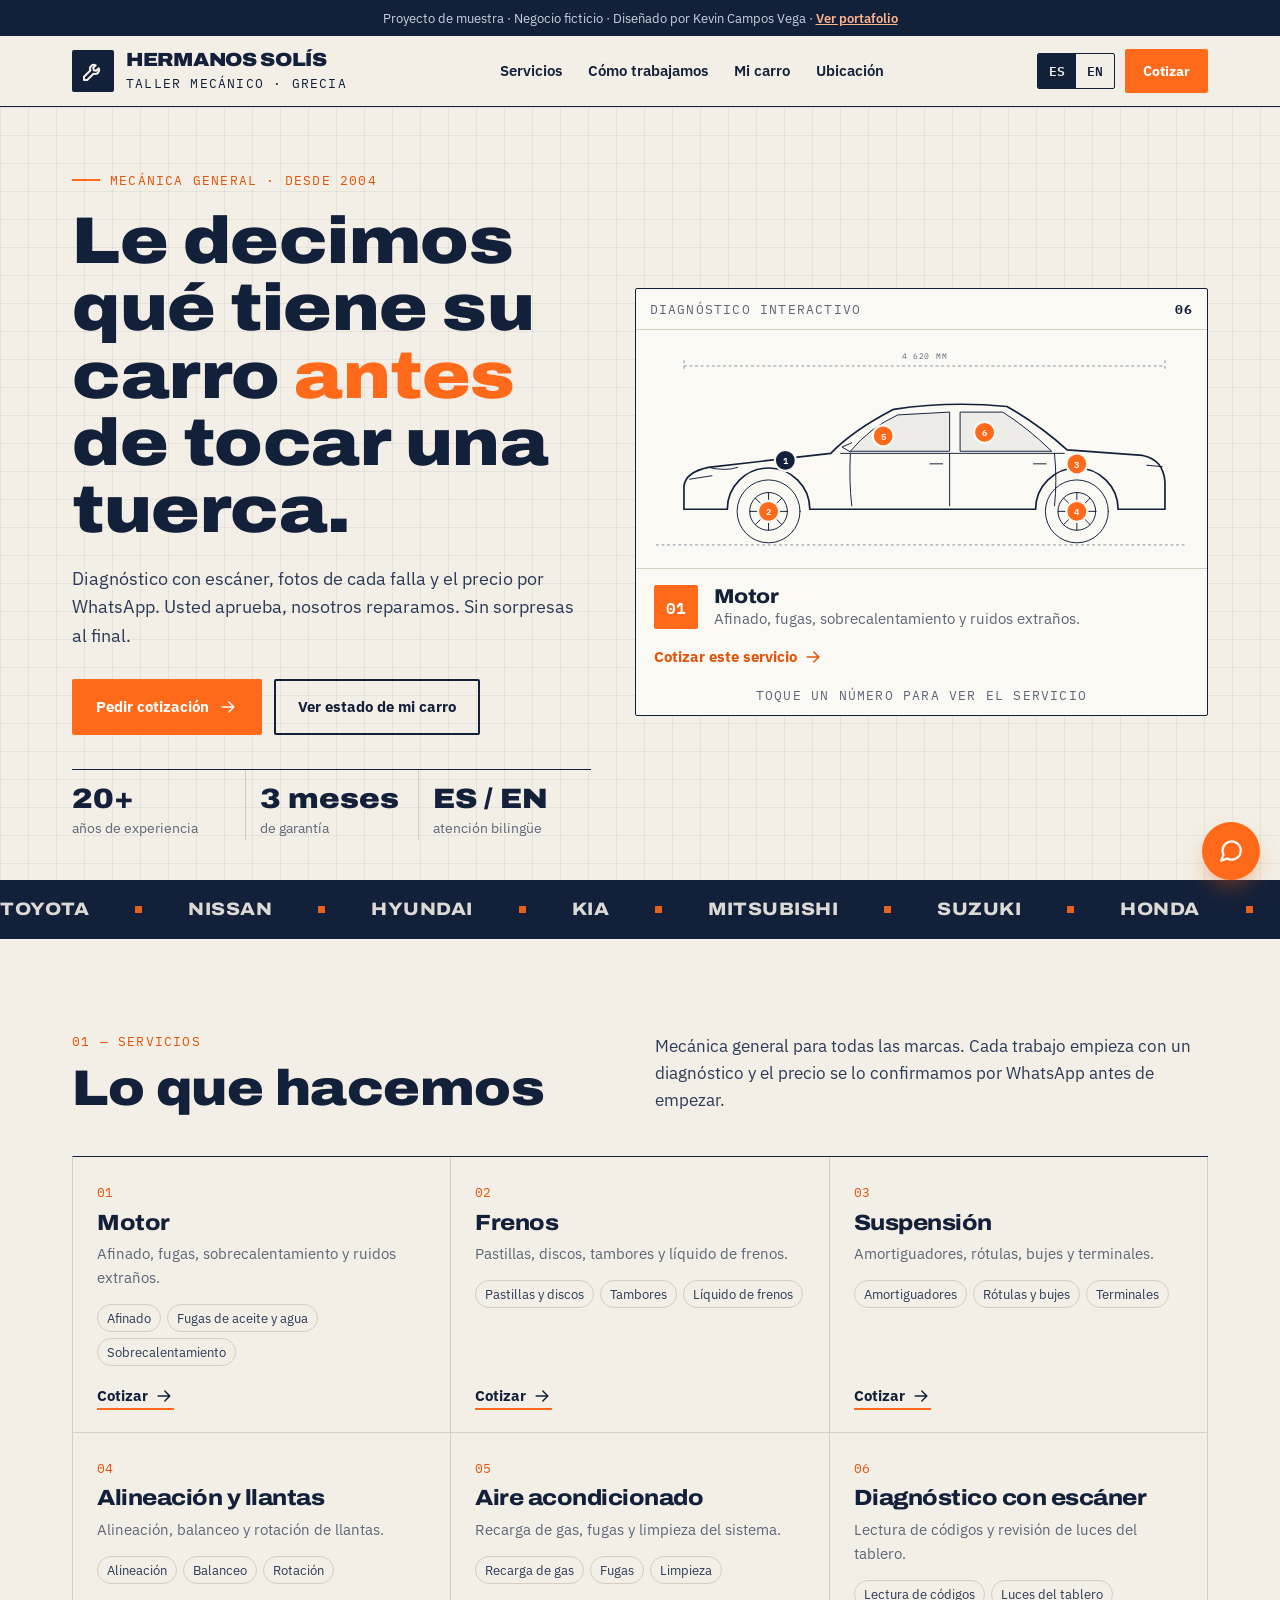
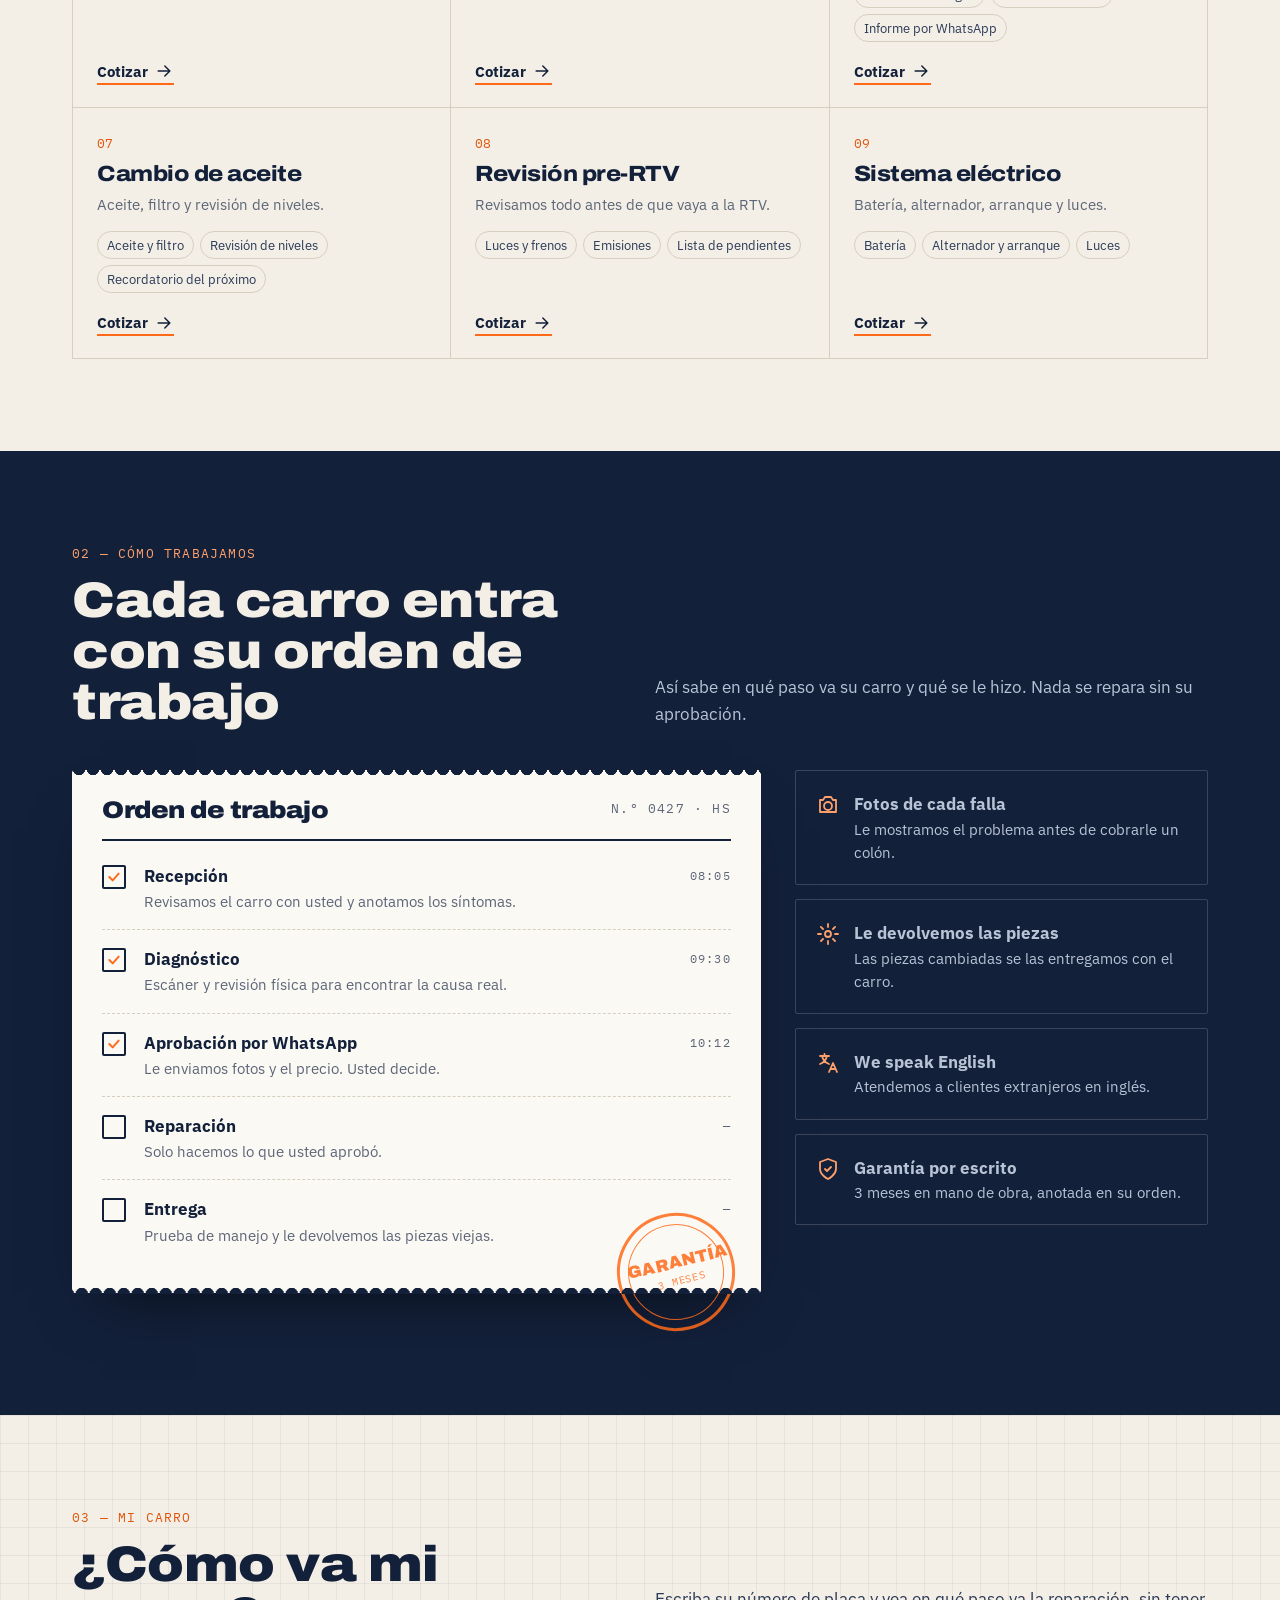
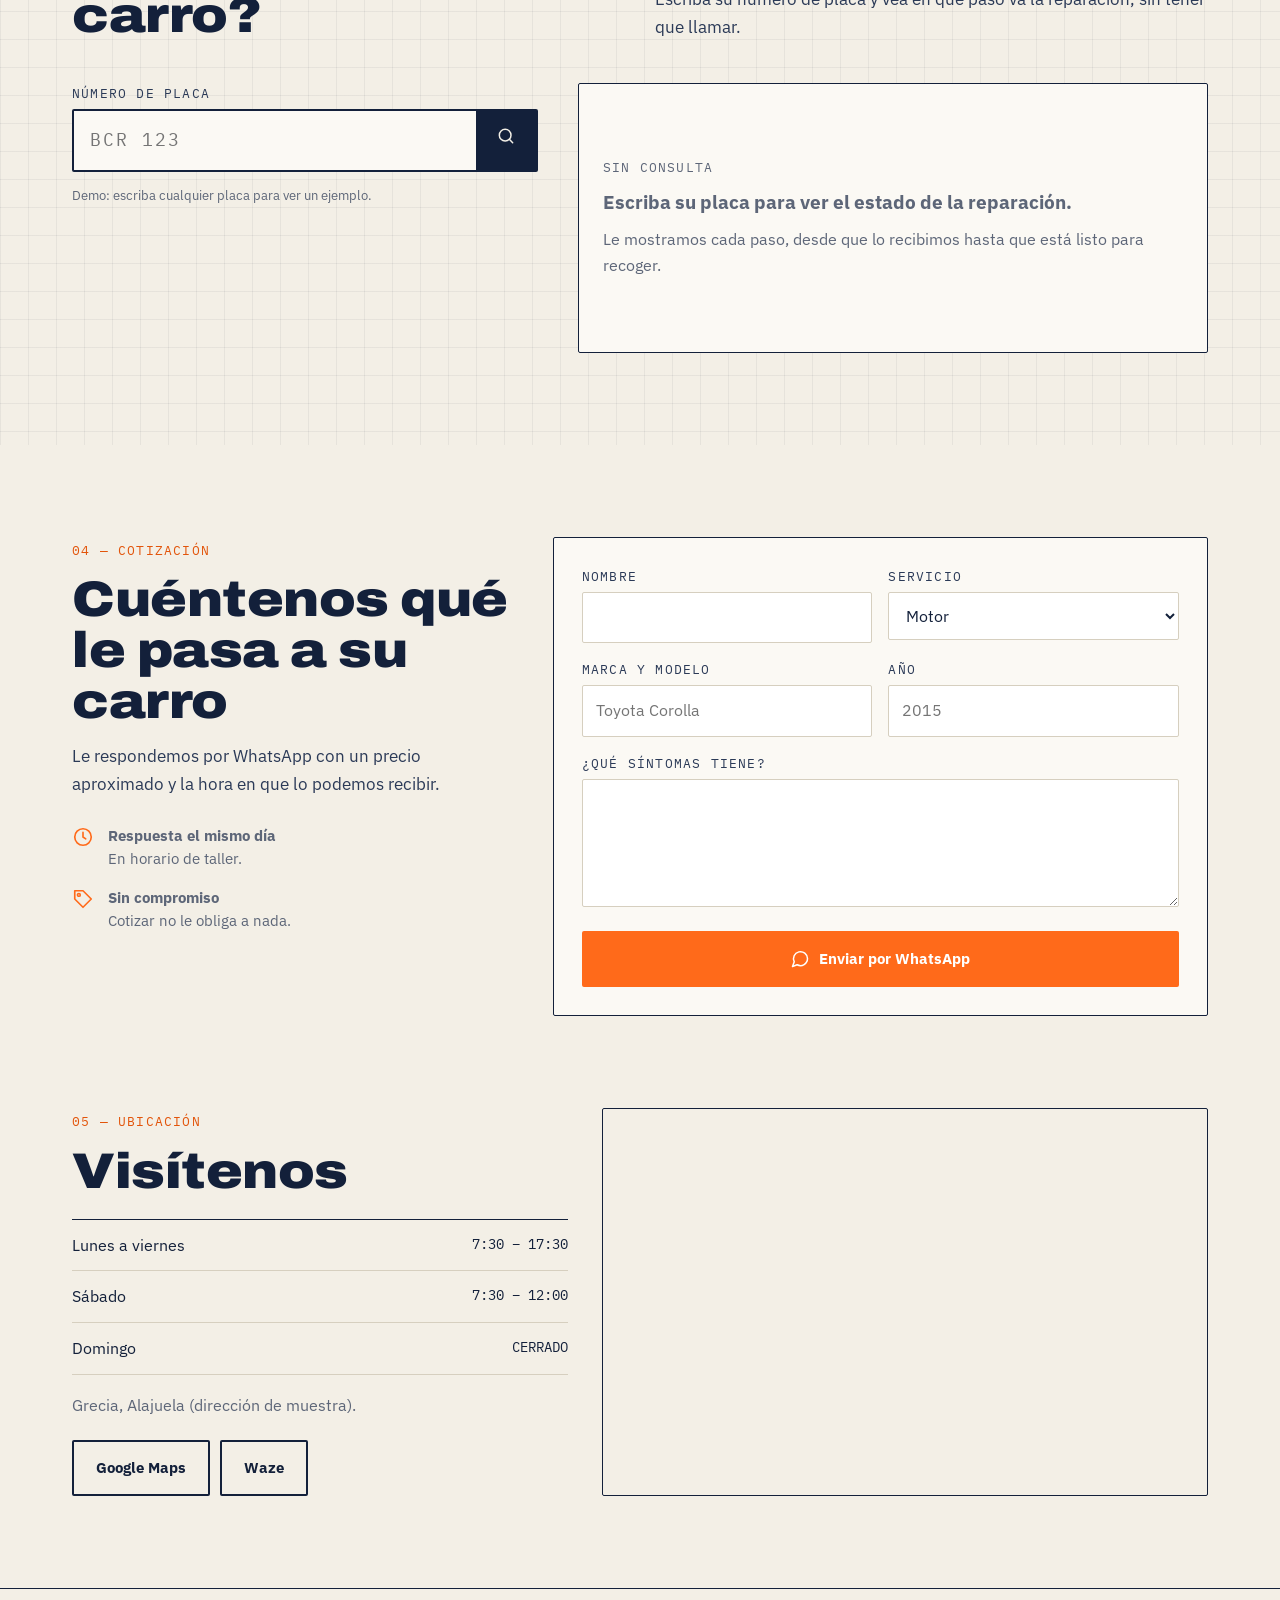
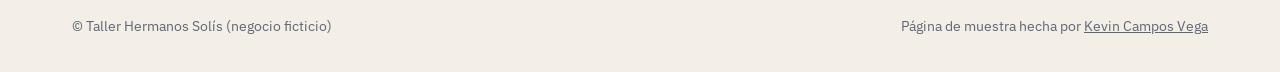
<file: demos/taller-hermanos-solis/index.html>
<!DOCTYPE html>
<html lang="es">
<head>
<meta charset="UTF-8">
<meta name="viewport" content="width=device-width, initial-scale=1.0">
<title>Taller Hermanos Solís | Mecánica automotriz en Grecia (demo)</title>
<meta name="description" content="Demo de página web bilingüe para un taller mecánico: diagnóstico interactivo, servicios, seguimiento de reparación y cotización por WhatsApp.">
<link rel="preconnect" href="https://fonts.googleapis.com">
<link rel="preconnect" href="https://fonts.gstatic.com" crossorigin>
<link href="https://fonts.googleapis.com/css2?family=Archivo:wdth,wght@112,700;112,800;112,900&family=IBM+Plex+Mono:wght@500;600&family=IBM+Plex+Sans:wght@400;500;600;700&display=swap" rel="stylesheet">
<style>
:root{--paper:#f3efe6;--paper2:#ebe5d8;--card:#fbf9f4;--ink:#13203a;--ink2:#2b3a57;--muted:#5d6678;--line:#d6cfbf;--grid:rgba(19,32,58,.06);--orange:#ff6a1a;--orange-d:#e2540a;--green:#2f9e6a}
*{box-sizing:border-box;margin:0;padding:0}
html{scroll-behavior:smooth;scroll-padding-top:78px}
body{font-family:"IBM Plex Sans",system-ui,sans-serif;background:var(--paper);color:var(--ink);line-height:1.6;overflow-x:hidden}
h1,h2,h3{font-family:Archivo,sans-serif;font-stretch:112%;line-height:1.02;letter-spacing:-.5px}
a{color:inherit;text-decoration:none}button,input,select,textarea{font:inherit}button{cursor:pointer}
.mono{font-family:"IBM Plex Mono",monospace;font-size:12.5px;letter-spacing:1.2px;text-transform:uppercase}
.wrap{max-width:1180px;margin:0 auto;padding:0 22px}
.i{width:20px;height:20px;stroke:currentColor;fill:none;stroke-width:1.8;stroke-linecap:round;stroke-linejoin:round;flex-shrink:0}
.grid-bg{background-image:linear-gradient(var(--grid) 1px,transparent 1px),linear-gradient(90deg,var(--grid) 1px,transparent 1px);background-size:28px 28px}
.demo-badge{background:var(--ink);color:#c9d2e3;font-size:12.5px;text-align:center;padding:8px 12px}
.demo-badge a{color:#ffb38a;font-weight:600;text-decoration:underline}
/* botones */
.btn{display:inline-flex;align-items:center;justify-content:center;gap:9px;padding:14px 22px;font-weight:700;border:2px solid var(--ink);border-radius:2px;transition:transform .15s,background .15s,color .15s;white-space:nowrap;font-size:15px}
.btn-o{background:var(--orange);border-color:var(--orange);color:#fff}
.btn-o:hover{background:var(--orange-d);border-color:var(--orange-d)}
.btn-l{background:transparent;color:var(--ink)}
.btn-l:hover{background:var(--ink);color:var(--paper)}
.btn:active{transform:translateY(1px)}
/* header */
header{position:sticky;top:0;z-index:40;background:rgba(243,239,230,.94);backdrop-filter:blur(8px);border-bottom:1.5px solid var(--ink)}
.nav{display:flex;align-items:center;justify-content:space-between;height:70px;gap:18px}
.logo{display:flex;align-items:center;gap:12px}
.logo .mk{width:42px;height:42px;background:var(--ink);color:var(--paper);display:grid;place-items:center;border-radius:2px}
.logo .mk .i{width:24px;height:24px;stroke-width:2}
.logo b{font-family:Archivo,sans-serif;font-stretch:112%;font-weight:900;font-size:19px;letter-spacing:-.3px;display:block;line-height:1}
.logo small{display:block;margin-top:4px}
.nav ul{display:flex;gap:26px;list-style:none;font-weight:600;font-size:14.5px}
.nav ul a{position:relative}.nav ul a:after{content:"";position:absolute;left:0;right:100%;bottom:-4px;height:2px;background:var(--orange);transition:right .2s}
.nav ul a:hover:after{right:0}
.nav-r{display:flex;align-items:center;gap:10px}
.lang{display:flex;border:1.5px solid var(--ink);border-radius:2px;overflow:hidden}
.lang button{border:0;background:none;padding:7px 11px;font-family:"IBM Plex Mono",monospace;font-weight:600;font-size:12.5px;color:var(--ink)}
.lang button.on{background:var(--ink);color:var(--paper)}
.nav .btn{padding:9px 16px;font-size:14px}
/* hero */
.hero{padding:56px 0 40px;border-bottom:1.5px solid var(--ink)}
.hero .wrap{display:grid;grid-template-columns:.95fr 1.05fr;gap:44px;align-items:center}
.tag{display:inline-flex;align-items:center;gap:10px;color:var(--orange-d);margin-bottom:18px}
.tag:before{content:"";width:28px;height:2px;background:var(--orange)}
.hero h1{font-size:clamp(38px,5.4vw,66px);font-weight:900;margin-bottom:20px}
.hero h1 em{font-style:normal;color:var(--orange)}
.hero p.lead{font-size:18px;color:var(--ink2);max-width:520px;margin-bottom:28px}
.ctas{display:flex;gap:12px;flex-wrap:wrap;margin-bottom:34px}
.specs{display:grid;grid-template-columns:repeat(3,1fr);border-top:1.5px solid var(--ink)}
.specs div{padding:14px 14px 0 0}
.specs div+div{padding-left:14px;border-left:1px solid var(--line)}
.specs b{font-family:Archivo,sans-serif;font-stretch:112%;font-weight:900;font-size:28px;display:block;line-height:1.1}
.specs span{color:var(--muted);font-size:13.5px}
/* plano del carro */
.plan{background:var(--card);border:1.5px solid var(--ink);border-radius:2px;position:relative}
.plan-top{display:flex;justify-content:space-between;align-items:center;padding:10px 14px;border-bottom:1px solid var(--line);color:var(--muted)}
.plan-top b{color:var(--ink)}
.plan .draw{position:relative;padding:8px 6px 0}
.plan svg.car{width:100%;height:auto;display:block}
.car .body{fill:none;stroke:var(--ink);stroke-width:2.4;stroke-linejoin:round;stroke-linecap:round}
.car .thin{fill:none;stroke:var(--ink);stroke-width:1.4;stroke-linecap:round}
.car .glass{fill:rgba(19,32,58,.06);stroke:var(--ink);stroke-width:1.4}
.car .dim{fill:none;stroke:var(--muted);stroke-width:1;stroke-dasharray:4 4}
.car text{font-family:"IBM Plex Mono",monospace;font-size:12px;fill:var(--muted);letter-spacing:1px}
.hs{cursor:pointer}
.hs circle.dot{fill:var(--orange);stroke:var(--card);stroke-width:3;transition:r .2s}
.hs text{fill:#fff;font-family:"IBM Plex Mono",monospace;font-size:13px;font-weight:600;letter-spacing:0;text-anchor:middle;dominant-baseline:central;pointer-events:none}
.hs circle.ring{fill:none;stroke:var(--orange);stroke-width:2;opacity:.6;animation:ping 2.2s ease-out infinite;transform-box:fill-box;transform-origin:center}
.hs.on circle.dot{fill:var(--ink)}
.hs.on circle.ring{stroke:var(--ink)}
@keyframes ping{0%{transform:scale(1);opacity:.6}80%,100%{transform:scale(2.2);opacity:0}}
.info{display:grid;grid-template-columns:auto 1fr;gap:16px;align-items:center;padding:16px 18px;border-top:1px solid var(--line)}
.info .n{width:44px;height:44px;background:var(--orange);color:#fff;display:grid;place-items:center;font-family:"IBM Plex Mono",monospace;font-weight:600;font-size:16px;border-radius:2px}
.info h3{font-size:20px;font-weight:800;margin-bottom:2px}
.info p{color:var(--muted);font-size:14.5px;line-height:1.45}
.info .pr{text-align:right}
.info .pr small{display:block;color:var(--muted)}
.info .pr b{font-family:Archivo,sans-serif;font-stretch:112%;font-weight:800;font-size:19px;white-space:nowrap}
.info .go{grid-column:1/-1;justify-self:start;color:var(--orange-d);font-weight:700;font-size:14.5px;display:inline-flex;gap:6px;align-items:center;background:none;border:0;padding:0}
.hint{text-align:center;color:var(--muted);padding:0 0 10px}
/* marcas */
.brands{border-bottom:1.5px solid var(--ink);overflow:hidden;background:var(--ink);color:var(--paper)}
.track{display:flex;gap:46px;padding:14px 0;width:max-content;animation:slide 32s linear infinite}
.track span{font-family:Archivo,sans-serif;font-stretch:112%;font-weight:800;font-size:18px;letter-spacing:.5px;display:flex;align-items:center;gap:46px;opacity:.9}
.track span:after{content:"";width:7px;height:7px;background:var(--orange);display:block}
@keyframes slide{to{transform:translateX(-50%)}}
/* secciones */
section{padding:92px 0}
.sh{display:grid;grid-template-columns:1fr 1fr;gap:30px;align-items:end;margin-bottom:42px}
.sh h2{font-size:clamp(32px,4.2vw,50px);font-weight:900}
.sh p{color:var(--ink2);font-size:17px}
.sh .mono{color:var(--orange-d);display:block;margin-bottom:12px}
/* tabla de servicios */
.svc{display:grid;grid-template-columns:repeat(3,1fr);border-top:1.5px solid var(--ink);border-left:1px solid var(--line)}
.sc{border-right:1px solid var(--line);border-bottom:1px solid var(--line);padding:26px 24px 22px;display:flex;flex-direction:column;gap:8px;transition:background .15s}
.sc:hover{background:var(--card)}
.sc .num{font-family:"IBM Plex Mono",monospace;color:var(--orange-d);font-size:13px}
.sc h3{font-size:22px;font-weight:800}
.sc p{color:var(--muted);font-size:15px}
.sc ul{list-style:none;display:flex;flex-wrap:wrap;gap:6px;margin:6px 0 10px}
.sc li{font-size:12.5px;border:1px solid var(--line);background:var(--paper);padding:3px 9px;border-radius:999px;color:var(--ink2)}
.sc .go{margin-top:auto;align-self:flex-start;background:none;border:0;padding:0;color:var(--ink);font-weight:700;font-size:14.5px;display:inline-flex;gap:6px;align-items:center;border-bottom:2px solid var(--orange)}
.sc .go:hover{color:var(--orange-d)}
.note{color:var(--muted);font-size:13px;margin-top:14px}
/* orden de trabajo */
.order-sec{background:var(--ink);color:var(--paper)}
.order-sec .sh h2{color:var(--paper)}.order-sec .sh p{color:#b9c3d6}.order-sec .sh .mono{color:#ffa06b}
.order-wrap{display:grid;grid-template-columns:1.25fr .75fr;gap:34px;align-items:start}
.ticket{background:var(--card);color:var(--ink);border-radius:3px;position:relative;padding:28px 30px 30px;margin-bottom:30px;box-shadow:0 30px 60px -30px rgba(0,0,0,.6)}
.ticket:before,.ticket:after{content:"";position:absolute;left:0;right:0;height:10px;background:radial-gradient(circle at 7px 0,var(--ink) 6px,transparent 6.5px) 0 0/14px 10px repeat-x}
.ticket:before{top:-1px}
.ticket:after{bottom:-1px;transform:rotate(180deg)}
.t-head{display:flex;justify-content:space-between;gap:14px;padding-bottom:16px;border-bottom:2px solid var(--ink);margin-bottom:6px;flex-wrap:wrap}
.t-head h3{font-size:24px;font-weight:900}
.t-head .mono{color:var(--muted)}
.step{display:grid;grid-template-columns:28px 1fr auto;gap:14px;padding:16px 0;border-bottom:1px dashed var(--line);align-items:start}
.step:last-child{border-bottom:0}
.box{width:24px;height:24px;border:2px solid var(--ink);border-radius:2px;display:grid;place-items:center;margin-top:2px}
.box .i{width:16px;height:16px;stroke-width:3;color:var(--orange)}
.step b{font-size:17px;display:block}
.step p{color:var(--muted);font-size:14.5px}
.step .mono{color:var(--muted);font-size:11.5px;white-space:nowrap;margin-top:4px}
.stamp{position:absolute;right:26px;bottom:-38px;width:118px;height:118px;border:3px solid var(--orange);border-radius:50%;display:grid;place-items:center;text-align:center;color:var(--orange);transform:rotate(-14deg);opacity:.85;pointer-events:none}
.stamp div{border:1.5px solid var(--orange);border-radius:50%;width:96px;height:96px;display:grid;place-items:center;align-content:center}
.stamp b{font-family:Archivo,sans-serif;font-weight:900;font-size:17px;line-height:1;letter-spacing:.5px}
.stamp small{font-family:"IBM Plex Mono",monospace;font-size:10px;letter-spacing:1px;margin-top:3px}
.why{display:flex;flex-direction:column;gap:14px}
.why div{border:1px solid rgba(243,239,230,.18);padding:20px;display:flex;gap:14px;align-items:flex-start;border-radius:2px}
.why .i{color:#ffa06b;width:24px;height:24px;margin-top:2px}
.why b{display:block;font-size:16.5px}
.why span{color:#b9c3d6;font-size:14.5px}
/* seguimiento */
.track-wrap{display:grid;grid-template-columns:.85fr 1.15fr;gap:40px;align-items:start}
.plate{display:flex;border:2px solid var(--ink);border-radius:2px;background:var(--card);overflow:hidden}
.plate input{flex:1;min-width:0;border:0;background:none;padding:15px 16px;font-family:"IBM Plex Mono",monospace;font-size:18px;letter-spacing:2px;text-transform:uppercase;outline:none}
.plate button{border:0;background:var(--ink);color:var(--paper);padding:0 20px;font-weight:700}
.status{background:var(--card);border:1.5px solid var(--ink);border-radius:2px;padding:24px;min-height:100%}
.status .empty{color:var(--muted);display:flex;flex-direction:column;gap:10px;align-items:flex-start;justify-content:center;height:100%;min-height:220px}
.st-head{display:flex;justify-content:space-between;gap:12px;flex-wrap:wrap;margin-bottom:20px}
.st-head b{font-family:"IBM Plex Mono",monospace;font-size:20px;letter-spacing:2px}
.pill{background:#fff1e8;color:var(--orange-d);border:1px solid #ffc9a8;font-weight:700;font-size:13px;padding:4px 10px;border-radius:999px}
.bar{display:grid;grid-template-columns:repeat(5,1fr);gap:6px;margin-bottom:10px}
.bar i{height:8px;background:var(--line);border-radius:1px}
.bar i.done{background:var(--ink)}.bar i.now{background:var(--orange);animation:blink 1.4s ease-in-out infinite}
@keyframes blink{50%{opacity:.45}}
.labels{display:grid;grid-template-columns:repeat(5,1fr);gap:6px;font-size:12px;color:var(--muted);margin-bottom:20px}
.labels span.done{color:var(--ink);font-weight:600}.labels span.now{color:var(--orange-d);font-weight:700}
.msg{border-left:3px solid var(--orange);background:var(--paper);padding:12px 14px;font-size:14.5px;margin-bottom:16px}
.msg small{display:block;color:var(--muted);font-family:"IBM Plex Mono",monospace;font-size:11px;letter-spacing:1px;margin-bottom:4px}
/* cotizar */
.quote{display:grid;grid-template-columns:.8fr 1.2fr;gap:44px;align-items:start}
.quote ul{list-style:none;display:flex;flex-direction:column;gap:16px;margin-top:26px}
.quote li{display:flex;gap:14px}
.quote li .i{color:var(--orange);width:22px;height:22px;margin-top:2px}
.quote li b{display:block}.quote li span{color:var(--muted);font-size:14.5px}
form{background:var(--card);border:1.5px solid var(--ink);padding:28px;border-radius:2px;display:grid;gap:16px}
.f2{display:grid;grid-template-columns:1fr 1fr;gap:16px}
label{display:block;margin-bottom:6px;color:var(--ink2)}
input,select,textarea{width:100%;border:1.5px solid var(--line);background:#fff;border-radius:2px;padding:12px 13px;color:var(--ink);outline:none;transition:border-color .15s}
input:focus,select:focus,textarea:focus{border-color:var(--ink)}
textarea{resize:vertical}
/* ubicación */
.loc{display:grid;grid-template-columns:.9fr 1.1fr;gap:34px;align-items:stretch}
.hours{border-top:1.5px solid var(--ink)}
.hours div{display:flex;justify-content:space-between;padding:13px 0;border-bottom:1px solid var(--line);font-size:15.5px}
.hours div span:last-child{font-family:"IBM Plex Mono",monospace;font-size:14px}
.map{border:1.5px solid var(--ink);border-radius:2px;overflow:hidden;min-height:320px}
.map iframe{width:100%;height:100%;min-height:320px;border:0;display:block;filter:grayscale(.4) contrast(1.05)}
footer{border-top:1.5px solid var(--ink);padding:26px 0 34px;color:var(--muted);font-size:14px}
footer .wrap{display:flex;justify-content:space-between;gap:14px;flex-wrap:wrap}
footer a{text-decoration:underline}
.fab{position:fixed;right:20px;bottom:20px;z-index:50;width:58px;height:58px;border-radius:50%;background:var(--orange);color:#fff;display:grid;place-items:center;border:0;box-shadow:0 12px 26px -10px rgba(226,84,10,.7)}
.fab .i{width:26px;height:26px;stroke-width:2}
/* modal */
.modal{position:fixed;inset:0;background:rgba(19,32,58,.6);z-index:80;display:none;place-items:center;padding:20px}
.modal.open{display:grid}
.mb{background:var(--card);border:1.5px solid var(--ink);border-radius:3px;max-width:440px;width:100%;padding:26px}
.mb h3{font-size:24px;font-weight:900;margin-bottom:6px}
.mb p{color:var(--muted);font-size:14.5px;margin-bottom:14px}
.bubble{background:#dcf8c6;color:#1b2a1b;border-radius:10px 10px 10px 2px;padding:14px;font-size:14px;white-space:pre-wrap;margin-bottom:18px;max-height:46vh;overflow:auto}
.mb .btns{display:flex;gap:10px;flex-wrap:wrap}
.rv{opacity:0;transform:translateY(16px);transition:opacity .6s,transform .6s}.rv.on{opacity:1;transform:none}
@media(max-width:980px){
 .hero .wrap,.order-wrap,.track-wrap,.quote,.loc,.sh{grid-template-columns:1fr}
 .nav ul{display:none}
 .svc{grid-template-columns:1fr 1fr}
 .stamp{width:96px;height:96px;right:14px;bottom:-30px}.stamp div{width:78px;height:78px}.stamp b{font-size:14px}
}
@media(max-width:600px){
 section{padding:70px 0}.hero{padding:34px 0 30px}
 .nav-r .btn{display:none}
 .info{grid-template-columns:auto 1fr}.info .pr{grid-column:2;text-align:left}
 .specs b{font-size:20px}.specs span{font-size:12.5px}.pill{align-self:flex-start}
 .f2{grid-template-columns:1fr}
 .svc{grid-template-columns:1fr}
 .ticket{padding:24px 18px}
 .step{grid-template-columns:26px 1fr}.step .mono{grid-column:2;margin-top:2px}
 .stamp{display:none}
 .labels{font-size:10.5px}
}
@media(prefers-reduced-motion:reduce){*{animation:none!important;transition:none!important}.rv{opacity:1;transform:none}}
</style>
</head>
<body>
<svg width="0" height="0" style="position:absolute" aria-hidden="true">
<symbol id="i-wrench" viewBox="0 0 24 24"><path d="M14.7 6.3a4 4 0 0 0-5.4 5.2L3 17.8V21h3.2l6.3-6.3a4 4 0 0 0 5.2-5.4l-2.5 2.5-2.4-.6-.6-2.4z"/></symbol>
<symbol id="i-arrow" viewBox="0 0 24 24"><path d="M5 12h14M13 6l6 6-6 6"/></symbol>
<symbol id="i-check" viewBox="0 0 24 24"><path d="m5 12 5 5 9-10"/></symbol>
<symbol id="i-clock" viewBox="0 0 24 24"><circle cx="12" cy="12" r="9"/><path d="M12 7v5l3 2"/></symbol>
<symbol id="i-chat" viewBox="0 0 24 24"><path d="M21 11.5a8.4 8.4 0 0 1-12.4 7.4L3 21l2.1-5.6A8.4 8.4 0 1 1 21 11.5z"/></symbol>
<symbol id="i-camera" viewBox="0 0 24 24"><path d="M4 7h3l2-3h6l2 3h3v12H4z"/><circle cx="12" cy="13" r="4"/></symbol>
<symbol id="i-tag" viewBox="0 0 24 24"><path d="M3 12V3h9l9 9-9 9z"/><circle cx="7.5" cy="7.5" r="1.5"/></symbol>
<symbol id="i-shield" viewBox="0 0 24 24"><path d="M12 22s8-4 8-10V5l-8-3-8 3v7c0 6 8 10 8 10z"/><path d="m9 12 2 2 4-4"/></symbol>
<symbol id="i-lang" viewBox="0 0 24 24"><path d="M4 5h9M8.5 3v2M6 5c1 4 4 7 7 8M11 5c-1 4-4 7-7 8"/><path d="m13 21 4-9 4 9M14.5 18h5"/></symbol>
<symbol id="i-parts" viewBox="0 0 24 24"><circle cx="12" cy="12" r="3"/><path d="M12 2v3M12 19v3M2 12h3M19 12h3M4.9 4.9l2.1 2.1M17 17l2.1 2.1M4.9 19.1 7 17M17 7l2.1-2.1"/></symbol>
<symbol id="i-search" viewBox="0 0 24 24"><circle cx="11" cy="11" r="7"/><path d="m20 20-4-4"/></symbol>
</svg>

<div class="demo-badge" data-es="Proyecto de muestra · Negocio ficticio · Diseñado por Kevin Campos Vega · <a href='../../index.html'>Ver portafolio</a>" data-en="Sample project · Fictional business · Designed by Kevin Campos Vega · <a href='../../index.html'>See portfolio</a>">Proyecto de muestra · Negocio ficticio · Diseñado por Kevin Campos Vega · <a href="../../index.html">Ver portafolio</a></div>

<header><div class="wrap nav">
  <a href="#" class="logo"><span class="mk"><svg class="i"><use href="#i-wrench"/></svg></span><span><b>HERMANOS SOLÍS</b><small class="mono" data-es="Taller mecánico · Grecia" data-en="Auto repair · Grecia">Taller mecánico · Grecia</small></span></a>
  <ul>
    <li><a href="#servicios" data-es="Servicios" data-en="Services">Servicios</a></li>
    <li><a href="#proceso" data-es="Cómo trabajamos" data-en="How we work">Cómo trabajamos</a></li>
    <li><a href="#seguimiento" data-es="Mi carro" data-en="My car">Mi carro</a></li>
    <li><a href="#ubicacion" data-es="Ubicación" data-en="Location">Ubicación</a></li>
  </ul>
  <div class="nav-r"><div class="lang"><button class="on" data-l="es">ES</button><button data-l="en">EN</button></div><a href="#cotizar" class="btn btn-o" data-es="Cotizar" data-en="Get a quote">Cotizar</a></div>
</div></header>

<section class="hero grid-bg" style="padding-top:56px"><div class="wrap">
  <div>
    <div class="tag mono" data-es="Mecánica general · Desde 2004" data-en="Full-service auto repair · Since 2004">Mecánica general · Desde 2004</div>
    <h1 data-es="Le decimos qué tiene su carro <em>antes</em> de tocar una tuerca." data-en="We tell you what's wrong <em>before</em> we touch a single bolt.">Le decimos qué tiene su carro <em>antes</em> de tocar una tuerca.</h1>
    <p class="lead" data-es="Diagnóstico con escáner, fotos de cada falla y el precio por WhatsApp. Usted aprueba, nosotros reparamos. Sin sorpresas al final." data-en="Scanner diagnostics, photos of every issue and the price over WhatsApp. You approve, we fix it. No surprises at the end.">Diagnóstico con escáner, fotos de cada falla y el precio por WhatsApp. Usted aprueba, nosotros reparamos. Sin sorpresas al final.</p>
    <div class="ctas">
      <a href="#cotizar" class="btn btn-o"><span data-es="Pedir cotización" data-en="Request a quote">Pedir cotización</span><svg class="i"><use href="#i-arrow"/></svg></a>
      <a href="#seguimiento" class="btn btn-l" data-es="Ver estado de mi carro" data-en="Check my car's status">Ver estado de mi carro</a>
    </div>
    <div class="specs">
      <div><b>20+</b><span data-es="años de experiencia" data-en="years of experience">años de experiencia</span></div>
      <div><b data-es="3 meses" data-en="3 months">3 meses</b><span data-es="de garantía" data-en="warranty">de garantía</span></div>
      <div><b>ES / EN</b><span data-es="atención bilingüe" data-en="bilingual service">atención bilingüe</span></div>
    </div>
  </div>

  <div class="plan rv">
    <div class="plan-top mono"><span data-es="Diagnóstico interactivo" data-en="Interactive check-up">Diagnóstico interactivo</span><b id="planCount">06</b></div>
    <div class="draw">
      <svg class="car" viewBox="0 0 800 330" role="img" aria-label="Dibujo técnico de un carro con puntos de servicio">
        <path class="dim" d="M60 40H748M60 32v16M748 32v16"/>
        <text x="404" y="30" text-anchor="middle">4 620 MM</text>
        <path class="dim" d="M20 296H780"/>
        <path class="body" d="M60 245V212Q62 192 95 185L270 165Q302 132 360 102Q440 90 522 98Q568 124 608 160L716 168Q746 174 748 206V245H681A59 59 0 0 0 563 245H240A59 59 0 0 0 122 245Z"/>
        <path class="glass" d="M298 162Q326 128 366 110L440 106V162Z"/>
        <path class="glass" d="M455 162V106L516 106Q551 128 586 162Z"/>
        <path class="thin" d="M284 165H604M440 165V240M298 165Q296 205 300 240M590 165Q594 205 590 240M412 180h18M560 180h18M68 202 100 197M722 182 744 184M95 185q24 6 42 0M300 150l-14 6 12 7"/>
        <g class="thin"><circle cx="181" cy="248" r="45"/><circle cx="181" cy="248" r="27"/><circle cx="181" cy="248" r="6"/><path d="M181 221v54M154 248h54M162 229l38 38M200 229l-38 38"/></g>
        <g class="thin"><circle cx="622" cy="248" r="45"/><circle cx="622" cy="248" r="27"/><circle cx="622" cy="248" r="6"/><path d="M622 221v54M595 248h54M603 229l38 38M641 229l-38 38"/></g>
        <g id="hotspots"></g>
      </svg>
    </div>
    <div class="info" id="info"></div>
    <div class="hint mono" data-es="Toque un número para ver el servicio" data-en="Tap a number to see the service">Toque un número para ver el servicio</div>
  </div>
</div></section>

<div class="brands"><div class="track" id="track"></div></div>

<section id="servicios"><div class="wrap">
  <div class="sh rv">
    <div><span class="mono" data-es="01 — Servicios" data-en="01 — Services">01 — Servicios</span><h2 data-es="Lo que hacemos" data-en="What we do">Lo que hacemos</h2></div>
    <p data-es="Mecánica general para todas las marcas. Cada trabajo empieza con un diagnóstico y el precio se lo confirmamos por WhatsApp antes de empezar." data-en="General repair for all makes. Every job starts with a diagnosis, and we confirm the price on WhatsApp before we start.">Mecánica general para todas las marcas. Cada trabajo empieza con un diagnóstico y el precio se lo confirmamos por WhatsApp antes de empezar.</p>
  </div>
  <div class="svc" id="svcTable"></div>
  
</div></section>

<section id="proceso" class="order-sec"><div class="wrap">
  <div class="sh rv">
    <div><span class="mono" data-es="02 — Cómo trabajamos" data-en="02 — How we work">02 — Cómo trabajamos</span><h2 data-es="Cada carro entra con su orden de trabajo" data-en="Every car gets its own work order">Cada carro entra con su orden de trabajo</h2></div>
    <p data-es="Así sabe en qué paso va su carro y qué se le hizo. Nada se repara sin su aprobación." data-en="So you always know where your car is and what was done. Nothing gets fixed without your approval.">Así sabe en qué paso va su carro y qué se le hizo. Nada se repara sin su aprobación.</p>
  </div>
  <div class="order-wrap">
    <div class="ticket rv">
      <div class="t-head"><h3 data-es="Orden de trabajo" data-en="Work order">Orden de trabajo</h3><span class="mono">N.º 0427 · HS</span></div>
      <div id="steps"></div>
      <div class="stamp"><div><b data-es="GARANTÍA" data-en="WARRANTY">GARANTÍA</b><small data-es="3 MESES" data-en="3 MONTHS">3 MESES</small></div></div>
    </div>
    <div class="why rv">
      <div><svg class="i"><use href="#i-camera"/></svg><span><b data-es="Fotos de cada falla" data-en="Photos of every issue">Fotos de cada falla</b><span data-es="Le mostramos el problema antes de cobrarle un colón." data-en="We show you the problem before charging a cent.">Le mostramos el problema antes de cobrarle un colón.</span></span></div>
      <div><svg class="i"><use href="#i-parts"/></svg><span><b data-es="Le devolvemos las piezas" data-en="You get the old parts back">Le devolvemos las piezas</b><span data-es="Las piezas cambiadas se las entregamos con el carro." data-en="Replaced parts are handed back with your car.">Las piezas cambiadas se las entregamos con el carro.</span></span></div>
      <div><svg class="i"><use href="#i-lang"/></svg><span><b data-es="We speak English" data-en="Hablamos español">We speak English</b><span data-es="Atendemos a clientes extranjeros en inglés." data-en="Full service in English and Spanish.">Atendemos a clientes extranjeros en inglés.</span></span></div>
      <div><svg class="i"><use href="#i-shield"/></svg><span><b data-es="Garantía por escrito" data-en="Written warranty">Garantía por escrito</b><span data-es="3 meses en mano de obra, anotada en su orden." data-en="3 months on labor, written on your work order.">3 meses en mano de obra, anotada en su orden.</span></span></div>
    </div>
  </div>
</div></section>

<section id="seguimiento" class="grid-bg"><div class="wrap">
  <div class="sh rv">
    <div><span class="mono" data-es="03 — Mi carro" data-en="03 — My car">03 — Mi carro</span><h2 data-es="¿Cómo va mi carro?" data-en="How's my car doing?">¿Cómo va mi carro?</h2></div>
    <p data-es="Escriba su número de placa y vea en qué paso va la reparación, sin tener que llamar." data-en="Enter your plate number and see where the repair is at, no phone call needed.">Escriba su número de placa y vea en qué paso va la reparación, sin tener que llamar.</p>
  </div>
  <div class="track-wrap">
    <div class="rv">
      <label class="mono" for="plateIn" data-es="Número de placa" data-en="Plate number">Número de placa</label>
      <form class="plate" id="plateForm" style="padding:0;border-width:2px;display:flex;gap:0"><input id="plateIn" maxlength="9" placeholder="BCR 123" autocomplete="off"><button type="submit" aria-label="Buscar"><svg class="i"><use href="#i-search"/></svg></button></form>
      <p class="note" data-es="Demo: escriba cualquier placa para ver un ejemplo." data-en="Demo: type any plate to see an example.">Demo: escriba cualquier placa para ver un ejemplo.</p>
    </div>
    <div class="status rv" id="status"></div>
  </div>
</div></section>

<section id="cotizar"><div class="wrap quote">
  <div class="rv">
    <span class="mono" style="color:var(--orange-d)" data-es="04 — Cotización" data-en="04 — Quote">04 — Cotización</span>
    <h2 style="font-size:clamp(32px,4.2vw,50px);font-weight:900;margin:12px 0 16px" data-es="Cuéntenos qué le pasa a su carro" data-en="Tell us what's going on with your car">Cuéntenos qué le pasa a su carro</h2>
    <p style="color:var(--ink2);font-size:17px" data-es="Le respondemos por WhatsApp con un precio aproximado y la hora en que lo podemos recibir." data-en="We reply on WhatsApp with an estimate and when we can take your car in.">Le respondemos por WhatsApp con un precio aproximado y la hora en que lo podemos recibir.</p>
    <ul>
      <li><svg class="i"><use href="#i-clock"/></svg><span><b data-es="Respuesta el mismo día" data-en="Same-day reply">Respuesta el mismo día</b><span data-es="En horario de taller." data-en="During shop hours.">En horario de taller.</span></span></li>
      <li><svg class="i"><use href="#i-tag"/></svg><span><b data-es="Sin compromiso" data-en="No commitment">Sin compromiso</b><span data-es="Cotizar no le obliga a nada." data-en="Getting a quote doesn't commit you to anything.">Cotizar no le obliga a nada.</span></span></li>
    </ul>
  </div>
  <form id="quoteForm" class="rv">
    <div class="f2">
      <div><label class="mono" for="qn" data-es="Nombre" data-en="Name">Nombre</label><input id="qn" required></div>
      <div><label class="mono" for="qs" data-es="Servicio" data-en="Service">Servicio</label><select id="qs"></select></div>
    </div>
    <div class="f2">
      <div><label class="mono" for="qm" data-es="Marca y modelo" data-en="Make & model">Marca y modelo</label><input id="qm" required placeholder="Toyota Corolla"></div>
      <div><label class="mono" for="qy" data-es="Año" data-en="Year">Año</label><input id="qy" type="number" min="1980" max="2027" placeholder="2015"></div>
    </div>
    <div><label class="mono" for="qp" data-es="¿Qué síntomas tiene?" data-en="What are the symptoms?">¿Qué síntomas tiene?</label><textarea id="qp" rows="4" required></textarea></div>
    <button class="btn btn-o" type="submit"><svg class="i"><use href="#i-chat"/></svg><span data-es="Enviar por WhatsApp" data-en="Send via WhatsApp">Enviar por WhatsApp</span></button>
  </form>
</div></section>

<section id="ubicacion" style="padding-top:0"><div class="wrap loc">
  <div class="rv">
    <span class="mono" style="color:var(--orange-d)" data-es="05 — Ubicación" data-en="05 — Location">05 — Ubicación</span>
    <h2 style="font-size:clamp(32px,4.2vw,50px);font-weight:900;margin:12px 0 22px" data-es="Visítenos" data-en="Visit us">Visítenos</h2>
    <div class="hours">
      <div><span data-es="Lunes a viernes" data-en="Monday to Friday">Lunes a viernes</span><span>7:30 – 17:30</span></div>
      <div><span data-es="Sábado" data-en="Saturday">Sábado</span><span>7:30 – 12:00</span></div>
      <div><span data-es="Domingo" data-en="Sunday">Domingo</span><span data-es="CERRADO" data-en="CLOSED">CERRADO</span></div>
    </div>
    <p style="color:var(--muted);margin:18px 0 22px" data-es="Grecia, Alajuela (dirección de muestra)." data-en="Grecia, Alajuela (sample address).">Grecia, Alajuela (dirección de muestra).</p>
    <div style="display:flex;gap:10px;flex-wrap:wrap"><a class="btn btn-l" href="https://www.google.com/maps/search/?api=1&query=Grecia+Alajuela" target="_blank" rel="noopener">Google Maps</a><a class="btn btn-l" href="https://waze.com/ul?q=Grecia%20Alajuela" target="_blank" rel="noopener">Waze</a></div>
  </div>
  <div class="map rv"><iframe src="https://maps.google.com/maps?q=Grecia%20Alajuela%20Costa%20Rica&z=15&output=embed" loading="lazy" title="Mapa"></iframe></div>
</div></section>

<footer><div class="wrap">
  <span data-es="© Taller Hermanos Solís (negocio ficticio)" data-en="© Hermanos Solís Auto Repair (fictional business)">© Taller Hermanos Solís (negocio ficticio)</span>
  <span data-es="Página de muestra hecha por <a href='../../index.html'>Kevin Campos Vega</a>" data-en="Sample site by <a href='../../index.html'>Kevin Campos Vega</a>">Página de muestra hecha por <a href="../../index.html">Kevin Campos Vega</a></span>
</div></footer>

<button class="fab" id="fab" aria-label="WhatsApp"><svg class="i"><use href="#i-chat"/></svg></button>

<div class="modal" id="modal"><div class="mb">
  <h3 data-es="¡Así funciona!" data-en="That's how it works!">¡Así funciona!</h3>
  <p data-es="En la página real, este mensaje le llega directo al WhatsApp del taller:" data-en="On the real site, this message goes straight to the shop's WhatsApp:">En la página real, este mensaje le llega directo al WhatsApp del taller:</p>
  <div class="bubble" id="bubble"></div>
  <div class="btns"><a class="btn btn-o" id="wantBtn" target="_blank" rel="noopener" data-es="Quiero una página así" data-en="I want a site like this">Quiero una página así</a><button class="btn btn-l" id="closeM" data-es="Cerrar" data-en="Close">Cerrar</button></div>
</div></div>

<script>
const KEVIN_WA="50670323812";
let lang="es";
const $=id=>document.getElementById(id);
const fmt=n=>"₡"+n.toLocaleString("es-CR").replace(/[,.\u202f\u00a0]/g," ");
const SVC=[
 {id:1,x:205,y:175,es:["Motor","Afinado, fugas, sobrecalentamiento y ruidos extraños."],en:["Engine","Tune-ups, leaks, overheating and strange noises."],i:{es:["Afinado", "Fugas de aceite y agua", "Sobrecalentamiento"],en:["Tune-ups", "Oil and coolant leaks", "Overheating"]}},
 {id:2,x:181,y:248,es:["Frenos","Pastillas, discos, tambores y líquido de frenos."],en:["Brakes","Pads, rotors, drums and brake fluid."],i:{es:["Pastillas y discos", "Tambores", "Líquido de frenos"],en:["Pads and rotors", "Drums", "Brake fluid"]}},
 {id:3,x:622,y:180,es:["Suspensión","Amortiguadores, rótulas, bujes y terminales."],en:["Suspension","Shocks, ball joints, bushings and tie rods."],i:{es:["Amortiguadores", "Rótulas y bujes", "Terminales"],en:["Shocks", "Ball joints and bushings", "Tie rods"]}},
 {id:4,x:622,y:248,es:["Alineación y llantas","Alineación, balanceo y rotación de llantas."],en:["Alignment & tires","Alignment, balancing and tire rotation."],i:{es:["Alineación", "Balanceo", "Rotación"],en:["Alignment", "Balancing", "Rotation"]}},
 {id:5,x:345,y:140,es:["Aire acondicionado","Recarga de gas, fugas y limpieza del sistema."],en:["Air conditioning","Recharge, leak repair and system cleaning."],i:{es:["Recarga de gas", "Fugas", "Limpieza"],en:["Recharge", "Leak repair", "Cleaning"]}},
 {id:6,x:490,y:135,es:["Diagnóstico con escáner","Lectura de códigos y revisión de luces del tablero."],en:["Scanner diagnostics","Code reading and dashboard warning lights."],i:{es:["Lectura de códigos", "Luces del tablero", "Informe por WhatsApp"],en:["Code reading", "Dashboard lights", "Report on WhatsApp"]}}
];
const EXTRA=[
 {es:["Cambio de aceite","Aceite, filtro y revisión de niveles."],en:["Oil change","Oil, filter and fluid level check."],i:{es:["Aceite y filtro", "Revisión de niveles", "Recordatorio del próximo"],en:["Oil and filter", "Fluid check", "Next-change reminder"]}},
 {es:["Revisión pre-RTV","Revisamos todo antes de que vaya a la RTV."],en:["Pre-inspection check","We check everything before your RTV inspection."],i:{es:["Luces y frenos", "Emisiones", "Lista de pendientes"],en:["Lights and brakes", "Emissions", "To-do list"]}},
 {es:["Sistema eléctrico","Batería, alternador, arranque y luces."],en:["Electrical system","Battery, alternator, starter and lights."],i:{es:["Batería", "Alternador y arranque", "Luces"],en:["Battery", "Alternator and starter", "Lights"]}}
];
const STEPS=[
 {es:["Recepción","Revisamos el carro con usted y anotamos los síntomas."],en:["Drop-off","We look at the car with you and write down the symptoms."],m:["08:05","08:05"],d:1},
 {es:["Diagnóstico","Escáner y revisión física para encontrar la causa real."],en:["Diagnosis","Scanner and hands-on inspection to find the real cause."],m:["09:30","09:30"],d:1},
 {es:["Aprobación por WhatsApp","Le enviamos fotos y el precio. Usted decide."],en:["WhatsApp approval","We send photos and the price. You decide."],m:["10:12","10:12"],d:1},
 {es:["Reparación","Solo hacemos lo que usted aprobó."],en:["Repair","We only do what you approved."],m:["—","—"],d:0},
 {es:["Entrega","Prueba de manejo y le devolvemos las piezas viejas."],en:["Pick-up","Road test, and you get the old parts back."],m:["—","—"],d:0}
];
const BRANDS=["TOYOTA","NISSAN","HYUNDAI","KIA","MITSUBISHI","SUZUKI","HONDA","MAZDA","CHEVROLET","FORD","ISUZU","VOLKSWAGEN"];
let sel=1,plate="";
const L=o=>o[lang];
const T=a=>a[lang==="es"?0:1];

function drawHotspots(){const sm=innerWidth<640,R=sm?26:15,F=sm?24:13;$("hotspots").innerHTML=SVC.map(s=>`<g class="hs${s.id===sel?" on":""}" data-id="${s.id}" tabindex="0" role="button" aria-label="${L(s)[0]}"><circle class="ring" cx="${s.x}" cy="${s.y}" r="${R-1}"/><circle class="dot" cx="${s.x}" cy="${s.y}" r="${R}"/><text x="${s.x}" y="${s.y}" style="font-size:${F}px">${s.id}</text></g>`).join("")}
let _w=innerWidth;addEventListener("resize",()=>{if((innerWidth<640)!==(_w<640)){_w=innerWidth;drawHotspots()}});
function drawInfo(){const s=SVC.find(x=>x.id===sel);const [n,d]=L(s);
 $("info").innerHTML=`<div class="n">0${s.id}</div><div><h3>${n}</h3><p>${d}</p></div><button class="go" data-q="${n}">${lang==="es"?"Cotizar este servicio":"Get a quote for this"} <svg class="i"><use href="#i-arrow"/></svg></button>`}
function drawTable(){const all=[...SVC,...EXTRA],es=lang==="es";$("svcTable").innerHTML=all.map((s,i)=>{const [n,d]=L(s);return `<article class="sc"><span class="num">${String(i+1).padStart(2,"0")}</span><h3>${n}</h3><p>${d}</p><ul>${L(s.i).map(x=>`<li>${x}</li>`).join("")}</ul><button class="go" data-q="${n}">${es?"Cotizar":"Get a quote"} <svg class="i"><use href="#i-arrow"/></svg></button></article>`}).join("");
 $("qs").innerHTML=all.map(s=>`<option>${L(s)[0]}</option>`).join("")+`<option>${es?"No sé, necesito diagnóstico":"Not sure, I need a diagnosis"}</option>`}
function drawSteps(){$("steps").innerHTML=STEPS.map(s=>{const [n,d]=L(s);return `<div class="step"><span class="box">${s.d?'<svg class="i"><use href="#i-check"/></svg>':""}</span><div><b>${n}</b><p>${d}</p></div><span class="mono">${T(s.m)}</span></div>`}).join("")}
function drawStatus(){const es=lang==="es";
 if(!plate){$("status").innerHTML=`<div class="empty"><span class="mono">${es?"Sin consulta":"No search yet"}</span><b style="font-size:19px">${es?"Escriba su placa para ver el estado de la reparación.":"Enter your plate to see the repair status."}</b><span>${es?"Le mostramos cada paso, desde que lo recibimos hasta que está listo para recoger.":"We show you every step, from drop-off to ready for pick-up."}</span></div>`;return}
 const names=STEPS.map(s=>L(s)[0]);const states=["done","done","now","",""];
 $("status").innerHTML=`<div class="st-head"><div><span class="mono" style="color:var(--muted)">${es?"Placa":"Plate"}</span><br><b>${plate}</b></div><span class="pill">${es?"Esperando su aprobación":"Waiting for your approval"}</span></div>
 <div class="bar">${states.map(c=>`<i class="${c}"></i>`).join("")}</div>
 <div class="labels">${names.map((n,i)=>`<span class="${states[i]}">${n}</span>`).join("")}</div>
 <div class="msg"><small>${es?"ÚLTIMO MENSAJE DEL TALLER · 10:12":"LATEST UPDATE FROM THE SHOP · 10:12"}</small>${es?"Encontramos las pastillas de freno delanteras gastadas al 90 %. Le enviamos 3 fotos y el precio por WhatsApp.":"Front brake pads are 90% worn. We sent you 3 photos and the price on WhatsApp."}</div>
 <button class="btn btn-o" id="approveBtn"><svg class="i"><use href="#i-chat"/></svg>${es?"Responder por WhatsApp":"Reply on WhatsApp"}</button>
 <p class="note">${es?"Ejemplo de demostración.":"Demo example."}</p>`;
 $("approveBtn").onclick=()=>showDemo(es?`Hola, soy el dueño del carro placa ${plate}. Vi las fotos, pueden seguir con la reparación de los frenos.`:`Hi, I'm the owner of the car with plate ${plate}. I saw the photos, please go ahead with the brake repair.`)}
function drawBrands(){const b=BRANDS.map(x=>`<span>${x}</span>`).join("");$("track").innerHTML=b+b}
function setLang(l){lang=l;document.documentElement.lang=l;document.querySelectorAll("[data-es]").forEach(el=>el.innerHTML=el.dataset[l]);document.querySelectorAll(".lang button").forEach(b=>b.classList.toggle("on",b.dataset.l===l));drawAll()}
function drawAll(){drawHotspots();drawInfo();drawTable();drawSteps();drawStatus()}

$("hotspots").addEventListener("click",e=>{const g=e.target.closest(".hs");if(!g)return;sel=+g.dataset.id;drawHotspots();drawInfo()});
$("hotspots").addEventListener("keydown",e=>{if(e.key!=="Enter"&&e.key!==" ")return;const g=e.target.closest(".hs");if(!g)return;e.preventDefault();sel=+g.dataset.id;drawHotspots();drawInfo()});
$("info").addEventListener("click",e=>{const b=e.target.closest(".go");if(!b)return;$("qs").value=b.dataset.q;$("cotizar").scrollIntoView();setTimeout(()=>$("qn").focus({preventScroll:true}),500)});
document.querySelectorAll(".lang button").forEach(b=>b.onclick=()=>setLang(b.dataset.l));
$("plateForm").onsubmit=e=>{e.preventDefault();const v=$("plateIn").value.trim().toUpperCase();plate=v||"BCR 123";drawStatus()};
$("quoteForm").onsubmit=e=>{e.preventDefault();const es=lang==="es";
 const msg=es?`Hola Taller Hermanos Solís, quisiera una cotización:\n\n• Nombre: ${$("qn").value}\n• Carro: ${$("qm").value} ${$("qy").value}\n• Servicio: ${$("qs").value}\n• Síntomas: ${$("qp").value}`:`Hi Hermanos Solís, I'd like a quote:\n\n• Name: ${$("qn").value}\n• Car: ${$("qm").value} ${$("qy").value}\n• Service: ${$("qs").value}\n• Symptoms: ${$("qp").value}`;
 showDemo(msg)};
$("fab").onclick=()=>showDemo(lang==="es"?"Hola Taller Hermanos Solís, quisiera hacer una consulta sobre mi carro.":"Hi Hermanos Solís, I have a question about my car.");
function showDemo(msg){$("bubble").textContent=msg;$("wantBtn").href=`https://wa.me/${KEVIN_WA}?text=${encodeURIComponent("Hola Kevin, vi la demo del taller mecánico y me interesa una página así para mi negocio.")}`;$("modal").classList.add("open")}
$("closeM").onclick=()=>$("modal").classList.remove("open");
$("modal").onclick=e=>{if(e.target.id==="modal")$("modal").classList.remove("open")};
$("svcTable").addEventListener("click",e=>{const b=e.target.closest(".go");if(!b)return;$("qs").value=b.dataset.q;$("cotizar").scrollIntoView();setTimeout(()=>$("qn").focus({preventScroll:true}),500)});
drawBrands();drawAll();
const io=new IntersectionObserver(es=>es.forEach(x=>{if(x.isIntersecting){x.target.classList.add("on");io.unobserve(x.target)}}),{threshold:.1});
document.querySelectorAll(".rv").forEach(el=>io.observe(el));
</script>
</body>
</html>
</file>
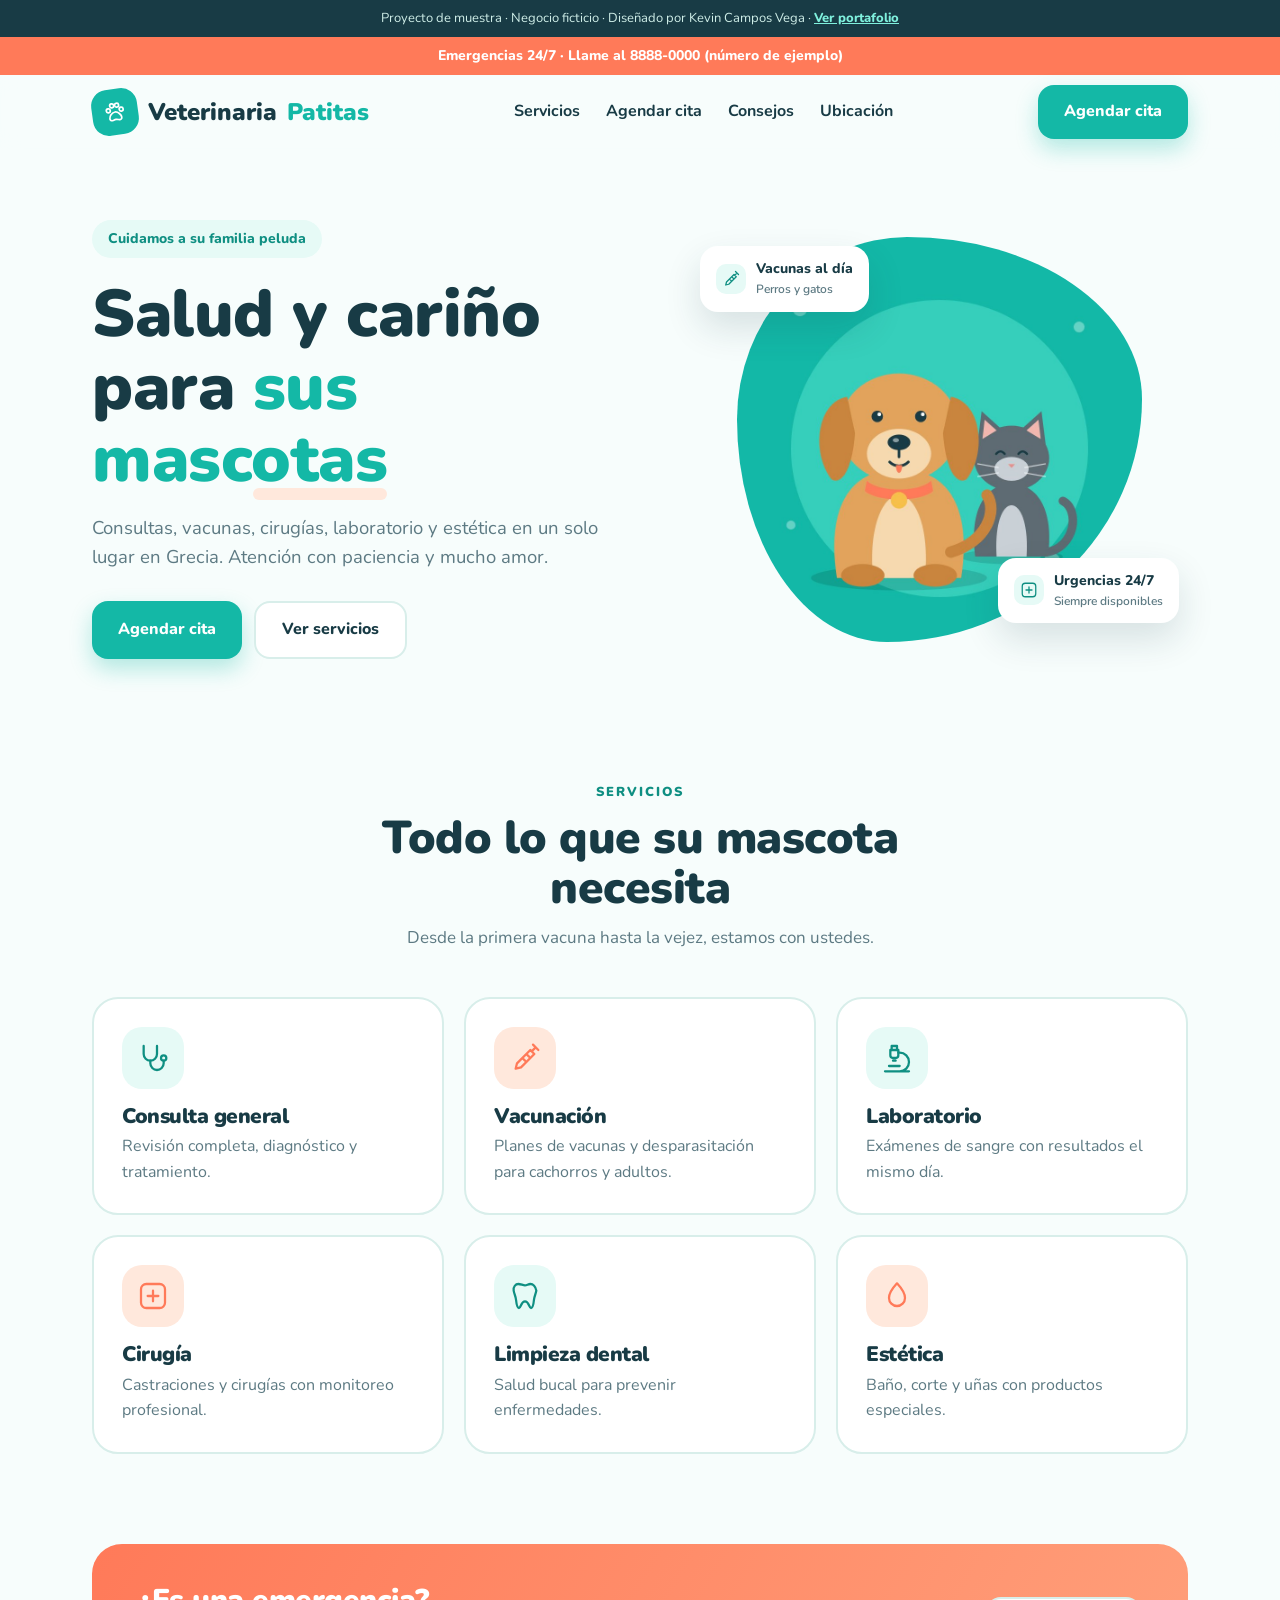
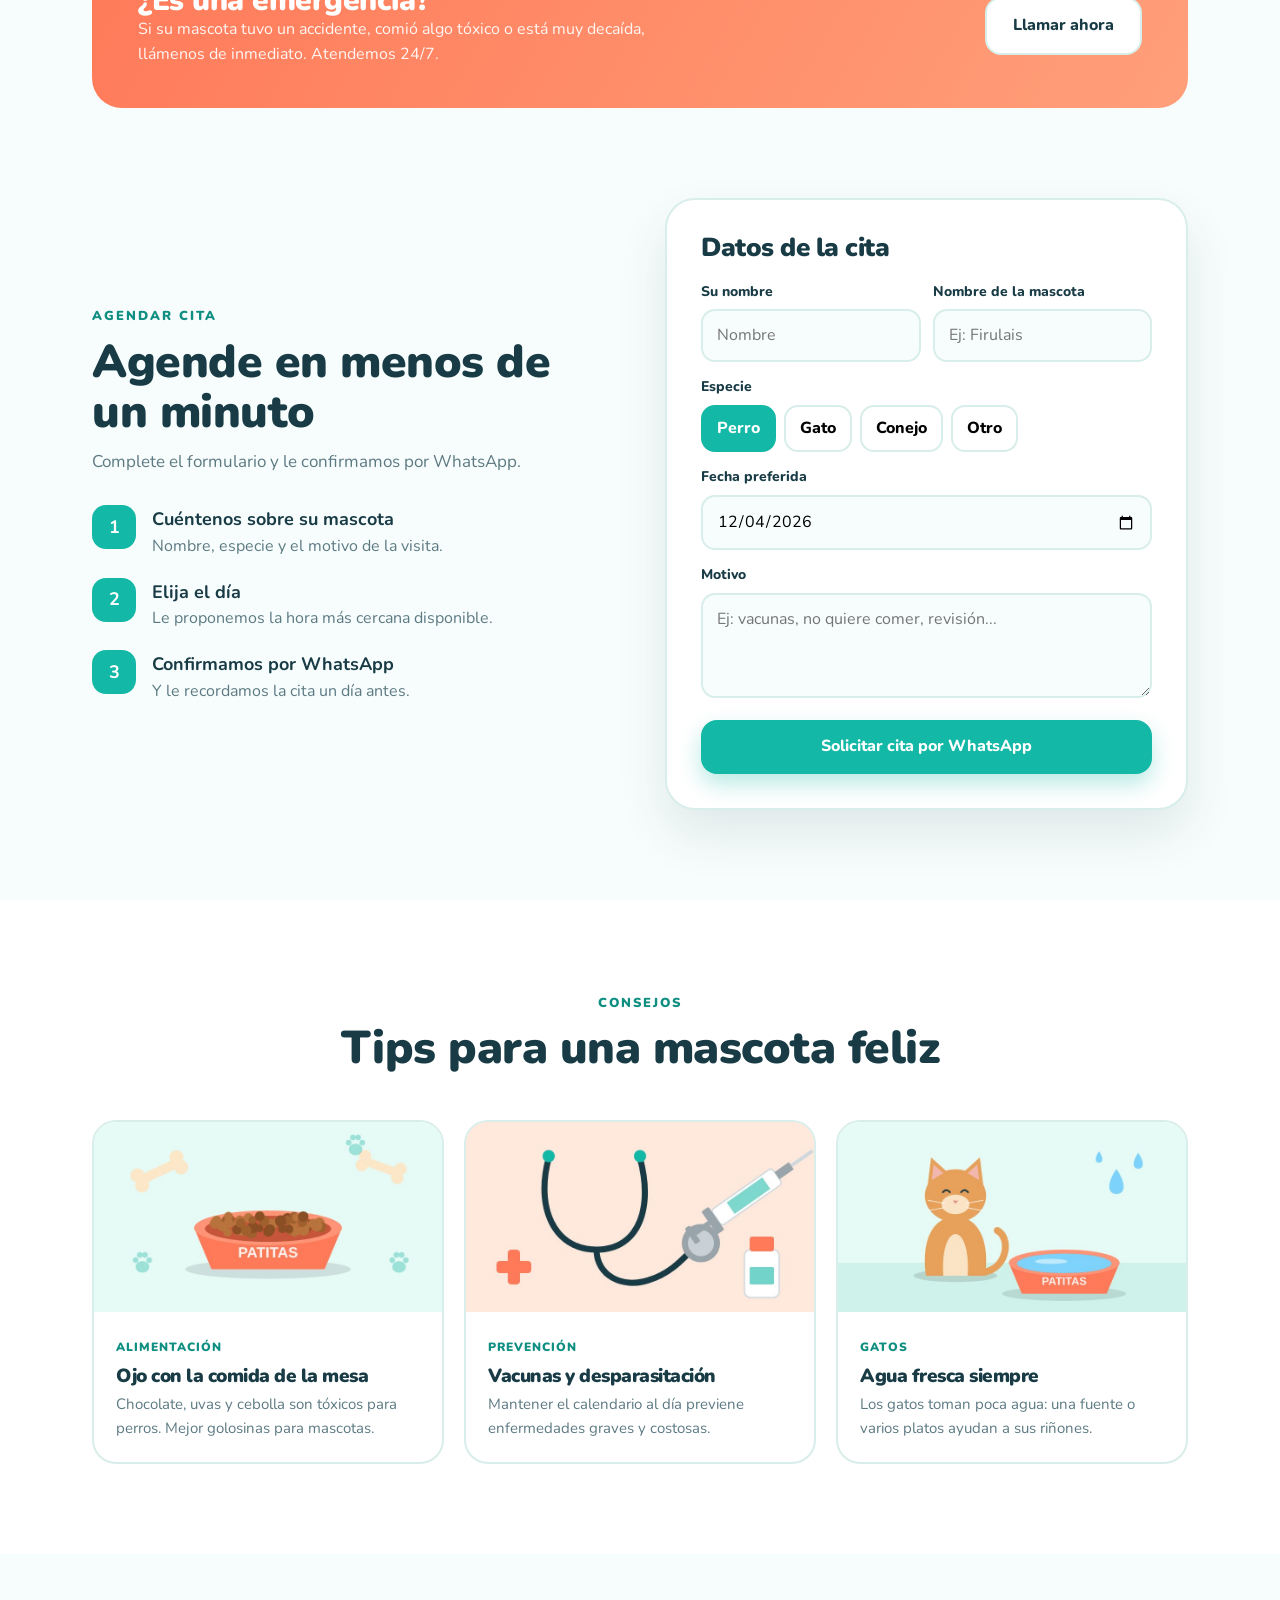
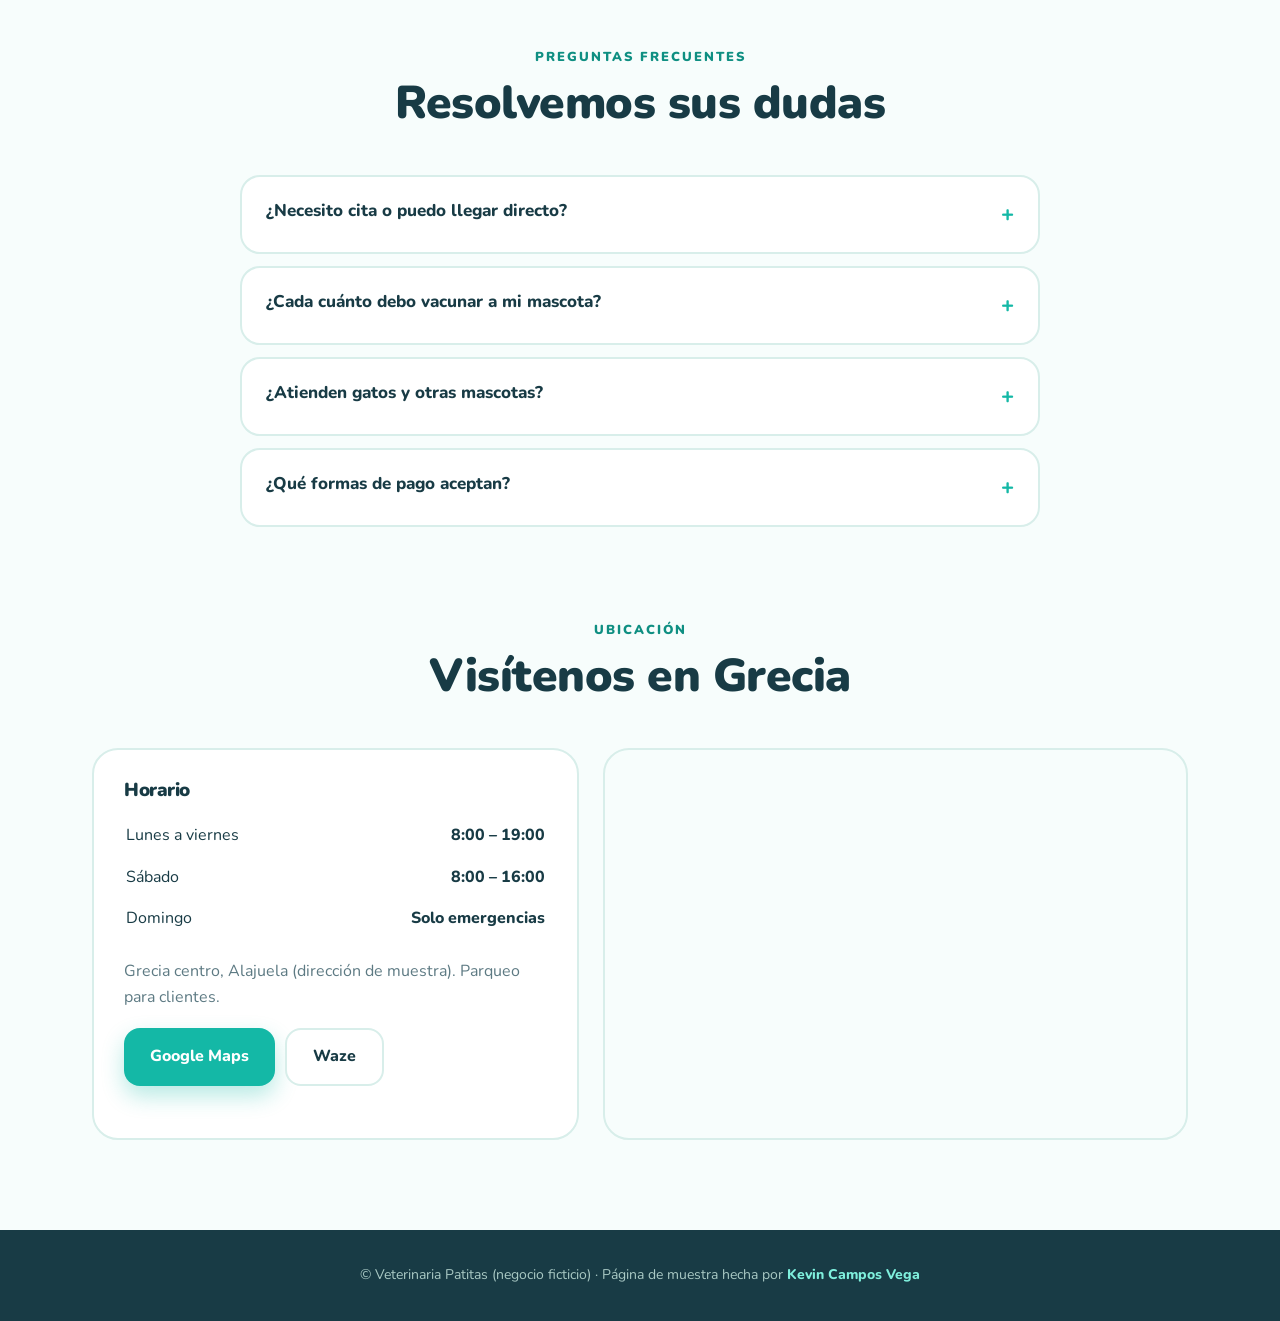
<file: demos/veterinaria-patitas/index.html>
<!DOCTYPE html>
<html lang="es">
<head>
<meta charset="UTF-8">
<meta name="viewport" content="width=device-width, initial-scale=1.0">
<title>Veterinaria Patitas | Clínica veterinaria en Grecia (demo)</title>
<meta name="description" content="Demo de página web para una veterinaria: servicios, citas por WhatsApp, emergencias y consejos.">
<link rel="preconnect" href="https://fonts.googleapis.com">
<link href="https://fonts.googleapis.com/css2?family=Nunito:wght@400;600;700;800;900&display=swap" rel="stylesheet">
<style>
:root{--teal:#14b8a6;--teal-d:#0f8f82;--mint:#e6faf6;--peach:#ffe8dc;--coral:#ff7a59;--ink:#183b45;--muted:#5d7a83;--line:#d8eeea;--bg:#f7fdfc}
*{box-sizing:border-box;margin:0;padding:0}
html{scroll-behavior:smooth;scroll-padding-top:80px}
body{font-family:Nunito,sans-serif;background:var(--bg);color:var(--ink);line-height:1.6}
h1,h2,h3{font-weight:900;line-height:1.1;letter-spacing:-.5px}
a{color:inherit;text-decoration:none}button{font:inherit;cursor:pointer}
.wrap{max-width:1140px;margin:0 auto;padding:0 22px}
.demo-badge{background:var(--ink);color:#cfeee8;font-size:13px;text-align:center;padding:8px}
.demo-badge a{color:#7ff0dd;font-weight:800;text-decoration:underline}
.emer{background:var(--coral);color:#fff;font-weight:800;font-size:14px;text-align:center;padding:8px}
header{position:sticky;top:0;z-index:40;background:rgba(247,253,252,.9);backdrop-filter:blur(10px)}
.nav{display:flex;justify-content:space-between;align-items:center;height:74px}
.logo{display:flex;align-items:center;gap:10px;font-weight:900;font-size:24px}
.logo i{font-style:normal;width:46px;height:46px;border-radius:16px;background:var(--teal);display:grid;place-items:center;font-size:24px;transform:rotate(-8deg)}
.logo span{color:var(--teal)}
.nav ul{display:flex;gap:26px;list-style:none;font-weight:700}
.nav ul a:hover{color:var(--teal)}
.btn{display:inline-flex;align-items:center;justify-content:center;gap:8px;padding:14px 26px;border-radius:16px;font-weight:800;border:0;transition:transform .15s,box-shadow .2s}
.btn:hover{transform:translateY(-2px)}
.btn-t{background:var(--teal);color:#fff;box-shadow:0 10px 22px rgba(20,184,166,.3)}
.btn-c{background:var(--coral);color:#fff}
.btn-w{background:#fff;color:var(--ink);border:2px solid var(--line)}
.hero{padding:60px 0 90px}
.hero-grid{display:grid;grid-template-columns:1.05fr .95fr;gap:50px;align-items:center}
.chip{display:inline-flex;gap:8px;align-items:center;background:var(--mint);color:var(--teal-d);font-weight:800;padding:8px 16px;border-radius:999px;font-size:14px;margin-bottom:20px}
.hero h1{font-size:clamp(40px,5.6vw,66px);margin-bottom:18px}
.hero h1 span{color:var(--teal);position:relative}
.hero h1 span::after{content:"";position:absolute;left:0;right:0;bottom:4px;height:12px;background:var(--peach);z-index:-1;border-radius:6px}
.hero p{font-size:18.5px;color:var(--muted);max-width:520px;margin-bottom:28px}
.ctas{display:flex;gap:12px;flex-wrap:wrap}
.blob{position:relative;aspect-ratio:1;max-width:460px;margin:0 auto;width:100%}
.blob .b1{position:absolute;inset:6%;background:linear-gradient(140deg,var(--teal),#5eead4);border-radius:42% 58% 63% 37%/45% 40% 60% 55%;animation:morph 9s ease-in-out infinite}
@keyframes morph{50%{border-radius:58% 42% 37% 63%/55% 60% 40% 45%}}
.blob .pets{position:absolute;inset:0;display:grid;place-items:center;font-size:clamp(110px,15vw,170px)}
.float{position:absolute;background:#fff;border-radius:18px;padding:12px 16px;box-shadow:0 16px 36px rgba(24,59,69,.14);font-weight:800;font-size:14px;display:flex;align-items:center;gap:10px;animation:fl 5s ease-in-out infinite}
.float small{display:block;font-weight:600;color:var(--muted);font-size:12px}
.fa{top:8%;left:-2%}.fb{bottom:10%;right:-2%;animation-delay:-2.5s}
@keyframes fl{50%{transform:translateY(-10px)}}
section{padding:90px 0}
.head{text-align:center;max-width:640px;margin:0 auto 46px}
.head small{color:var(--teal-d);font-weight:900;letter-spacing:2px;text-transform:uppercase;font-size:13px}
.head h2{font-size:clamp(32px,4.2vw,46px);margin:8px 0 10px}
.head p{color:var(--muted);font-size:17px}
.svc{display:grid;grid-template-columns:repeat(3,1fr);gap:20px}
.s{background:#fff;border:2px solid var(--line);border-radius:26px;padding:28px;transition:all .25s}
.s:hover{border-color:var(--teal);transform:translateY(-5px);box-shadow:0 18px 36px rgba(20,184,166,.12)}
.s .ic{width:62px;height:62px;border-radius:20px;background:var(--mint);display:grid;place-items:center;font-size:32px;margin-bottom:16px}
.s:nth-child(even) .ic{background:var(--peach)}
.s h3{font-size:21px;margin-bottom:6px}.s p{color:var(--muted)}
.banner{background:linear-gradient(120deg,var(--coral),#ff9f7a);border-radius:30px;color:#fff;padding:40px 46px;display:flex;justify-content:space-between;align-items:center;gap:24px;flex-wrap:wrap}
.banner h3{font-size:30px}.banner p{opacity:.92;max-width:520px}
.cita{display:grid;grid-template-columns:1fr 1fr;gap:50px;align-items:center}
.form{background:#fff;border-radius:30px;padding:34px;box-shadow:0 24px 50px rgba(24,59,69,.1);border:2px solid var(--line)}
.form h3{font-size:26px;margin-bottom:18px}
.field{margin-bottom:14px}
.field label{display:block;font-weight:800;font-size:14px;margin-bottom:6px}
.field input,.field textarea{width:100%;border:2px solid var(--line);border-radius:14px;padding:12px 14px;font:inherit;background:var(--bg)}
.field input:focus,.field textarea:focus{outline:none;border-color:var(--teal)}
.species{display:flex;gap:8px;flex-wrap:wrap}
.sp{border:2px solid var(--line);background:#fff;border-radius:14px;padding:9px 14px;font-weight:800}
.sp.on{background:var(--teal);border-color:var(--teal);color:#fff}
.f2{display:grid;grid-template-columns:1fr 1fr;gap:12px}
.form .btn{width:100%}
.steps{display:grid;gap:18px}
.st{display:flex;gap:16px;align-items:flex-start}
.st b{flex-shrink:0;width:44px;height:44px;border-radius:14px;background:var(--teal);color:#fff;display:grid;place-items:center;font-size:18px}
.st h4{font-size:18px}.st p{color:var(--muted)}
.tips{display:grid;grid-template-columns:repeat(3,1fr);gap:20px}
.tip{background:#fff;border-radius:24px;overflow:hidden;border:2px solid var(--line)}
.tip .art{height:190px;display:grid;place-items:center;font-size:70px;background:var(--mint)}
.tip:nth-child(2) .art{background:var(--peach)}
.tip .b{padding:22px}.tip small{color:var(--teal-d);font-weight:900;text-transform:uppercase;font-size:12px;letter-spacing:1px}
.tip h3{font-size:19px;margin:6px 0}.tip p{color:var(--muted);font-size:15px}
.faq{max-width:800px;margin:0 auto;display:grid;gap:12px}
.q{background:#fff;border:2px solid var(--line);border-radius:20px;overflow:hidden}
.q button{width:100%;background:none;border:0;padding:20px 24px;text-align:left;font-weight:800;font-size:17px;display:flex;justify-content:space-between;gap:16px;color:var(--ink)}
.q button i{font-style:normal;color:var(--teal);font-size:22px;transition:transform .3s}
.q.open button i{transform:rotate(45deg)}
.q .a{max-height:0;overflow:hidden;transition:max-height .35s}
.q .a p{padding:0 24px 20px;color:var(--muted)}
.loc{display:grid;grid-template-columns:1fr 1.2fr;gap:24px}
.card{background:#fff;border:2px solid var(--line);border-radius:26px;padding:30px}
.card table{width:100%}.card td{padding:7px 0}.card td:last-child{text-align:right;font-weight:800}
.map{border-radius:26px;overflow:hidden;min-height:380px;border:2px solid var(--line)}
.map iframe{width:100%;height:100%;min-height:380px;border:0}
footer{background:var(--ink);color:#a9c9c4;text-align:center;padding:34px 0;font-size:14px}
footer a{color:#7ff0dd;font-weight:800}
.modal{position:fixed;inset:0;background:rgba(24,59,69,.55);display:none;place-items:center;z-index:100;padding:20px}
.modal.open{display:grid}
.mb{background:#fff;border-radius:26px;max-width:440px;width:100%;padding:28px}
.mb h3{font-size:26px}.mb p{color:var(--muted);margin:6px 0 14px;font-size:15px}
.bubble{background:#dcf8c6;border-radius:16px 16px 4px 16px;padding:14px;font-size:14.5px;white-space:pre-wrap;margin-bottom:18px}
.mb .btns{display:flex;gap:10px;flex-wrap:wrap}
@media(max-width:900px){.hero-grid,.cita,.loc{grid-template-columns:1fr}.svc,.tips{grid-template-columns:1fr 1fr}.nav ul{display:none}}
@media(max-width:600px){.svc,.tips,.f2{grid-template-columns:1fr}.nav .btn{display:none}.banner{padding:30px}}
.i{width:1em;height:1em;stroke:currentColor;fill:none;stroke-width:1.7;stroke-linecap:round;stroke-linejoin:round;flex-shrink:0;vertical-align:-.15em}
.blob .b1{background:var(--img, none) center/cover no-repeat,linear-gradient(140deg,var(--teal),#5eead4)}
.blob .pets{color:#fff;font-size:clamp(110px,14vw,160px)}
.blob.has-img .pets{display:none}
.float .i{width:30px;height:30px;color:var(--teal-d);background:var(--mint);padding:6px;border-radius:10px}
.s .ic{color:var(--teal-d)}.s:nth-child(even) .ic{color:var(--coral)}
.tip .art{background:var(--img, none) center/cover no-repeat,var(--mint);color:var(--teal-d);font-size:56px}
.tip:nth-child(2) .art{background:var(--img, none) center/cover no-repeat,var(--peach);color:var(--coral)}
.tip .art.has-img .i{display:none}
.logo i{color:#fff}
</style>
</head>
<body>
<svg width="0" height="0" style="position:absolute" aria-hidden="true"><symbol id="i-bowl" viewBox="0 0 24 24"><path d="M3 11h18a9 9 0 0 1-18 0zM12 3v4M8 5v2M16 5v2"/></symbol><symbol id="i-drop" viewBox="0 0 24 24"><path d="M12 2.5s6 6.5 6 11a6 6 0 0 1-12 0c0-4.5 6-11 6-11z"/></symbol><symbol id="i-micro" viewBox="0 0 24 24"><path d="M6 18h8M3 22h18M14 22a7 7 0 1 0 0-14h-1"/><path d="M9 14h2M9 12a2 2 0 0 1-2-2V6h6v4a2 2 0 0 1-2 2z"/><path d="M12 6V3H8v3"/></symbol><symbol id="i-paw" viewBox="0 0 24 24"><circle cx="5.5" cy="10" r="2"/><circle cx="9.5" cy="5.5" r="2"/><circle cx="14.5" cy="5.5" r="2"/><circle cx="18.5" cy="10" r="2"/><path d="M12 12c-3 0-6 3.5-6 6 0 1.5 1.2 2.5 2.7 2.2 1.2-.3 2.1-.7 3.3-.7s2.1.4 3.3.7c1.5.3 2.7-.7 2.7-2.2 0-2.5-3-6-6-6z"/></symbol><symbol id="i-plus" viewBox="0 0 24 24"><rect x="3" y="3" width="18" height="18" rx="4"/><path d="M12 8v8M8 12h8"/></symbol><symbol id="i-steth" viewBox="0 0 24 24"><path d="M5 3v6a5 5 0 0 0 10 0V3"/><path d="M10 14v2a5 5 0 0 0 10 0v-2"/><circle cx="20" cy="12" r="2"/></symbol><symbol id="i-syringe" viewBox="0 0 24 24"><path d="m18 2 4 4M17 7l3-3M19 9 9 19l-4 1 1-4L16 6l3 3zM13 9l2 2M10 12l2 2"/></symbol><symbol id="i-therm" viewBox="0 0 24 24"><path d="M14 14.8V4a2 2 0 0 0-4 0v10.8a4 4 0 1 0 4 0z"/></symbol><symbol id="i-tooth" viewBox="0 0 24 24"><path d="M7 3c-2 0-4 2-3.5 5 .4 2.5 1.5 4 1.8 7 .3 3 1 6 2.2 6 1.5 0 1.5-5 4.5-5s3 5 4.5 5c1.2 0 1.9-3 2.2-6 .3-3 1.4-4.5 1.8-7C20 5 18 3 16 3c-1.6 0-2.6 1-4 1S8.6 3 7 3z"/></symbol></svg>
<div class="demo-badge">Proyecto de muestra · Negocio ficticio · Diseñado por Kevin Campos Vega · <a href="../../index.html">Ver portafolio</a></div>
<div class="emer">Emergencias 24/7 · Llame al 8888-0000 (número de ejemplo)</div>
<header><div class="wrap nav">
  <a href="#" class="logo"><i><svg class="i" aria-hidden="true"><use href="#i-paw"/></svg></i>Veterinaria <span>Patitas</span></a>
  <ul><li><a href="#servicios">Servicios</a></li><li><a href="#cita">Agendar cita</a></li><li><a href="#consejos">Consejos</a></li><li><a href="#ubicacion">Ubicación</a></li></ul>
  <a href="#cita" class="btn btn-t">Agendar cita</a>
</div></header>

<section class="hero"><div class="wrap hero-grid">
  <div>
    <span class="chip">Cuidamos a su familia peluda</span>
    <h1>Salud y cariño para <span>sus mascotas</span></h1>
    <p>Consultas, vacunas, cirugías, laboratorio y estética en un solo lugar en Grecia. Atención con paciencia y mucho amor.</p>
    <div class="ctas"><a href="#cita" class="btn btn-t">Agendar cita</a><a href="#servicios" class="btn btn-w">Ver servicios</a></div>
  </div>
  <div class="blob" style="--img:url(img/hero.jpg?v=2)"><div class="b1"></div><div class="pets"><svg class="i" aria-hidden="true"><use href="#i-paw"/></svg></div>
    <div class="float fa"><svg class="i" aria-hidden="true"><use href="#i-syringe"/></svg><div>Vacunas al día<small>Perros y gatos</small></div></div>
    <div class="float fb"><svg class="i" aria-hidden="true"><use href="#i-plus"/></svg><div>Urgencias 24/7<small>Siempre disponibles</small></div></div>
  </div>
</div></section>

<section id="servicios" style="padding-top:20px"><div class="wrap">
  <div class="head"><small>Servicios</small><h2>Todo lo que su mascota necesita</h2><p>Desde la primera vacuna hasta la vejez, estamos con ustedes.</p></div>
  <div class="svc">
    <div class="s"><div class="ic"><svg class="i" aria-hidden="true"><use href="#i-steth"/></svg></div><h3>Consulta general</h3><p>Revisión completa, diagnóstico y tratamiento.</p></div>
    <div class="s"><div class="ic"><svg class="i" aria-hidden="true"><use href="#i-syringe"/></svg></div><h3>Vacunación</h3><p>Planes de vacunas y desparasitación para cachorros y adultos.</p></div>
    <div class="s"><div class="ic"><svg class="i" aria-hidden="true"><use href="#i-micro"/></svg></div><h3>Laboratorio</h3><p>Exámenes de sangre con resultados el mismo día.</p></div>
    <div class="s"><div class="ic"><svg class="i" aria-hidden="true"><use href="#i-plus"/></svg></div><h3>Cirugía</h3><p>Castraciones y cirugías con monitoreo profesional.</p></div>
    <div class="s"><div class="ic"><svg class="i" aria-hidden="true"><use href="#i-tooth"/></svg></div><h3>Limpieza dental</h3><p>Salud bucal para prevenir enfermedades.</p></div>
    <div class="s"><div class="ic"><svg class="i" aria-hidden="true"><use href="#i-drop"/></svg></div><h3>Estética</h3><p>Baño, corte y uñas con productos especiales.</p></div>
  </div>
</div></section>

<div class="wrap"><div class="banner">
  <div><h3>¿Es una emergencia?</h3><p>Si su mascota tuvo un accidente, comió algo tóxico o está muy decaída, llámenos de inmediato. Atendemos 24/7.</p></div>
  <a href="#" class="btn btn-w" onclick="showDemo('En la página real, este botón llama directo al número de emergencias de la veterinaria.');return false">Llamar ahora</a>
</div></div>

<section id="cita"><div class="wrap cita">
  <div>
    <div class="head" style="text-align:left;margin:0 0 30px"><small>Agendar cita</small><h2>Agende en menos de un minuto</h2><p>Complete el formulario y le confirmamos por WhatsApp.</p></div>
    <div class="steps">
      <div class="st"><b>1</b><div><h4>Cuéntenos sobre su mascota</h4><p>Nombre, especie y el motivo de la visita.</p></div></div>
      <div class="st"><b>2</b><div><h4>Elija el día</h4><p>Le proponemos la hora más cercana disponible.</p></div></div>
      <div class="st"><b>3</b><div><h4>Confirmamos por WhatsApp</h4><p>Y le recordamos la cita un día antes.</p></div></div>
    </div>
  </div>
  <form class="form" id="citaForm">
    <h3>Datos de la cita</h3>
    <div class="f2"><div class="field"><label>Su nombre</label><input id="cn" required placeholder="Nombre"></div><div class="field"><label>Nombre de la mascota</label><input id="cm" required placeholder="Ej: Firulais"></div></div>
    <div class="field"><label>Especie</label><div class="species" id="species"><button type="button" class="sp on">Perro</button><button type="button" class="sp">Gato</button><button type="button" class="sp">Conejo</button><button type="button" class="sp">Otro</button></div></div>
    <div class="field"><label>Fecha preferida</label><input type="date" id="cd" required></div>
    <div class="field"><label>Motivo</label><textarea id="cmo" rows="3" required placeholder="Ej: vacunas, no quiere comer, revisión..."></textarea></div>
    <button class="btn btn-t" type="submit">Solicitar cita por WhatsApp</button>
  </form>
</div></section>

<section id="consejos" style="background:#fff"><div class="wrap">
  <div class="head"><small>Consejos</small><h2>Tips para una mascota feliz</h2></div>
  <div class="tips">
    <div class="tip"><div class="art ph" style="--img:url(img/consejo-1.jpg?v=2)"><svg class="i" aria-hidden="true"><use href="#i-bowl"/></svg></div><div class="b"><small>Alimentación</small><h3>Ojo con la comida de la mesa</h3><p>Chocolate, uvas y cebolla son tóxicos para perros. Mejor golosinas para mascotas.</p></div></div>
    <div class="tip"><div class="art ph" style="--img:url(img/consejo-2.jpg?v=2)"><svg class="i" aria-hidden="true"><use href="#i-therm"/></svg></div><div class="b"><small>Prevención</small><h3>Vacunas y desparasitación</h3><p>Mantener el calendario al día previene enfermedades graves y costosas.</p></div></div>
    <div class="tip"><div class="art ph" style="--img:url(img/consejo-3.jpg?v=2)"><svg class="i" aria-hidden="true"><use href="#i-drop"/></svg></div><div class="b"><small>Gatos</small><h3>Agua fresca siempre</h3><p>Los gatos toman poca agua: una fuente o varios platos ayudan a sus riñones.</p></div></div>
  </div>
</div></section>

<section><div class="wrap">
  <div class="head"><small>Preguntas frecuentes</small><h2>Resolvemos sus dudas</h2></div>
  <div class="faq" id="faq"></div>
</div></section>

<section id="ubicacion" style="padding-top:0"><div class="wrap">
  <div class="head"><small>Ubicación</small><h2>Visítenos en Grecia</h2></div>
  <div class="loc">
    <div class="card"><h3 style="margin-bottom:14px">Horario</h3><table><tr><td>Lunes a viernes</td><td>8:00 – 19:00</td></tr><tr><td>Sábado</td><td>8:00 – 16:00</td></tr><tr><td>Domingo</td><td>Solo emergencias</td></tr></table>
      <p style="color:var(--muted);margin:18px 0">Grecia centro, Alajuela (dirección de muestra). Parqueo para clientes.</p>
      <div style="display:flex;gap:10px;flex-wrap:wrap"><a class="btn btn-t" href="https://www.google.com/maps/search/?api=1&query=Grecia+Alajuela" target="_blank" rel="noopener">Google Maps</a><a class="btn btn-w" href="https://waze.com/ul?q=Grecia%20Alajuela" target="_blank" rel="noopener">Waze</a></div></div>
    <div class="map"><iframe src="https://maps.google.com/maps?q=Grecia%20Alajuela%20Costa%20Rica&z=15&output=embed" loading="lazy" title="Mapa"></iframe></div>
  </div>
</div></section>

<footer>© Veterinaria Patitas (negocio ficticio) · Página de muestra hecha por <a href="../../index.html">Kevin Campos Vega</a></footer>

<div class="modal" id="modal"><div class="mb">
  <h3>¡Así funciona! </h3>
  <p>En la página real, esto le llega directo al WhatsApp de la veterinaria:</p>
  <div class="bubble" id="bubble"></div>
  <div class="btns"><a class="btn btn-t" id="wantBtn" target="_blank" rel="noopener">Quiero una página así</a><button class="btn btn-w" onclick="closeModal()">Cerrar</button></div>
</div></div>

<script>
const KEVIN_WA="50670323812";
const faqs=[["¿Necesito cita o puedo llegar directo?","Puede llegar directo, pero con cita lo atendemos sin espera. Las emergencias siempre tienen prioridad."],["¿Cada cuánto debo vacunar a mi mascota?","Los cachorros necesitan varias dosis en sus primeros meses y luego refuerzos anuales. En consulta le armamos el calendario."],["¿Atienden gatos y otras mascotas?","Sí: perros, gatos, conejos y otras mascotas pequeñas."],["¿Qué formas de pago aceptan?","Efectivo, tarjeta y SINPE Móvil."]];
const fq=document.getElementById("faq");
fq.innerHTML=faqs.map(([q,a])=>`<div class="q"><button>${q}<i>+</i></button><div class="a"><p>${a}</p></div></div>`).join("");
fq.onclick=e=>{const b=e.target.closest("button");if(!b)return;const q=b.parentElement,a=q.querySelector(".a"),o=q.classList.toggle("open");a.style.maxHeight=o?a.scrollHeight+"px":0};
let especie="Perro";
document.getElementById("species").onclick=e=>{const b=e.target.closest(".sp");if(!b)return;document.querySelectorAll(".sp").forEach(s=>s.classList.toggle("on",s===b));especie=b.textContent};
const cd=document.getElementById("cd");cd.valueAsDate=new Date();cd.min=cd.value;
document.getElementById("citaForm").onsubmit=e=>{e.preventDefault();const v=id=>document.getElementById(id).value.trim();
 const f=new Date(cd.value+"T12:00").toLocaleDateString("es-CR",{weekday:"long",day:"numeric",month:"long"});
 showDemo(`Hola Veterinaria Patitas, quisiera agendar una cita:\n\n• Dueño: ${v("cn")}\n• Mascota: ${v("cm")} (${especie})\n• Fecha preferida: ${f}\n• Motivo: ${v("cmo")}`)};
function showDemo(msg){document.getElementById("bubble").textContent=msg;document.getElementById("wantBtn").href=`https://wa.me/${KEVIN_WA}?text=${encodeURIComponent("Hola Kevin, vi la demo de la veterinaria y me interesa una página así para mi negocio.")}`;document.getElementById("modal").classList.add("open")}
function closeModal(){document.getElementById("modal").classList.remove("open")}
document.getElementById("modal").onclick=e=>{if(e.target.id==="modal")closeModal()};
</script>

<script>document.querySelectorAll('[style*="--img"]').forEach(el=>{const m=el.getAttribute('style').match(/url\(([^)]+)\)/);if(!m)return;const im=new Image();im.onload=()=>el.classList.add('has-img');im.src=m[1]});</script>
</body>
</html>
</file>
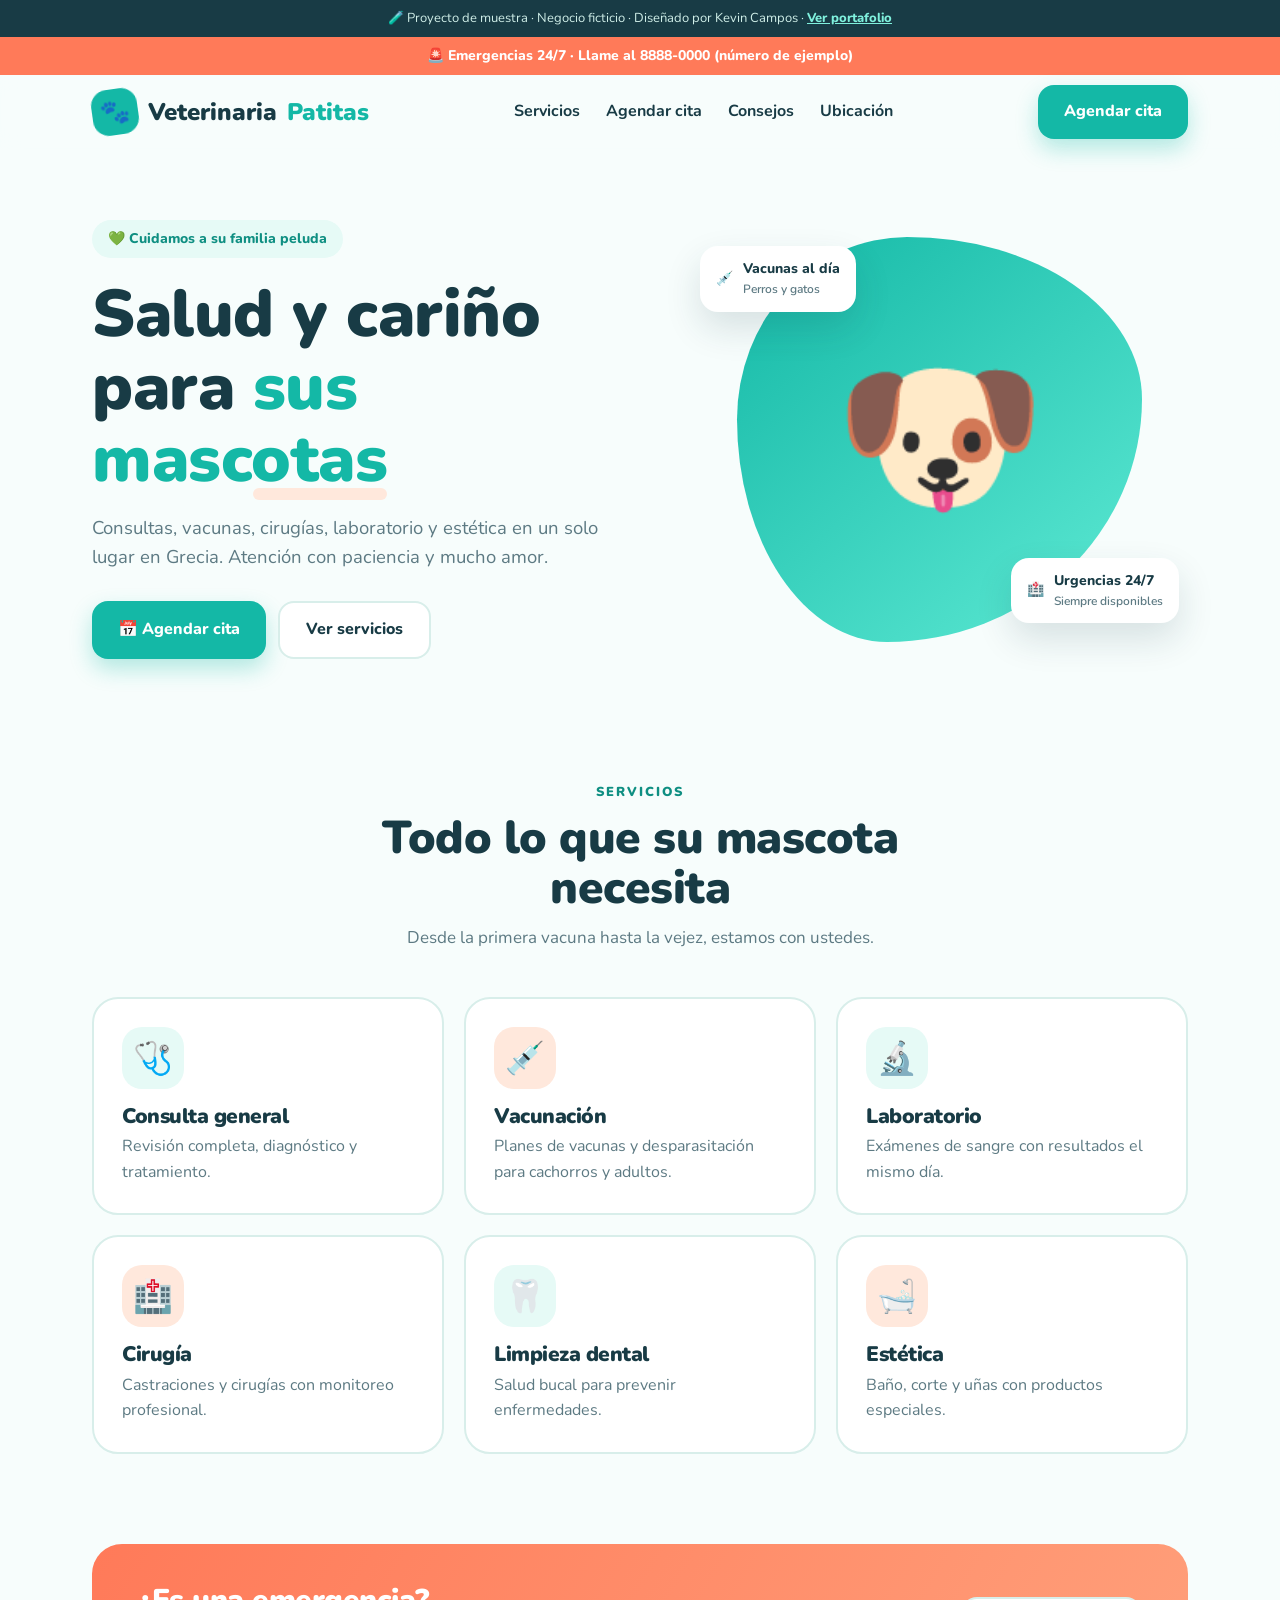
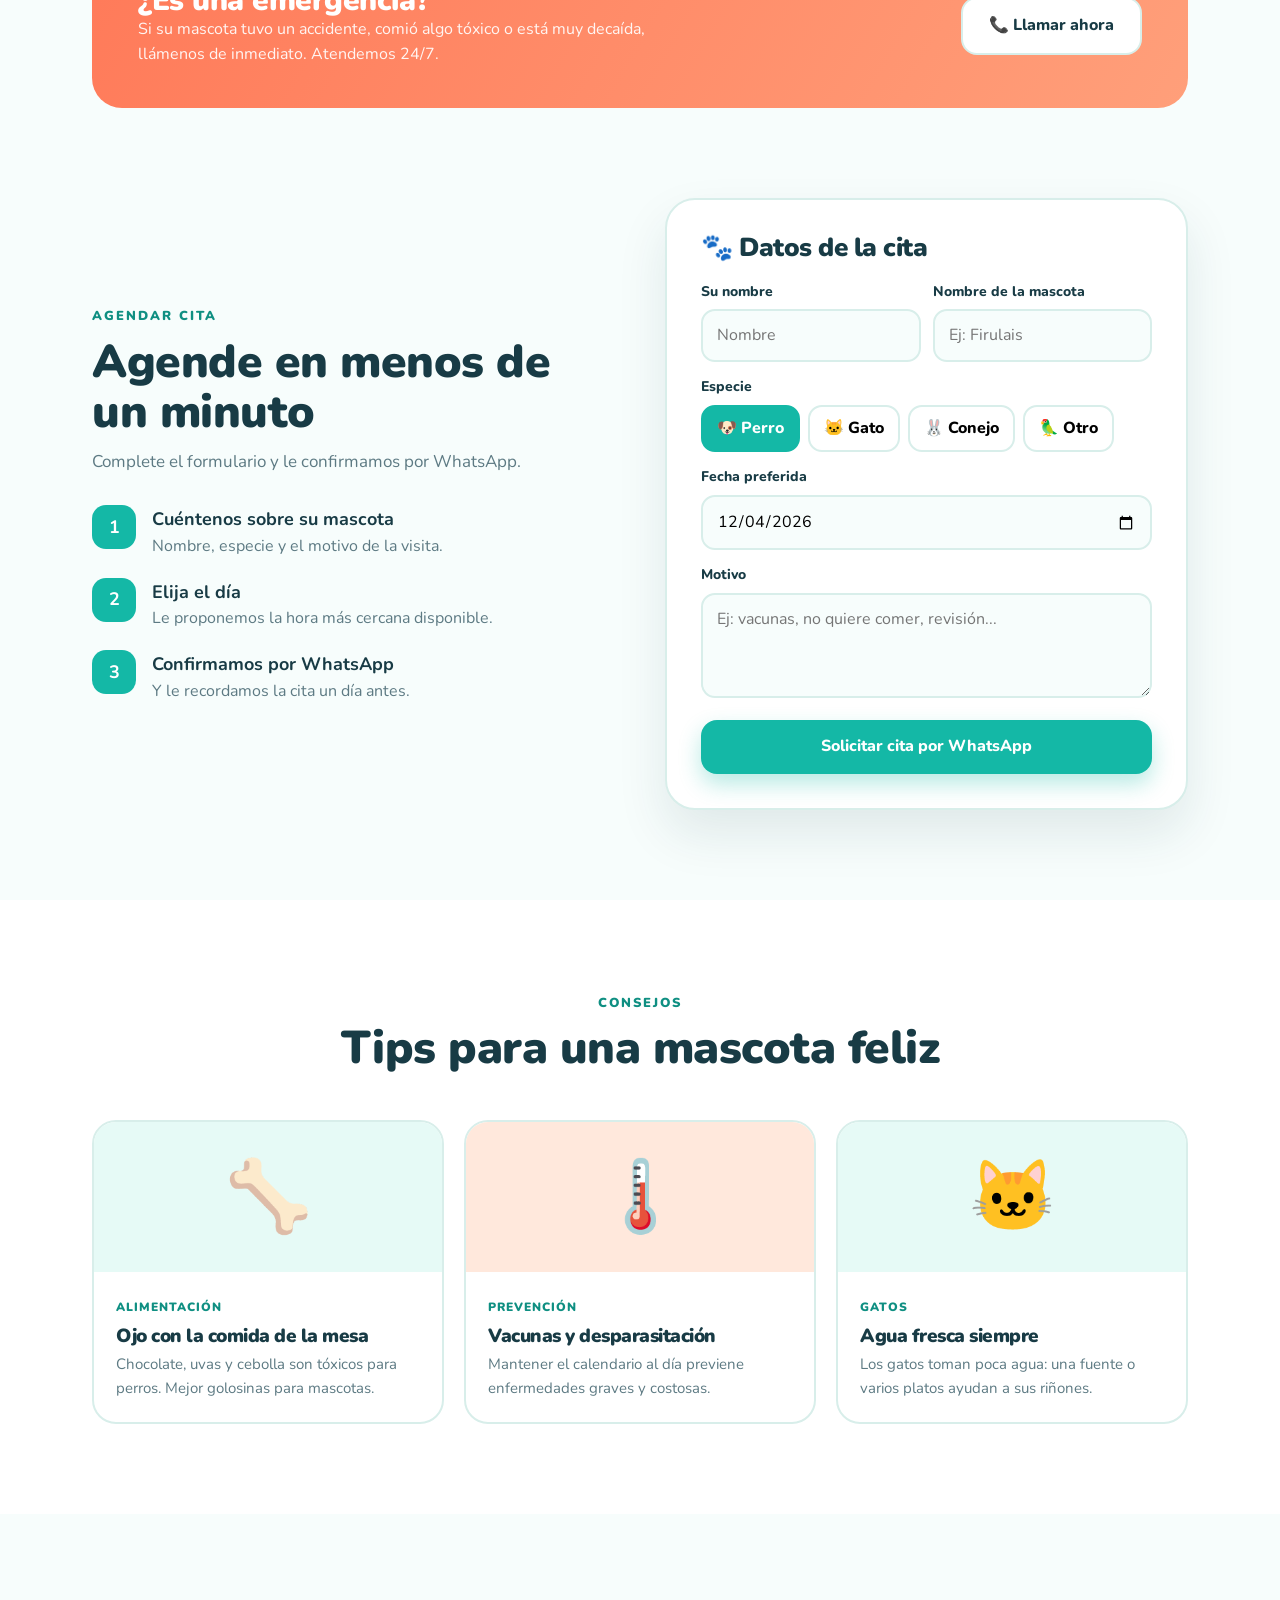
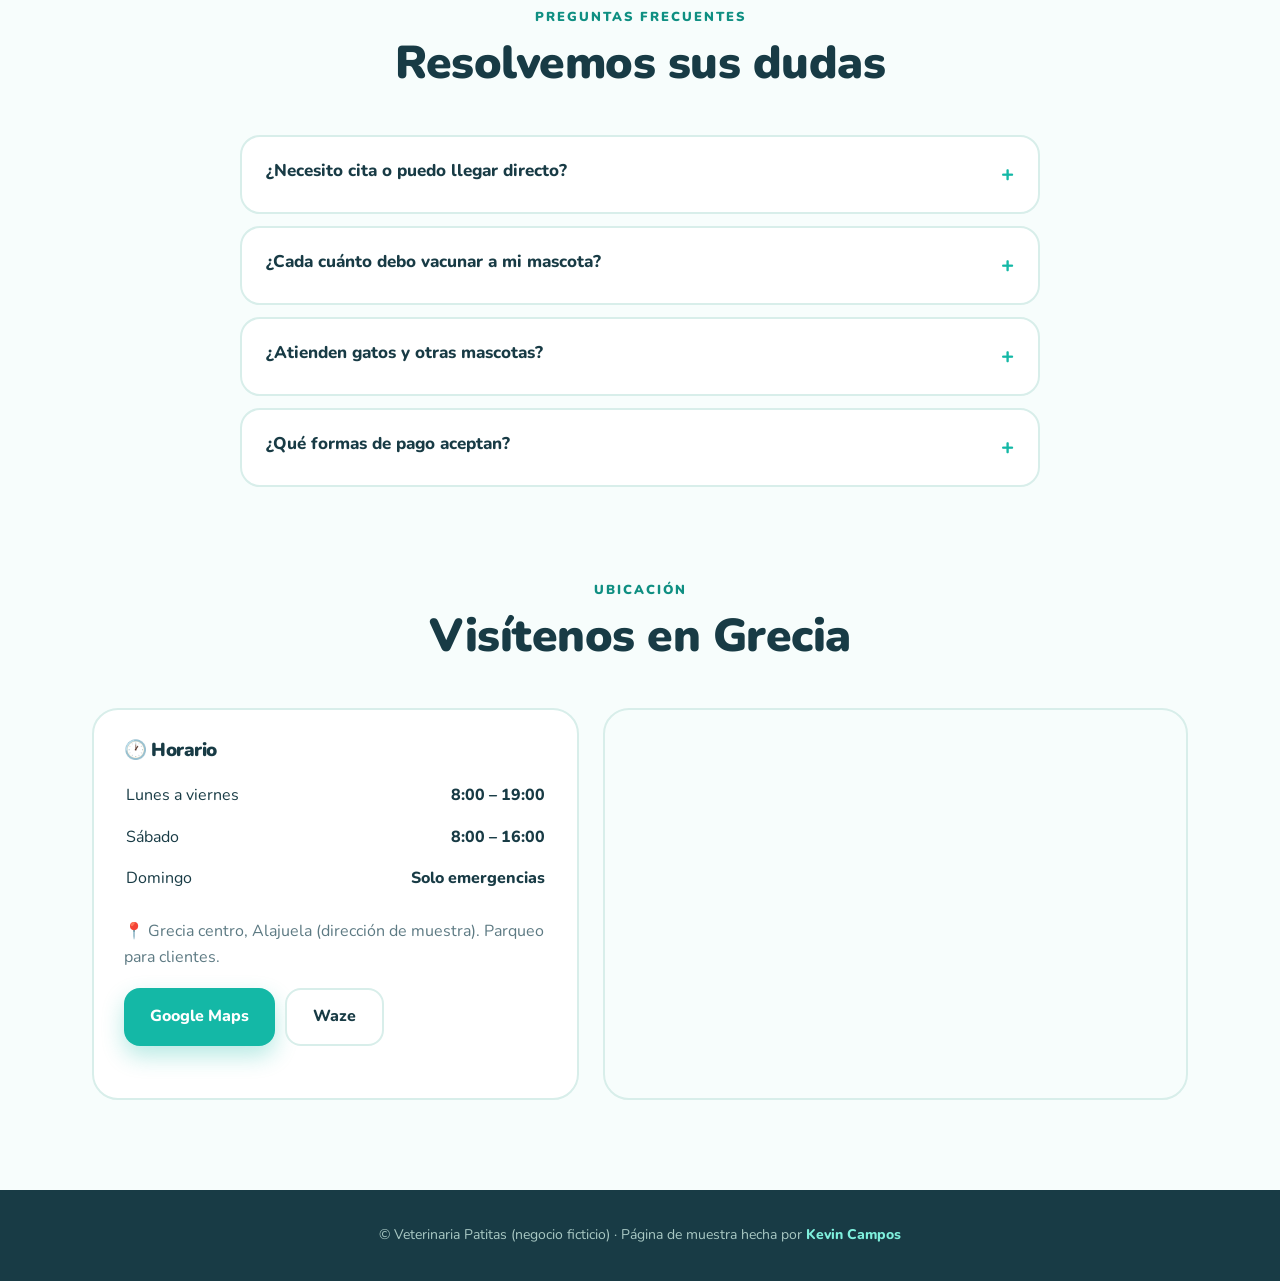
<file: index (1).html>
<!DOCTYPE html>
<html lang="es">
<head>
<meta charset="UTF-8">
<meta name="viewport" content="width=device-width, initial-scale=1.0">
<title>Veterinaria Patitas | Clínica veterinaria en Grecia (demo)</title>
<meta name="description" content="Demo de página web para una veterinaria: servicios, citas por WhatsApp, emergencias y consejos.">
<link rel="preconnect" href="https://fonts.googleapis.com">
<link href="https://fonts.googleapis.com/css2?family=Nunito:wght@400;600;700;800;900&display=swap" rel="stylesheet">
<style>
:root{--teal:#14b8a6;--teal-d:#0f8f82;--mint:#e6faf6;--peach:#ffe8dc;--coral:#ff7a59;--ink:#183b45;--muted:#5d7a83;--line:#d8eeea;--bg:#f7fdfc}
*{box-sizing:border-box;margin:0;padding:0}
html{scroll-behavior:smooth;scroll-padding-top:80px}
body{font-family:Nunito,sans-serif;background:var(--bg);color:var(--ink);line-height:1.6}
h1,h2,h3{font-weight:900;line-height:1.1;letter-spacing:-.5px}
a{color:inherit;text-decoration:none}button{font:inherit;cursor:pointer}
.wrap{max-width:1140px;margin:0 auto;padding:0 22px}
.demo-badge{background:var(--ink);color:#cfeee8;font-size:13px;text-align:center;padding:8px}
.demo-badge a{color:#7ff0dd;font-weight:800;text-decoration:underline}
.emer{background:var(--coral);color:#fff;font-weight:800;font-size:14px;text-align:center;padding:8px}
header{position:sticky;top:0;z-index:40;background:rgba(247,253,252,.9);backdrop-filter:blur(10px)}
.nav{display:flex;justify-content:space-between;align-items:center;height:74px}
.logo{display:flex;align-items:center;gap:10px;font-weight:900;font-size:24px}
.logo i{font-style:normal;width:46px;height:46px;border-radius:16px;background:var(--teal);display:grid;place-items:center;font-size:24px;transform:rotate(-8deg)}
.logo span{color:var(--teal)}
.nav ul{display:flex;gap:26px;list-style:none;font-weight:700}
.nav ul a:hover{color:var(--teal)}
.btn{display:inline-flex;align-items:center;justify-content:center;gap:8px;padding:14px 26px;border-radius:16px;font-weight:800;border:0;transition:transform .15s,box-shadow .2s}
.btn:hover{transform:translateY(-2px)}
.btn-t{background:var(--teal);color:#fff;box-shadow:0 10px 22px rgba(20,184,166,.3)}
.btn-c{background:var(--coral);color:#fff}
.btn-w{background:#fff;color:var(--ink);border:2px solid var(--line)}
.hero{padding:60px 0 90px}
.hero-grid{display:grid;grid-template-columns:1.05fr .95fr;gap:50px;align-items:center}
.chip{display:inline-flex;gap:8px;align-items:center;background:var(--mint);color:var(--teal-d);font-weight:800;padding:8px 16px;border-radius:999px;font-size:14px;margin-bottom:20px}
.hero h1{font-size:clamp(40px,5.6vw,66px);margin-bottom:18px}
.hero h1 span{color:var(--teal);position:relative}
.hero h1 span::after{content:"";position:absolute;left:0;right:0;bottom:4px;height:12px;background:var(--peach);z-index:-1;border-radius:6px}
.hero p{font-size:18.5px;color:var(--muted);max-width:520px;margin-bottom:28px}
.ctas{display:flex;gap:12px;flex-wrap:wrap}
.blob{position:relative;aspect-ratio:1;max-width:460px;margin:0 auto;width:100%}
.blob .b1{position:absolute;inset:6%;background:linear-gradient(140deg,var(--teal),#5eead4);border-radius:42% 58% 63% 37%/45% 40% 60% 55%;animation:morph 9s ease-in-out infinite}
@keyframes morph{50%{border-radius:58% 42% 37% 63%/55% 60% 40% 45%}}
.blob .pets{position:absolute;inset:0;display:grid;place-items:center;font-size:clamp(110px,15vw,170px)}
.float{position:absolute;background:#fff;border-radius:18px;padding:12px 16px;box-shadow:0 16px 36px rgba(24,59,69,.14);font-weight:800;font-size:14px;display:flex;align-items:center;gap:10px;animation:fl 5s ease-in-out infinite}
.float small{display:block;font-weight:600;color:var(--muted);font-size:12px}
.fa{top:8%;left:-2%}.fb{bottom:10%;right:-2%;animation-delay:-2.5s}
@keyframes fl{50%{transform:translateY(-10px)}}
section{padding:90px 0}
.head{text-align:center;max-width:640px;margin:0 auto 46px}
.head small{color:var(--teal-d);font-weight:900;letter-spacing:2px;text-transform:uppercase;font-size:13px}
.head h2{font-size:clamp(32px,4.2vw,46px);margin:8px 0 10px}
.head p{color:var(--muted);font-size:17px}
.svc{display:grid;grid-template-columns:repeat(3,1fr);gap:20px}
.s{background:#fff;border:2px solid var(--line);border-radius:26px;padding:28px;transition:all .25s}
.s:hover{border-color:var(--teal);transform:translateY(-5px);box-shadow:0 18px 36px rgba(20,184,166,.12)}
.s .ic{width:62px;height:62px;border-radius:20px;background:var(--mint);display:grid;place-items:center;font-size:32px;margin-bottom:16px}
.s:nth-child(even) .ic{background:var(--peach)}
.s h3{font-size:21px;margin-bottom:6px}.s p{color:var(--muted)}
.banner{background:linear-gradient(120deg,var(--coral),#ff9f7a);border-radius:30px;color:#fff;padding:40px 46px;display:flex;justify-content:space-between;align-items:center;gap:24px;flex-wrap:wrap}
.banner h3{font-size:30px}.banner p{opacity:.92;max-width:520px}
.cita{display:grid;grid-template-columns:1fr 1fr;gap:50px;align-items:center}
.form{background:#fff;border-radius:30px;padding:34px;box-shadow:0 24px 50px rgba(24,59,69,.1);border:2px solid var(--line)}
.form h3{font-size:26px;margin-bottom:18px}
.field{margin-bottom:14px}
.field label{display:block;font-weight:800;font-size:14px;margin-bottom:6px}
.field input,.field textarea{width:100%;border:2px solid var(--line);border-radius:14px;padding:12px 14px;font:inherit;background:var(--bg)}
.field input:focus,.field textarea:focus{outline:none;border-color:var(--teal)}
.species{display:flex;gap:8px;flex-wrap:wrap}
.sp{border:2px solid var(--line);background:#fff;border-radius:14px;padding:9px 14px;font-weight:800}
.sp.on{background:var(--teal);border-color:var(--teal);color:#fff}
.f2{display:grid;grid-template-columns:1fr 1fr;gap:12px}
.form .btn{width:100%}
.steps{display:grid;gap:18px}
.st{display:flex;gap:16px;align-items:flex-start}
.st b{flex-shrink:0;width:44px;height:44px;border-radius:14px;background:var(--teal);color:#fff;display:grid;place-items:center;font-size:18px}
.st h4{font-size:18px}.st p{color:var(--muted)}
.tips{display:grid;grid-template-columns:repeat(3,1fr);gap:20px}
.tip{background:#fff;border-radius:24px;overflow:hidden;border:2px solid var(--line)}
.tip .art{height:150px;display:grid;place-items:center;font-size:70px;background:var(--mint)}
.tip:nth-child(2) .art{background:var(--peach)}
.tip .b{padding:22px}.tip small{color:var(--teal-d);font-weight:900;text-transform:uppercase;font-size:12px;letter-spacing:1px}
.tip h3{font-size:19px;margin:6px 0}.tip p{color:var(--muted);font-size:15px}
.faq{max-width:800px;margin:0 auto;display:grid;gap:12px}
.q{background:#fff;border:2px solid var(--line);border-radius:20px;overflow:hidden}
.q button{width:100%;background:none;border:0;padding:20px 24px;text-align:left;font-weight:800;font-size:17px;display:flex;justify-content:space-between;gap:16px;color:var(--ink)}
.q button i{font-style:normal;color:var(--teal);font-size:22px;transition:transform .3s}
.q.open button i{transform:rotate(45deg)}
.q .a{max-height:0;overflow:hidden;transition:max-height .35s}
.q .a p{padding:0 24px 20px;color:var(--muted)}
.loc{display:grid;grid-template-columns:1fr 1.2fr;gap:24px}
.card{background:#fff;border:2px solid var(--line);border-radius:26px;padding:30px}
.card table{width:100%}.card td{padding:7px 0}.card td:last-child{text-align:right;font-weight:800}
.map{border-radius:26px;overflow:hidden;min-height:380px;border:2px solid var(--line)}
.map iframe{width:100%;height:100%;min-height:380px;border:0}
footer{background:var(--ink);color:#a9c9c4;text-align:center;padding:34px 0;font-size:14px}
footer a{color:#7ff0dd;font-weight:800}
.modal{position:fixed;inset:0;background:rgba(24,59,69,.55);display:none;place-items:center;z-index:100;padding:20px}
.modal.open{display:grid}
.mb{background:#fff;border-radius:26px;max-width:440px;width:100%;padding:28px}
.mb h3{font-size:26px}.mb p{color:var(--muted);margin:6px 0 14px;font-size:15px}
.bubble{background:#dcf8c6;border-radius:16px 16px 4px 16px;padding:14px;font-size:14.5px;white-space:pre-wrap;margin-bottom:18px}
.mb .btns{display:flex;gap:10px;flex-wrap:wrap}
@media(max-width:900px){.hero-grid,.cita,.loc{grid-template-columns:1fr}.svc,.tips{grid-template-columns:1fr 1fr}.nav ul{display:none}}
@media(max-width:600px){.svc,.tips,.f2{grid-template-columns:1fr}.nav .btn{display:none}.banner{padding:30px}}
</style>
</head>
<body>
<div class="demo-badge">🧪 Proyecto de muestra · Negocio ficticio · Diseñado por Kevin Campos · <a href="../../index.html">Ver portafolio</a></div>
<div class="emer">🚨 Emergencias 24/7 · Llame al 8888-0000 (número de ejemplo)</div>
<header><div class="wrap nav">
  <a href="#" class="logo"><i>🐾</i>Veterinaria <span>Patitas</span></a>
  <ul><li><a href="#servicios">Servicios</a></li><li><a href="#cita">Agendar cita</a></li><li><a href="#consejos">Consejos</a></li><li><a href="#ubicacion">Ubicación</a></li></ul>
  <a href="#cita" class="btn btn-t">Agendar cita</a>
</div></header>

<section class="hero"><div class="wrap hero-grid">
  <div>
    <span class="chip">💚 Cuidamos a su familia peluda</span>
    <h1>Salud y cariño para <span>sus mascotas</span></h1>
    <p>Consultas, vacunas, cirugías, laboratorio y estética en un solo lugar en Grecia. Atención con paciencia y mucho amor.</p>
    <div class="ctas"><a href="#cita" class="btn btn-t">📅 Agendar cita</a><a href="#servicios" class="btn btn-w">Ver servicios</a></div>
  </div>
  <div class="blob"><div class="b1"></div><div class="pets">🐶</div>
    <div class="float fa">💉<div>Vacunas al día<small>Perros y gatos</small></div></div>
    <div class="float fb">🏥<div>Urgencias 24/7<small>Siempre disponibles</small></div></div>
  </div>
</div></section>

<section id="servicios" style="padding-top:20px"><div class="wrap">
  <div class="head"><small>Servicios</small><h2>Todo lo que su mascota necesita</h2><p>Desde la primera vacuna hasta la vejez, estamos con ustedes.</p></div>
  <div class="svc">
    <div class="s"><div class="ic">🩺</div><h3>Consulta general</h3><p>Revisión completa, diagnóstico y tratamiento.</p></div>
    <div class="s"><div class="ic">💉</div><h3>Vacunación</h3><p>Planes de vacunas y desparasitación para cachorros y adultos.</p></div>
    <div class="s"><div class="ic">🔬</div><h3>Laboratorio</h3><p>Exámenes de sangre con resultados el mismo día.</p></div>
    <div class="s"><div class="ic">🏥</div><h3>Cirugía</h3><p>Castraciones y cirugías con monitoreo profesional.</p></div>
    <div class="s"><div class="ic">🦷</div><h3>Limpieza dental</h3><p>Salud bucal para prevenir enfermedades.</p></div>
    <div class="s"><div class="ic">🛁</div><h3>Estética</h3><p>Baño, corte y uñas con productos especiales.</p></div>
  </div>
</div></section>

<div class="wrap"><div class="banner">
  <div><h3>¿Es una emergencia?</h3><p>Si su mascota tuvo un accidente, comió algo tóxico o está muy decaída, llámenos de inmediato. Atendemos 24/7.</p></div>
  <a href="#" class="btn btn-w" onclick="showDemo('📞 En la página real, este botón llama directo al número de emergencias de la veterinaria.');return false">📞 Llamar ahora</a>
</div></div>

<section id="cita"><div class="wrap cita">
  <div>
    <div class="head" style="text-align:left;margin:0 0 30px"><small>Agendar cita</small><h2>Agende en menos de un minuto</h2><p>Complete el formulario y le confirmamos por WhatsApp.</p></div>
    <div class="steps">
      <div class="st"><b>1</b><div><h4>Cuéntenos sobre su mascota</h4><p>Nombre, especie y el motivo de la visita.</p></div></div>
      <div class="st"><b>2</b><div><h4>Elija el día</h4><p>Le proponemos la hora más cercana disponible.</p></div></div>
      <div class="st"><b>3</b><div><h4>Confirmamos por WhatsApp</h4><p>Y le recordamos la cita un día antes.</p></div></div>
    </div>
  </div>
  <form class="form" id="citaForm">
    <h3>🐾 Datos de la cita</h3>
    <div class="f2"><div class="field"><label>Su nombre</label><input id="cn" required placeholder="Nombre"></div><div class="field"><label>Nombre de la mascota</label><input id="cm" required placeholder="Ej: Firulais"></div></div>
    <div class="field"><label>Especie</label><div class="species" id="species"><button type="button" class="sp on">🐶 Perro</button><button type="button" class="sp">🐱 Gato</button><button type="button" class="sp">🐰 Conejo</button><button type="button" class="sp">🦜 Otro</button></div></div>
    <div class="field"><label>Fecha preferida</label><input type="date" id="cd" required></div>
    <div class="field"><label>Motivo</label><textarea id="cmo" rows="3" required placeholder="Ej: vacunas, no quiere comer, revisión..."></textarea></div>
    <button class="btn btn-t" type="submit">Solicitar cita por WhatsApp</button>
  </form>
</div></section>

<section id="consejos" style="background:#fff"><div class="wrap">
  <div class="head"><small>Consejos</small><h2>Tips para una mascota feliz</h2></div>
  <div class="tips">
    <div class="tip"><div class="art">🦴</div><div class="b"><small>Alimentación</small><h3>Ojo con la comida de la mesa</h3><p>Chocolate, uvas y cebolla son tóxicos para perros. Mejor golosinas para mascotas.</p></div></div>
    <div class="tip"><div class="art">🌡️</div><div class="b"><small>Prevención</small><h3>Vacunas y desparasitación</h3><p>Mantener el calendario al día previene enfermedades graves y costosas.</p></div></div>
    <div class="tip"><div class="art">🐱</div><div class="b"><small>Gatos</small><h3>Agua fresca siempre</h3><p>Los gatos toman poca agua: una fuente o varios platos ayudan a sus riñones.</p></div></div>
  </div>
</div></section>

<section><div class="wrap">
  <div class="head"><small>Preguntas frecuentes</small><h2>Resolvemos sus dudas</h2></div>
  <div class="faq" id="faq"></div>
</div></section>

<section id="ubicacion" style="padding-top:0"><div class="wrap">
  <div class="head"><small>Ubicación</small><h2>Visítenos en Grecia</h2></div>
  <div class="loc">
    <div class="card"><h3 style="margin-bottom:14px">🕐 Horario</h3><table><tr><td>Lunes a viernes</td><td>8:00 – 19:00</td></tr><tr><td>Sábado</td><td>8:00 – 16:00</td></tr><tr><td>Domingo</td><td>Solo emergencias</td></tr></table>
      <p style="color:var(--muted);margin:18px 0">📍 Grecia centro, Alajuela (dirección de muestra). Parqueo para clientes.</p>
      <div style="display:flex;gap:10px;flex-wrap:wrap"><a class="btn btn-t" href="https://www.google.com/maps/search/?api=1&query=Grecia+Alajuela" target="_blank" rel="noopener">Google Maps</a><a class="btn btn-w" href="https://waze.com/ul?q=Grecia%20Alajuela" target="_blank" rel="noopener">Waze</a></div></div>
    <div class="map"><iframe src="https://maps.google.com/maps?q=Grecia%20Alajuela%20Costa%20Rica&z=15&output=embed" loading="lazy" title="Mapa"></iframe></div>
  </div>
</div></section>

<footer>© Veterinaria Patitas (negocio ficticio) · Página de muestra hecha por <a href="../../index.html">Kevin Campos</a></footer>

<div class="modal" id="modal"><div class="mb">
  <h3>¡Así funciona! 🐾</h3>
  <p>En la página real, esto le llega directo al WhatsApp de la veterinaria:</p>
  <div class="bubble" id="bubble"></div>
  <div class="btns"><a class="btn btn-t" id="wantBtn" target="_blank" rel="noopener">Quiero una página así</a><button class="btn btn-w" onclick="closeModal()">Cerrar</button></div>
</div></div>

<script>
const KEVIN_WA="50670323812";
const faqs=[["¿Necesito cita o puedo llegar directo?","Puede llegar directo, pero con cita lo atendemos sin espera. Las emergencias siempre tienen prioridad."],["¿Cada cuánto debo vacunar a mi mascota?","Los cachorros necesitan varias dosis en sus primeros meses y luego refuerzos anuales. En consulta le armamos el calendario."],["¿Atienden gatos y otras mascotas?","Sí: perros, gatos, conejos y otras mascotas pequeñas."],["¿Qué formas de pago aceptan?","Efectivo, tarjeta y SINPE Móvil."]];
const fq=document.getElementById("faq");
fq.innerHTML=faqs.map(([q,a])=>`<div class="q"><button>${q}<i>+</i></button><div class="a"><p>${a}</p></div></div>`).join("");
fq.onclick=e=>{const b=e.target.closest("button");if(!b)return;const q=b.parentElement,a=q.querySelector(".a"),o=q.classList.toggle("open");a.style.maxHeight=o?a.scrollHeight+"px":0};
let especie="🐶 Perro";
document.getElementById("species").onclick=e=>{const b=e.target.closest(".sp");if(!b)return;document.querySelectorAll(".sp").forEach(s=>s.classList.toggle("on",s===b));especie=b.textContent};
const cd=document.getElementById("cd");cd.valueAsDate=new Date();cd.min=cd.value;
document.getElementById("citaForm").onsubmit=e=>{e.preventDefault();const v=id=>document.getElementById(id).value.trim();
 const f=new Date(cd.value+"T12:00").toLocaleDateString("es-CR",{weekday:"long",day:"numeric",month:"long"});
 showDemo(`Hola Veterinaria Patitas 🐾 Quisiera agendar una cita:\n\n• Dueño: ${v("cn")}\n• Mascota: ${v("cm")} (${especie})\n• Fecha preferida: ${f}\n• Motivo: ${v("cmo")}`)};
function showDemo(msg){document.getElementById("bubble").textContent=msg;document.getElementById("wantBtn").href=`https://wa.me/${KEVIN_WA}?text=${encodeURIComponent("Hola Kevin, vi la demo de la veterinaria y me interesa una página así para mi negocio.")}`;document.getElementById("modal").classList.add("open")}
function closeModal(){document.getElementById("modal").classList.remove("open")}
document.getElementById("modal").onclick=e=>{if(e.target.id==="modal")closeModal()};
</script>
</body>
</html>
</file>
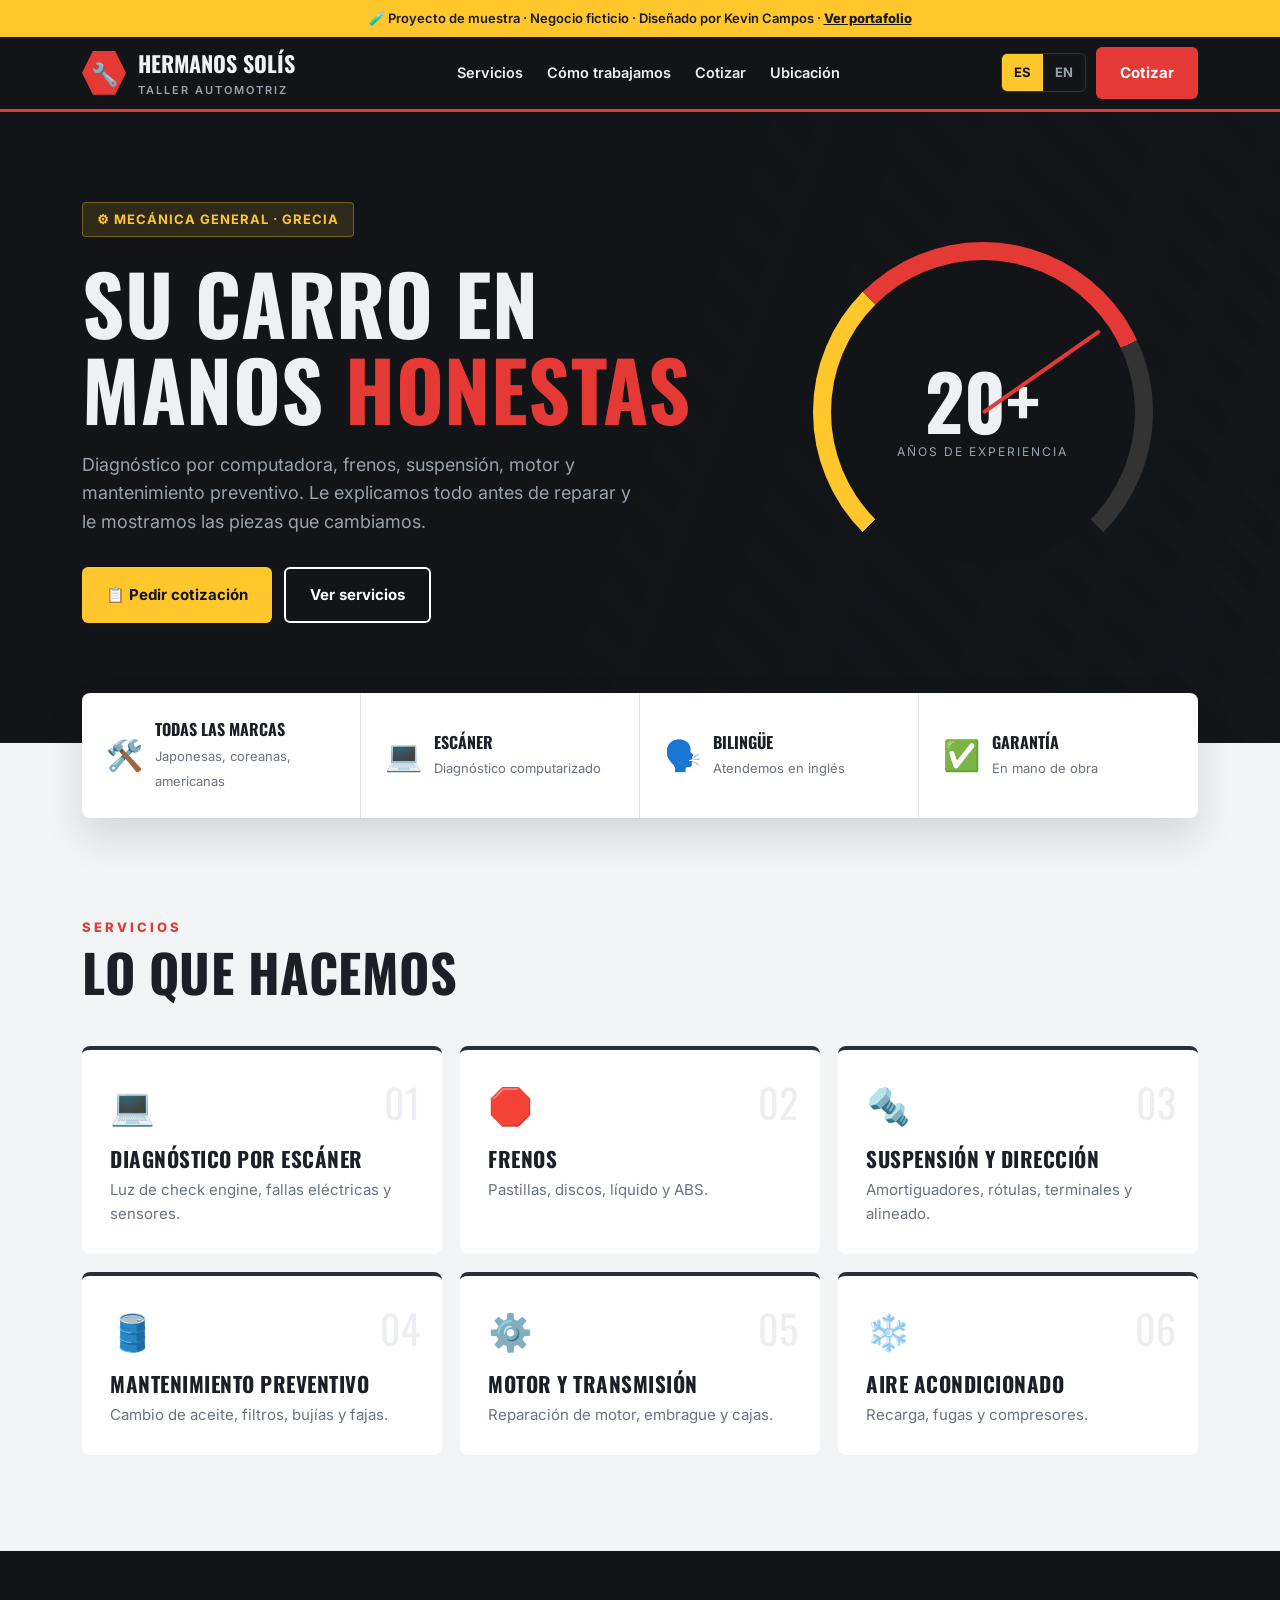
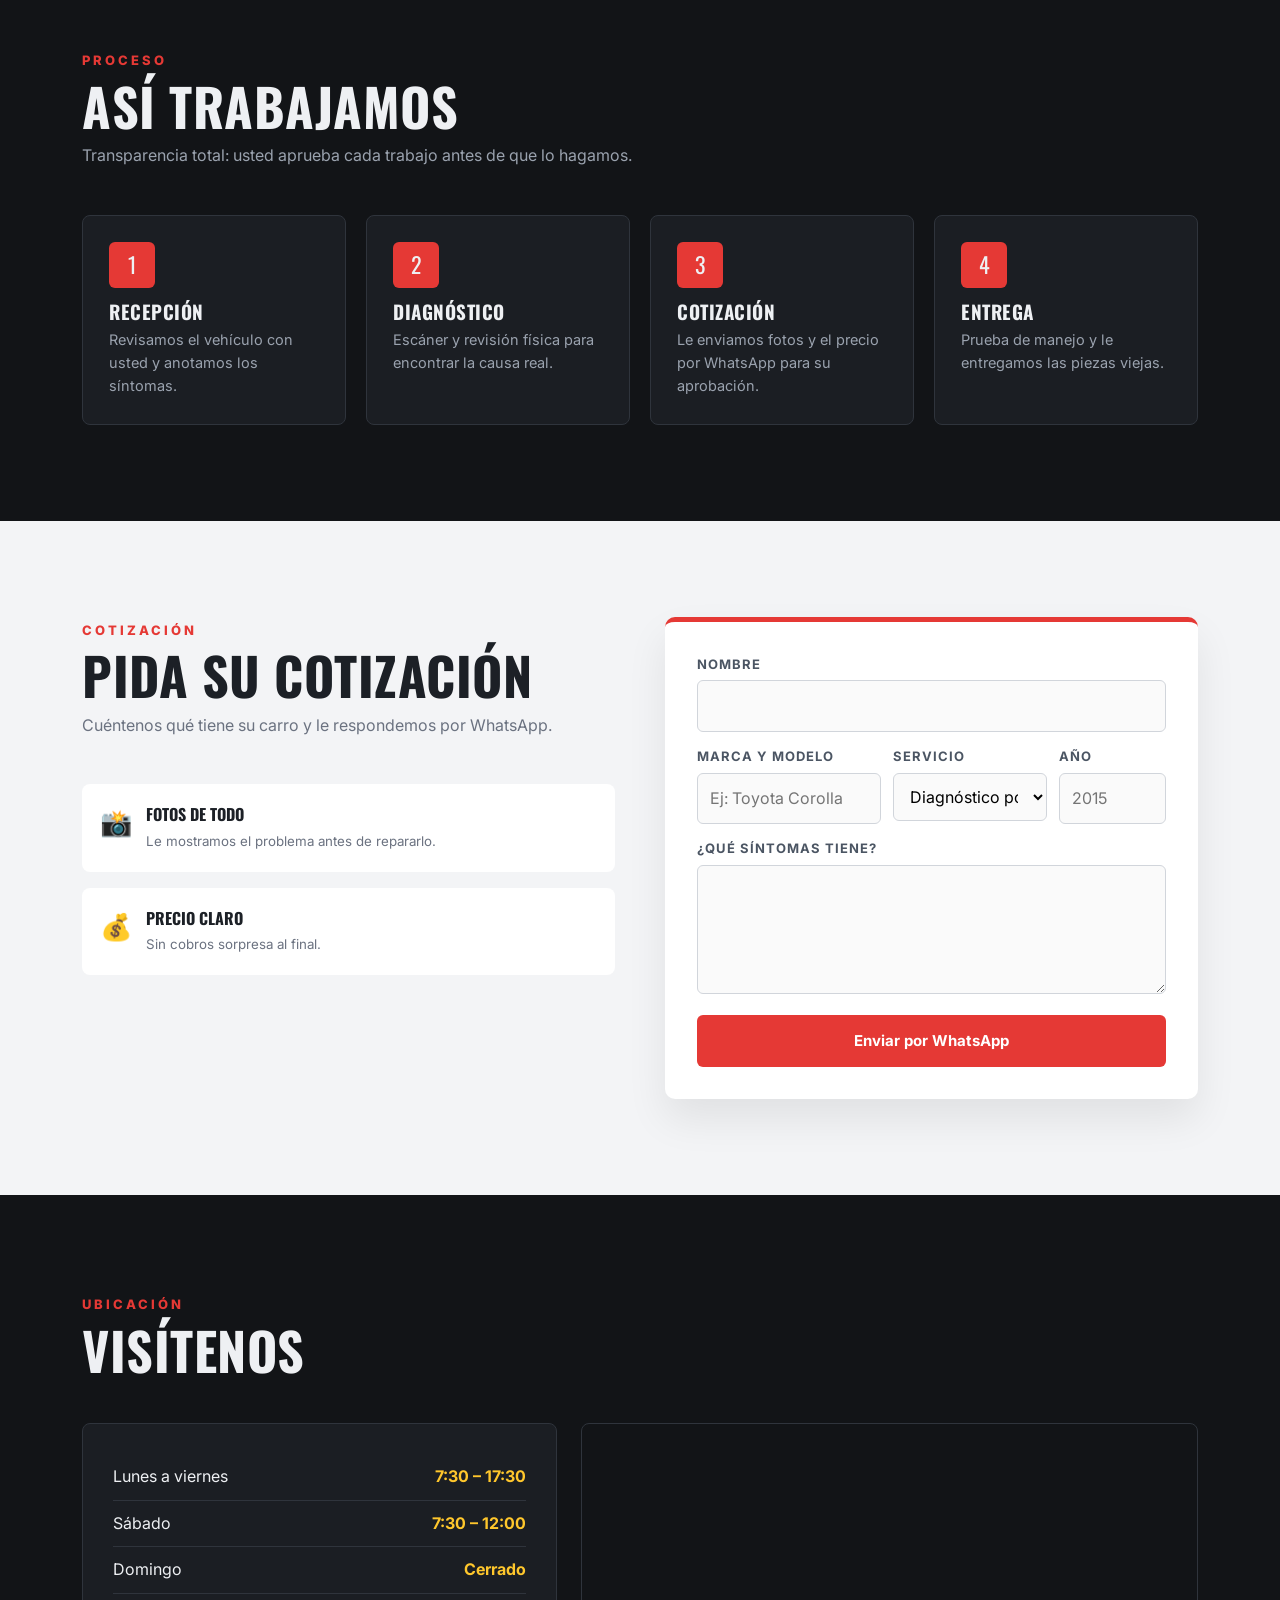
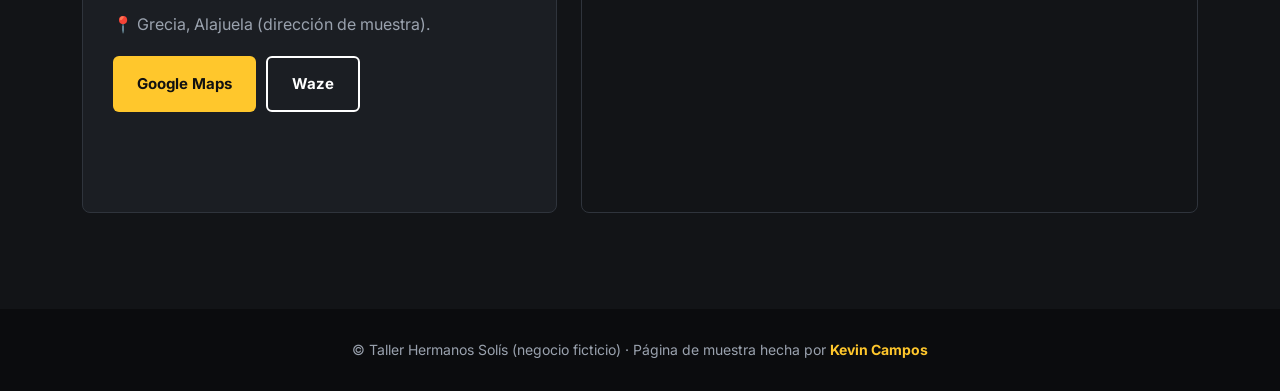
<file: index (4).html>
<!DOCTYPE html>
<html lang="es">
<head>
<meta charset="UTF-8">
<meta name="viewport" content="width=device-width, initial-scale=1.0">
<title>Taller Hermanos Solís | Mecánica automotriz en Grecia (demo)</title>
<meta name="description" content="Demo de página web bilingüe para un taller mecánico: servicios, cotización por WhatsApp y ubicación.">
<link rel="preconnect" href="https://fonts.googleapis.com">
<link href="https://fonts.googleapis.com/css2?family=Oswald:wght@500;700&family=Inter:wght@400;500;600;700&display=swap" rel="stylesheet">
<style>
:root{--dark:#121417;--dark2:#1b1e23;--steel:#2a2f37;--red:#e53935;--red-d:#c62828;--yellow:#ffc72c;--txt:#eef0f3;--muted:#9aa2ae;--line:#2f343c;--light:#f3f4f6}
*{box-sizing:border-box;margin:0;padding:0}
html{scroll-behavior:smooth;scroll-padding-top:80px}
body{font-family:Inter,sans-serif;background:var(--light);color:#1c2026;line-height:1.6}
h1,h2,h3{font-family:Oswald,sans-serif;text-transform:uppercase;line-height:1.05;letter-spacing:.5px}
a{color:inherit;text-decoration:none}button{font:inherit;cursor:pointer}
.wrap{max-width:1160px;margin:0 auto;padding:0 22px}
.demo-badge{background:var(--yellow);color:#1a1a1a;font-size:13px;text-align:center;padding:8px;font-weight:600}
.demo-badge a{text-decoration:underline;font-weight:800}
header{position:sticky;top:0;z-index:40;background:var(--dark);color:var(--txt);border-bottom:3px solid var(--red)}
.nav{display:flex;justify-content:space-between;align-items:center;height:72px;gap:16px}
.logo{display:flex;align-items:center;gap:12px;font-family:Oswald;font-weight:700;font-size:22px;text-transform:uppercase}
.logo i{font-style:normal;width:44px;height:44px;background:var(--red);display:grid;place-items:center;font-size:22px;clip-path:polygon(25% 0,75% 0,100% 50%,75% 100%,25% 100%,0 50%)}
.logo small{display:block;font-family:Inter;font-size:11px;color:var(--muted);letter-spacing:2px;font-weight:600}
.nav ul{display:flex;gap:24px;list-style:none;font-weight:600;font-size:14.5px}
.nav ul a:hover{color:var(--yellow)}
.nav-r{display:flex;gap:10px;align-items:center}
.lang{display:flex;border:1px solid var(--line);border-radius:6px;overflow:hidden}
.lang button{background:none;border:0;color:var(--muted);padding:8px 12px;font-weight:700;font-size:13px}
.lang button.on{background:var(--yellow);color:#111}
.btn{display:inline-flex;align-items:center;justify-content:center;gap:8px;padding:14px 24px;border-radius:6px;font-weight:700;border:0;transition:all .2s;font-size:15px}
.btn-r{background:var(--red);color:#fff}.btn-r:hover{background:var(--red-d)}
.btn-y{background:var(--yellow);color:#111}
.btn-o{border:2px solid #fff;color:#fff;background:transparent}.btn-o:hover{background:#fff;color:#111}
.hero{background:linear-gradient(110deg,rgba(18,20,23,.97) 45%,rgba(18,20,23,.75)),repeating-linear-gradient(45deg,#1b1e23 0 22px,#16181c 22px 44px);color:var(--txt);padding:90px 0 120px;position:relative;overflow:hidden}
.hero-grid{display:grid;grid-template-columns:1.2fr .8fr;gap:40px;align-items:center}
.hero .kick{display:inline-flex;gap:8px;align-items:center;background:rgba(255,199,44,.12);color:var(--yellow);border:1px solid rgba(255,199,44,.35);padding:6px 14px;border-radius:4px;font-weight:700;font-size:13px;letter-spacing:1px;text-transform:uppercase;margin-bottom:22px}
.hero h1{font-size:clamp(44px,6.4vw,82px)}
.hero h1 span{color:var(--red)}
.hero p{color:var(--muted);font-size:18px;max-width:560px;margin:20px 0 30px}
.ctas{display:flex;gap:12px;flex-wrap:wrap}
.gauge{aspect-ratio:1;max-width:340px;width:100%;margin:0 auto;border-radius:50%;background:conic-gradient(from 225deg,var(--yellow) 0 90deg,var(--red) 90deg 200deg,#333 200deg 270deg,transparent 270deg);display:grid;place-items:center;position:relative;padding:18px}
.gauge::before{content:"";position:absolute;inset:18px;border-radius:50%;background:var(--dark)}
.gauge .in{position:relative;text-align:center}
.gauge b{font-family:Oswald;font-size:76px;display:block;line-height:1}
.gauge small{color:var(--muted);text-transform:uppercase;letter-spacing:2px;font-size:12px}
.needle{position:absolute;width:4px;height:42%;background:var(--red);left:calc(50% - 2px);bottom:50%;transform-origin:bottom;transform:rotate(-135deg);border-radius:4px;animation:rev 2.4s ease-out forwards;z-index:2}
@keyframes rev{60%{transform:rotate(95deg)}100%{transform:rotate(55deg)}}
.trust{margin-top:-50px;position:relative;z-index:3}
.trust-g{background:#fff;display:grid;grid-template-columns:repeat(4,1fr);border-radius:8px;box-shadow:0 20px 40px rgba(0,0,0,.12);overflow:hidden}
.t{padding:24px;border-right:1px solid #e5e7eb;display:flex;gap:12px;align-items:center}
.t:last-child{border:0}
.t span{font-size:30px}.t b{display:block;font-family:Oswald;text-transform:uppercase}.t small{color:#6b7280;font-size:13px}
section{padding:96px 0}
.head{margin-bottom:46px}
.head small{color:var(--red);font-weight:800;letter-spacing:3px;text-transform:uppercase;font-size:13px}
.head h2{font-size:clamp(34px,4.6vw,52px);margin-top:6px}
.head p{color:#6b7280;max-width:560px;margin-top:10px}
.svc{display:grid;grid-template-columns:repeat(3,1fr);gap:18px}
.s{background:#fff;border-radius:8px;padding:28px;border-top:4px solid var(--steel);transition:all .25s;position:relative}
.s:hover{border-top-color:var(--red);transform:translateY(-4px);box-shadow:0 16px 30px rgba(0,0,0,.08)}
.s .ic{font-size:36px;margin-bottom:12px}
.s h3{font-size:21px;margin-bottom:8px}
.s p{color:#6b7280;font-size:15px}
.s .num{position:absolute;top:20px;right:22px;font-family:Oswald;font-size:40px;color:#eceef1}
.dark{background:var(--dark);color:var(--txt)}
.dark .head p{color:var(--muted)}
.proc{display:grid;grid-template-columns:repeat(4,1fr);gap:20px;counter-reset:p}
.pr{background:var(--dark2);border:1px solid var(--line);border-radius:8px;padding:26px}
.pr::before{counter-increment:p;content:counter(p);display:grid;place-items:center;width:46px;height:46px;background:var(--red);font-family:Oswald;font-size:22px;border-radius:6px;margin-bottom:14px}
.pr h3{font-size:19px;margin-bottom:6px}.pr p{color:var(--muted);font-size:14.5px}
.quote{display:grid;grid-template-columns:1fr 1fr;gap:50px;align-items:start}
.form{background:#fff;border-radius:10px;padding:32px;box-shadow:0 20px 40px rgba(0,0,0,.08);border-top:5px solid var(--red)}
.field{margin-bottom:14px}
.field label{display:block;font-weight:700;font-size:13px;text-transform:uppercase;letter-spacing:1px;color:#4b5563;margin-bottom:6px}
.field input,.field select,.field textarea{width:100%;border:1.5px solid #d1d5db;border-radius:6px;padding:12px;font:inherit;background:#fafafa}
.field input:focus,.field select:focus,.field textarea:focus{outline:none;border-color:var(--red)}
.f3{display:grid;grid-template-columns:1.2fr 1fr .7fr;gap:12px}
.form .btn{width:100%}
.why{list-style:none;display:grid;gap:16px;margin-top:10px}
.why li{display:flex;gap:14px;background:#fff;border-radius:8px;padding:18px}
.why li span{font-size:26px}.why b{font-family:Oswald;text-transform:uppercase;display:block}.why small{color:#6b7280}
.loc{display:grid;grid-template-columns:1fr 1.3fr;gap:24px}
.lc{background:var(--dark2);border:1px solid var(--line);border-radius:8px;padding:30px}
.lc table{width:100%;border-collapse:collapse}
.lc td{padding:10px 0;border-bottom:1px solid var(--line)}.lc td:last-child{text-align:right;color:var(--yellow);font-weight:700}
.map{border-radius:8px;overflow:hidden;min-height:380px;border:1px solid var(--line)}
.map iframe{width:100%;height:100%;min-height:380px;border:0}
footer{background:#0b0c0e;color:var(--muted);text-align:center;padding:30px 0;font-size:14px}
footer a{color:var(--yellow);font-weight:700}
.modal{position:fixed;inset:0;background:rgba(0,0,0,.7);display:none;place-items:center;z-index:100;padding:20px}
.modal.open{display:grid}
.mb{background:#fff;border-radius:10px;max-width:440px;width:100%;padding:28px;border-top:5px solid var(--red)}
.mb h3{font-size:28px}.mb p{color:#6b7280;margin:6px 0 14px;font-size:15px}
.bubble{background:#dcf8c6;border-radius:12px 12px 2px 12px;padding:14px;font-size:14.5px;white-space:pre-wrap;margin-bottom:18px}
.mb .btns{display:flex;gap:10px;flex-wrap:wrap}
.mb .btn-o{color:#111;border-color:#111}
@media(max-width:960px){.hero-grid,.quote,.loc{grid-template-columns:1fr}.svc{grid-template-columns:1fr 1fr}.proc,.trust-g{grid-template-columns:1fr 1fr}.t:nth-child(2){border-right:0}.nav ul{display:none}.gauge{max-width:240px}}
@media(max-width:600px){.svc,.proc,.trust-g,.f3{grid-template-columns:1fr}.t{border-right:0;border-bottom:1px solid #e5e7eb}.nav-r .btn{display:none}.logo small{display:none}}
</style>
</head>
<body>
<div class="demo-badge">🧪 Proyecto de muestra · Negocio ficticio · Diseñado por Kevin Campos · <a href="../../index.html">Ver portafolio</a></div>
<header><div class="wrap nav">
  <a href="#" class="logo"><i>🔧</i><div>Hermanos Solís<small>TALLER AUTOMOTRIZ</small></div></a>
  <ul><li><a href="#servicios" data-es="Servicios" data-en="Services">Servicios</a></li><li><a href="#proceso" data-es="Cómo trabajamos" data-en="How we work">Cómo trabajamos</a></li><li><a href="#cotizar" data-es="Cotizar" data-en="Get a quote">Cotizar</a></li><li><a href="#ubicacion" data-es="Ubicación" data-en="Location">Ubicación</a></li></ul>
  <div class="nav-r"><div class="lang"><button class="on" data-l="es">ES</button><button data-l="en">EN</button></div><a href="#cotizar" class="btn btn-r" data-es="Cotizar" data-en="Get a quote">Cotizar</a></div>
</div></header>

<section class="hero"><div class="wrap hero-grid">
  <div>
    <span class="kick" data-es="⚙ Mecánica general · Grecia" data-en="⚙ Full-service mechanics · Grecia">⚙ Mecánica general · Grecia</span>
    <h1 data-es="Su carro en manos <span>honestas</span>" data-en="Your car in <span>honest</span> hands">Su carro en manos <span>honestas</span></h1>
    <p data-es="Diagnóstico por computadora, frenos, suspensión, motor y mantenimiento preventivo. Le explicamos todo antes de reparar y le mostramos las piezas que cambiamos." data-en="Computer diagnostics, brakes, suspension, engine work and preventive maintenance. We explain everything before we repair and show you the parts we replace.">Diagnóstico por computadora, frenos, suspensión, motor y mantenimiento preventivo. Le explicamos todo antes de reparar y le mostramos las piezas que cambiamos.</p>
    <div class="ctas"><a href="#cotizar" class="btn btn-y" data-es="📋 Pedir cotización" data-en="📋 Request a quote">📋 Pedir cotización</a><a href="#servicios" class="btn btn-o" data-es="Ver servicios" data-en="See services">Ver servicios</a></div>
  </div>
  <div class="gauge"><div class="needle"></div><div class="in"><b>20+</b><small data-es="años de experiencia" data-en="years of experience">años de experiencia</small></div></div>
</div></section>

<div class="wrap trust"><div class="trust-g">
  <div class="t"><span>🛠️</span><div><b data-es="Todas las marcas" data-en="All makes">Todas las marcas</b><small data-es="Japonesas, coreanas, americanas" data-en="Japanese, Korean, American">Japonesas, coreanas, americanas</small></div></div>
  <div class="t"><span>💻</span><div><b data-es="Escáner" data-en="Scanner">Escáner</b><small data-es="Diagnóstico computarizado" data-en="Computer diagnostics">Diagnóstico computarizado</small></div></div>
  <div class="t"><span>🗣️</span><div><b data-es="Bilingüe" data-en="Bilingual">Bilingüe</b><small data-es="Atendemos en inglés" data-en="We speak English">Atendemos en inglés</small></div></div>
  <div class="t"><span>✅</span><div><b data-es="Garantía" data-en="Warranty">Garantía</b><small data-es="En mano de obra" data-en="On labor">En mano de obra</small></div></div>
</div></div>

<section id="servicios"><div class="wrap">
  <div class="head"><small data-es="Servicios" data-en="Services">Servicios</small><h2 data-es="Lo que hacemos" data-en="What we do">Lo que hacemos</h2></div>
  <div class="svc" id="svc"></div>
</div></section>

<section class="dark" id="proceso"><div class="wrap">
  <div class="head"><small data-es="Proceso" data-en="Process">Proceso</small><h2 data-es="Así trabajamos" data-en="How we work">Así trabajamos</h2><p data-es="Transparencia total: usted aprueba cada trabajo antes de que lo hagamos." data-en="Full transparency: you approve every job before we do it.">Transparencia total: usted aprueba cada trabajo antes de que lo hagamos.</p></div>
  <div class="proc">
    <div class="pr"><h3 data-es="Recepción" data-en="Drop-off">Recepción</h3><p data-es="Revisamos el vehículo con usted y anotamos los síntomas." data-en="We inspect the vehicle with you and note the symptoms.">Revisamos el vehículo con usted y anotamos los síntomas.</p></div>
    <div class="pr"><h3 data-es="Diagnóstico" data-en="Diagnosis">Diagnóstico</h3><p data-es="Escáner y revisión física para encontrar la causa real." data-en="Scanner and hands-on inspection to find the real cause.">Escáner y revisión física para encontrar la causa real.</p></div>
    <div class="pr"><h3 data-es="Cotización" data-en="Quote">Cotización</h3><p data-es="Le enviamos fotos y el precio por WhatsApp para su aprobación." data-en="We send photos and the price via WhatsApp for approval.">Le enviamos fotos y el precio por WhatsApp para su aprobación.</p></div>
    <div class="pr"><h3 data-es="Entrega" data-en="Pick-up">Entrega</h3><p data-es="Prueba de manejo y le entregamos las piezas viejas." data-en="Road test, and we hand you the old parts.">Prueba de manejo y le entregamos las piezas viejas.</p></div>
  </div>
</div></section>

<section id="cotizar"><div class="wrap quote">
  <div>
    <div class="head"><small data-es="Cotización" data-en="Quote">Cotización</small><h2 data-es="Pida su cotización" data-en="Get your quote">Pida su cotización</h2><p data-es="Cuéntenos qué tiene su carro y le respondemos por WhatsApp." data-en="Tell us what's going on with your car and we'll reply on WhatsApp.">Cuéntenos qué tiene su carro y le respondemos por WhatsApp.</p></div>
    <ul class="why">
      <li><span>📸</span><div><b data-es="Fotos de todo" data-en="Photos of everything">Fotos de todo</b><small data-es="Le mostramos el problema antes de repararlo." data-en="We show you the problem before fixing it.">Le mostramos el problema antes de repararlo.</small></div></li>
      <li><span>💰</span><div><b data-es="Precio claro" data-en="Clear pricing">Precio claro</b><small data-es="Sin cobros sorpresa al final." data-en="No surprise charges at the end.">Sin cobros sorpresa al final.</small></div></li>
    </ul>
  </div>
  <form class="form" id="qf">
    <div class="field"><label data-es="Nombre" data-en="Name">Nombre</label><input id="qn" required></div>
    <div class="f3">
      <div class="field"><label data-es="Marca y modelo" data-en="Make & model">Marca y modelo</label><input id="qm" required placeholder="Ej: Toyota Corolla"></div>
      <div class="field"><label data-es="Servicio" data-en="Service">Servicio</label><select id="qs"></select></div>
      <div class="field"><label data-es="Año" data-en="Year">Año</label><input id="qy" type="number" min="1980" max="2027" placeholder="2015"></div>
    </div>
    <div class="field"><label data-es="¿Qué síntomas tiene?" data-en="What are the symptoms?">¿Qué síntomas tiene?</label><textarea id="qp" rows="4" required></textarea></div>
    <button class="btn btn-r" type="submit" data-es="Enviar por WhatsApp" data-en="Send via WhatsApp">Enviar por WhatsApp</button>
  </form>
</div></section>

<section class="dark" id="ubicacion"><div class="wrap">
  <div class="head"><small data-es="Ubicación" data-en="Location">Ubicación</small><h2 data-es="Visítenos" data-en="Visit us">Visítenos</h2></div>
  <div class="loc">
    <div class="lc">
      <table>
        <tr><td data-es="Lunes a viernes" data-en="Monday to Friday">Lunes a viernes</td><td>7:30 – 17:30</td></tr>
        <tr><td data-es="Sábado" data-en="Saturday">Sábado</td><td>7:30 – 12:00</td></tr>
        <tr><td data-es="Domingo" data-en="Sunday">Domingo</td><td data-es="Cerrado" data-en="Closed">Cerrado</td></tr>
      </table>
      <p style="color:var(--muted);margin:18px 0" data-es="📍 Grecia, Alajuela (dirección de muestra)." data-en="📍 Grecia, Alajuela (sample address).">📍 Grecia, Alajuela (dirección de muestra).</p>
      <div style="display:flex;gap:10px;flex-wrap:wrap"><a class="btn btn-y" href="https://www.google.com/maps/search/?api=1&query=Grecia+Alajuela" target="_blank" rel="noopener">Google Maps</a><a class="btn btn-o" href="https://waze.com/ul?q=Grecia%20Alajuela" target="_blank" rel="noopener">Waze</a></div>
    </div>
    <div class="map"><iframe src="https://maps.google.com/maps?q=Grecia%20Alajuela%20Costa%20Rica&z=14&output=embed" loading="lazy" title="Mapa"></iframe></div>
  </div>
</div></section>

<footer data-es="© Taller Hermanos Solís (negocio ficticio) · Página de muestra hecha por <a href='../../index.html'>Kevin Campos</a>" data-en="© Hermanos Solís Auto Shop (fictional business) · Sample site by <a href='../../index.html'>Kevin Campos</a>">© Taller Hermanos Solís (negocio ficticio) · Página de muestra hecha por <a href="../../index.html">Kevin Campos</a></footer>

<div class="modal" id="modal"><div class="mb">
  <h3 data-es="¡Así funciona!" data-en="That's how it works!">¡Así funciona!</h3>
  <p data-es="En la página real, esta cotización le llega directo al WhatsApp del taller:" data-en="On the real site, this quote request goes straight to the shop's WhatsApp:">En la página real, esta cotización le llega directo al WhatsApp del taller:</p>
  <div class="bubble" id="bubble"></div>
  <div class="btns"><a class="btn btn-r" id="wantBtn" target="_blank" rel="noopener" data-es="Quiero una página así" data-en="I want a site like this">Quiero una página así</a><button class="btn btn-o" onclick="closeModal()" data-es="Cerrar" data-en="Close">Cerrar</button></div>
</div></div>

<script>
const KEVIN_WA="50670323812";
let lang="es";
const svcs=[["💻","Diagnóstico por escáner","Scanner diagnostics","Luz de check engine, fallas eléctricas y sensores.","Check engine light, electrical faults and sensors."],["🛑","Frenos","Brakes","Pastillas, discos, líquido y ABS.","Pads, rotors, fluid and ABS."],["🔩","Suspensión y dirección","Suspension & steering","Amortiguadores, rótulas, terminales y alineado.","Shocks, ball joints, tie rods and alignment."],["🛢️","Mantenimiento preventivo","Preventive maintenance","Cambio de aceite, filtros, bujías y fajas.","Oil change, filters, spark plugs and belts."],["⚙️","Motor y transmisión","Engine & transmission","Reparación de motor, embrague y cajas.","Engine repair, clutch and gearboxes."],["❄️","Aire acondicionado","Air conditioning","Recarga, fugas y compresores.","Recharge, leaks and compressors."]];
function renderSvc(){document.getElementById("svc").innerHTML=svcs.map((s,i)=>`<div class="s"><span class="num">0${i+1}</span><div class="ic">${s[0]}</div><h3>${lang==="es"?s[1]:s[2]}</h3><p>${lang==="es"?s[3]:s[4]}</p></div>`).join("");
 document.getElementById("qs").innerHTML=svcs.map(s=>`<option>${lang==="es"?s[1]:s[2]}</option>`).join("")}
function setLang(l){lang=l;document.documentElement.lang=l;document.querySelectorAll("[data-es]").forEach(el=>el.innerHTML=el.dataset[l]);document.querySelectorAll(".lang button").forEach(b=>b.classList.toggle("on",b.dataset.l===l));renderSvc()}
document.querySelector(".lang").onclick=e=>{const b=e.target.closest("button");if(b)setLang(b.dataset.l)};
renderSvc();
document.getElementById("qf").onsubmit=e=>{e.preventDefault();const v=id=>document.getElementById(id).value.trim();
 const msg=lang==="es"?`Hola Taller Hermanos Solís 🔧 Quisiera una cotización:\n\n• Nombre: ${v("qn")}\n• Vehículo: ${v("qm")} ${v("qy")}\n• Servicio: ${v("qs")}\n• Síntomas: ${v("qp")}`:`Hi Hermanos Solís 🔧 I'd like a quote:\n\n• Name: ${v("qn")}\n• Vehicle: ${v("qm")} ${v("qy")}\n• Service: ${v("qs")}\n• Symptoms: ${v("qp")}`;
 document.getElementById("bubble").textContent=msg;
 document.getElementById("wantBtn").href=`https://wa.me/${KEVIN_WA}?text=${encodeURIComponent("Hola Kevin, vi la demo del taller y me interesa una página así para mi negocio.")}`;
 document.getElementById("modal").classList.add("open")};
function closeModal(){document.getElementById("modal").classList.remove("open")}
document.getElementById("modal").onclick=e=>{if(e.target.id==="modal")closeModal()};
</script>
</body>
</html>
</file>
